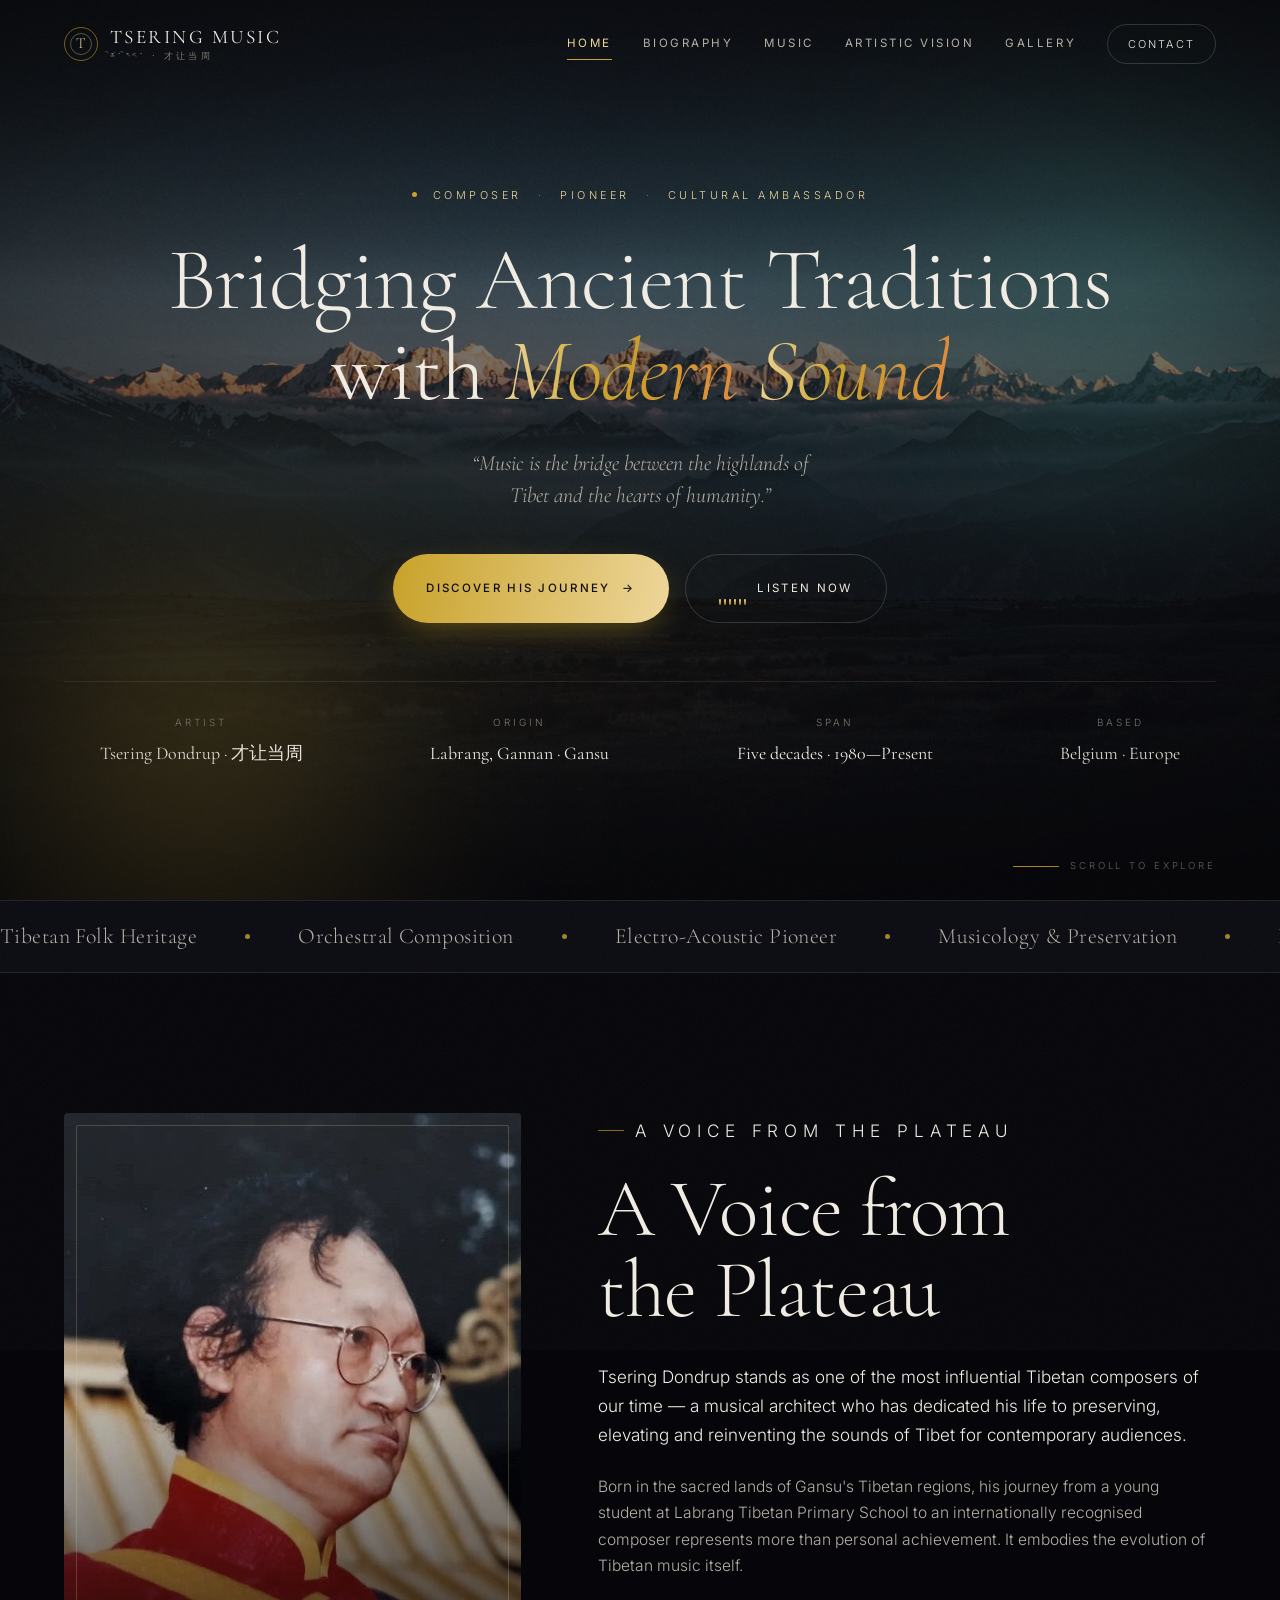
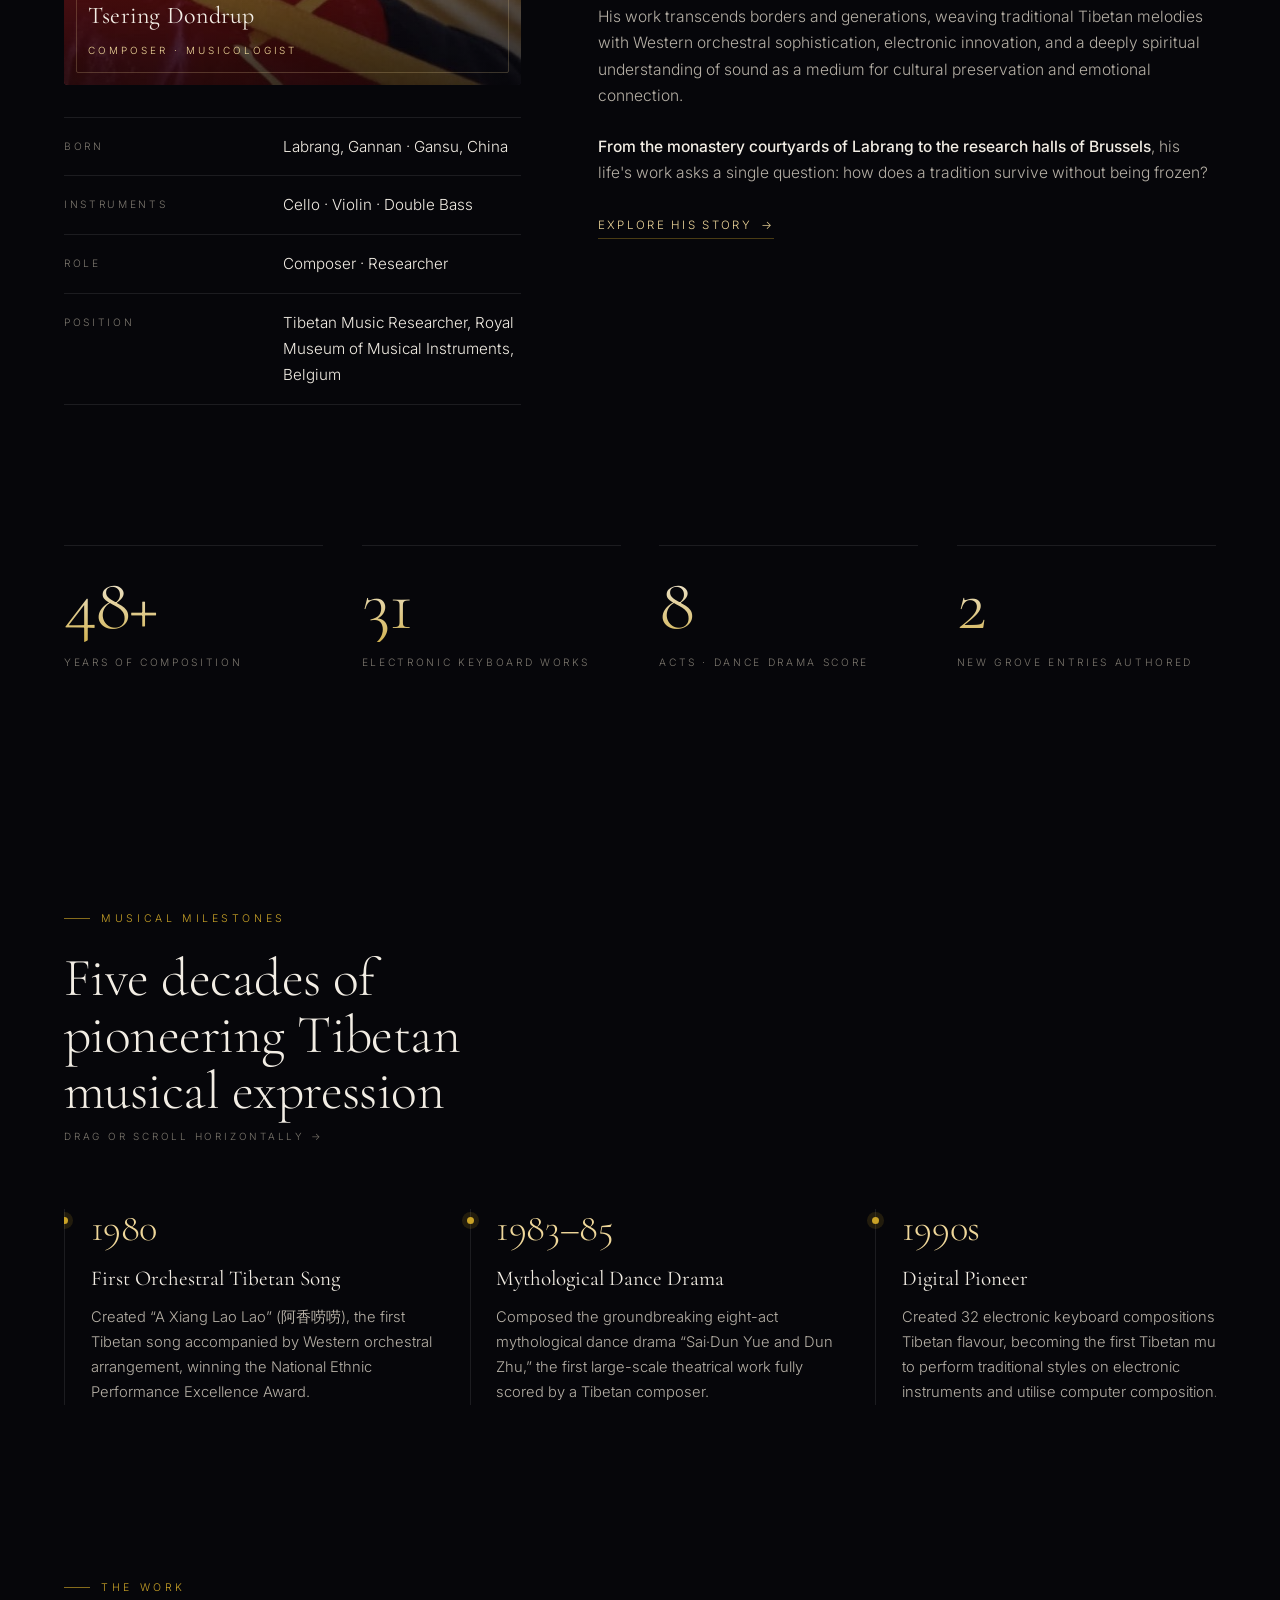
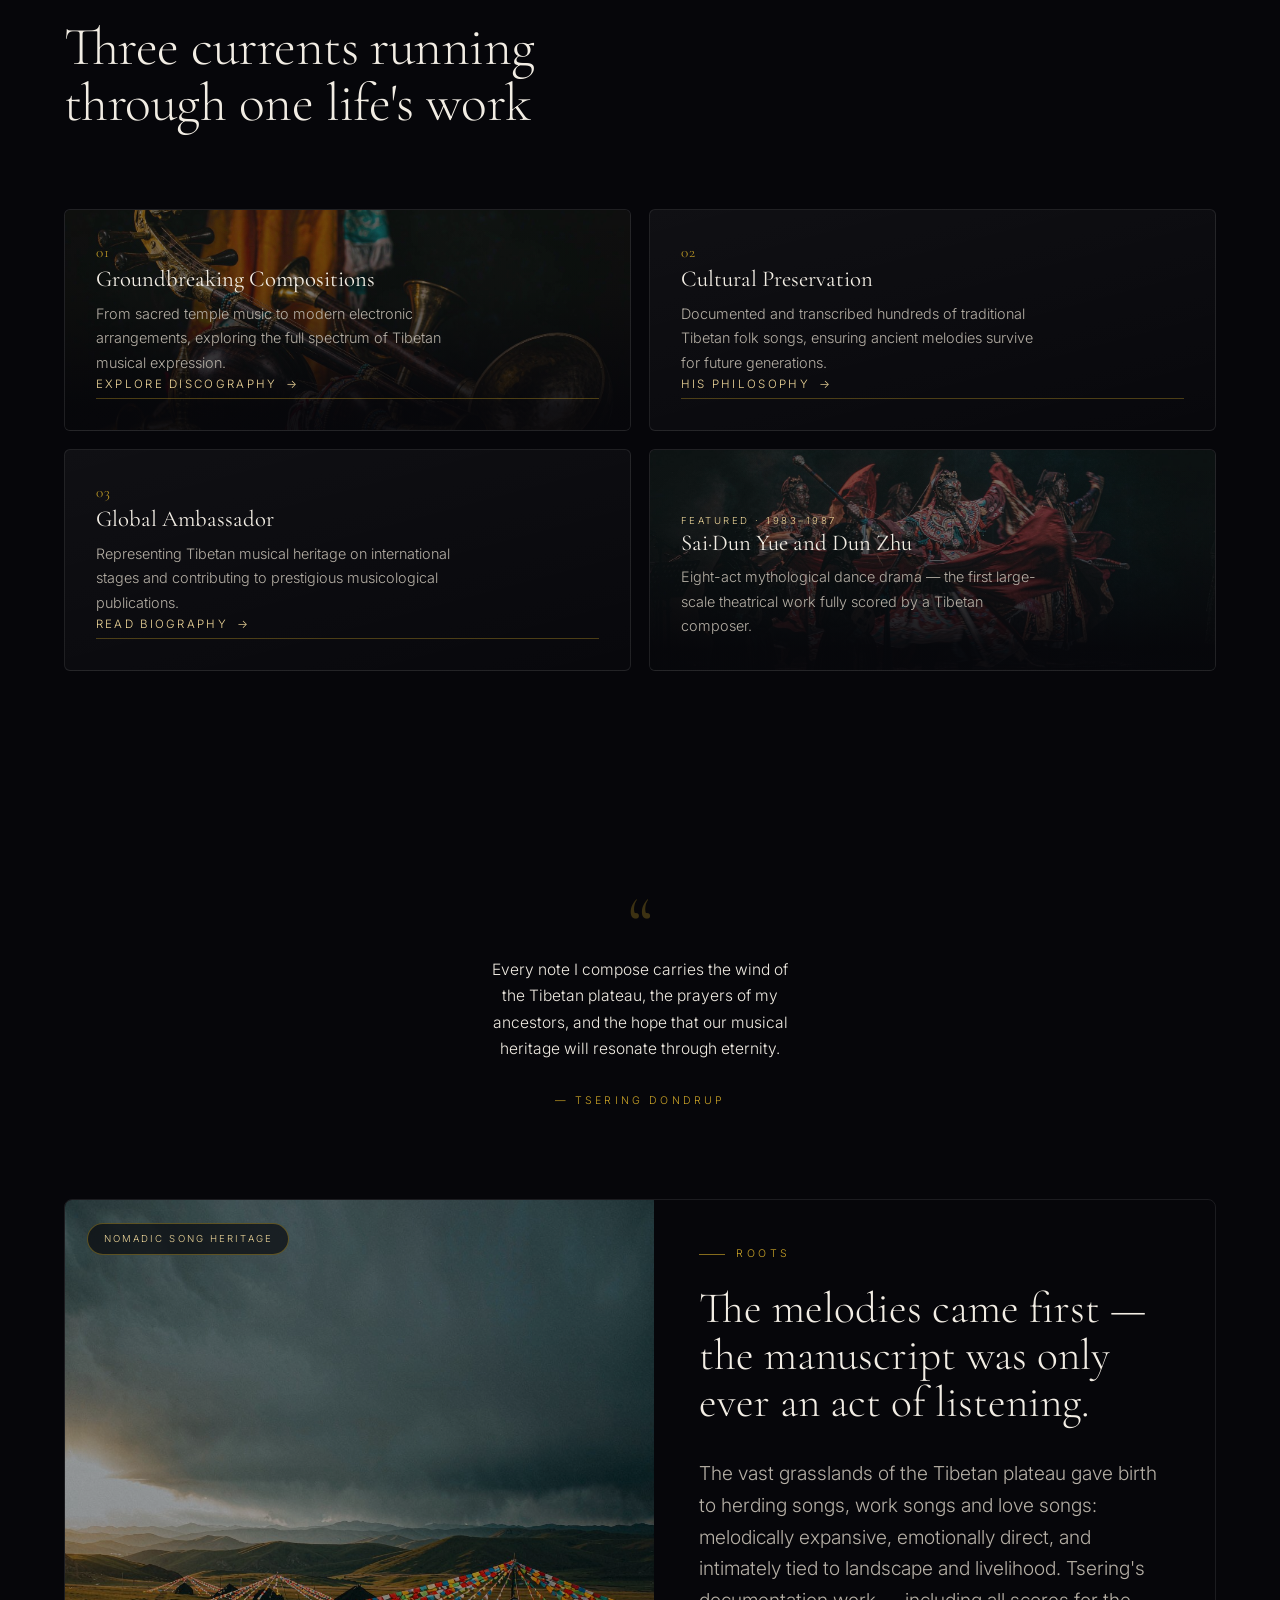
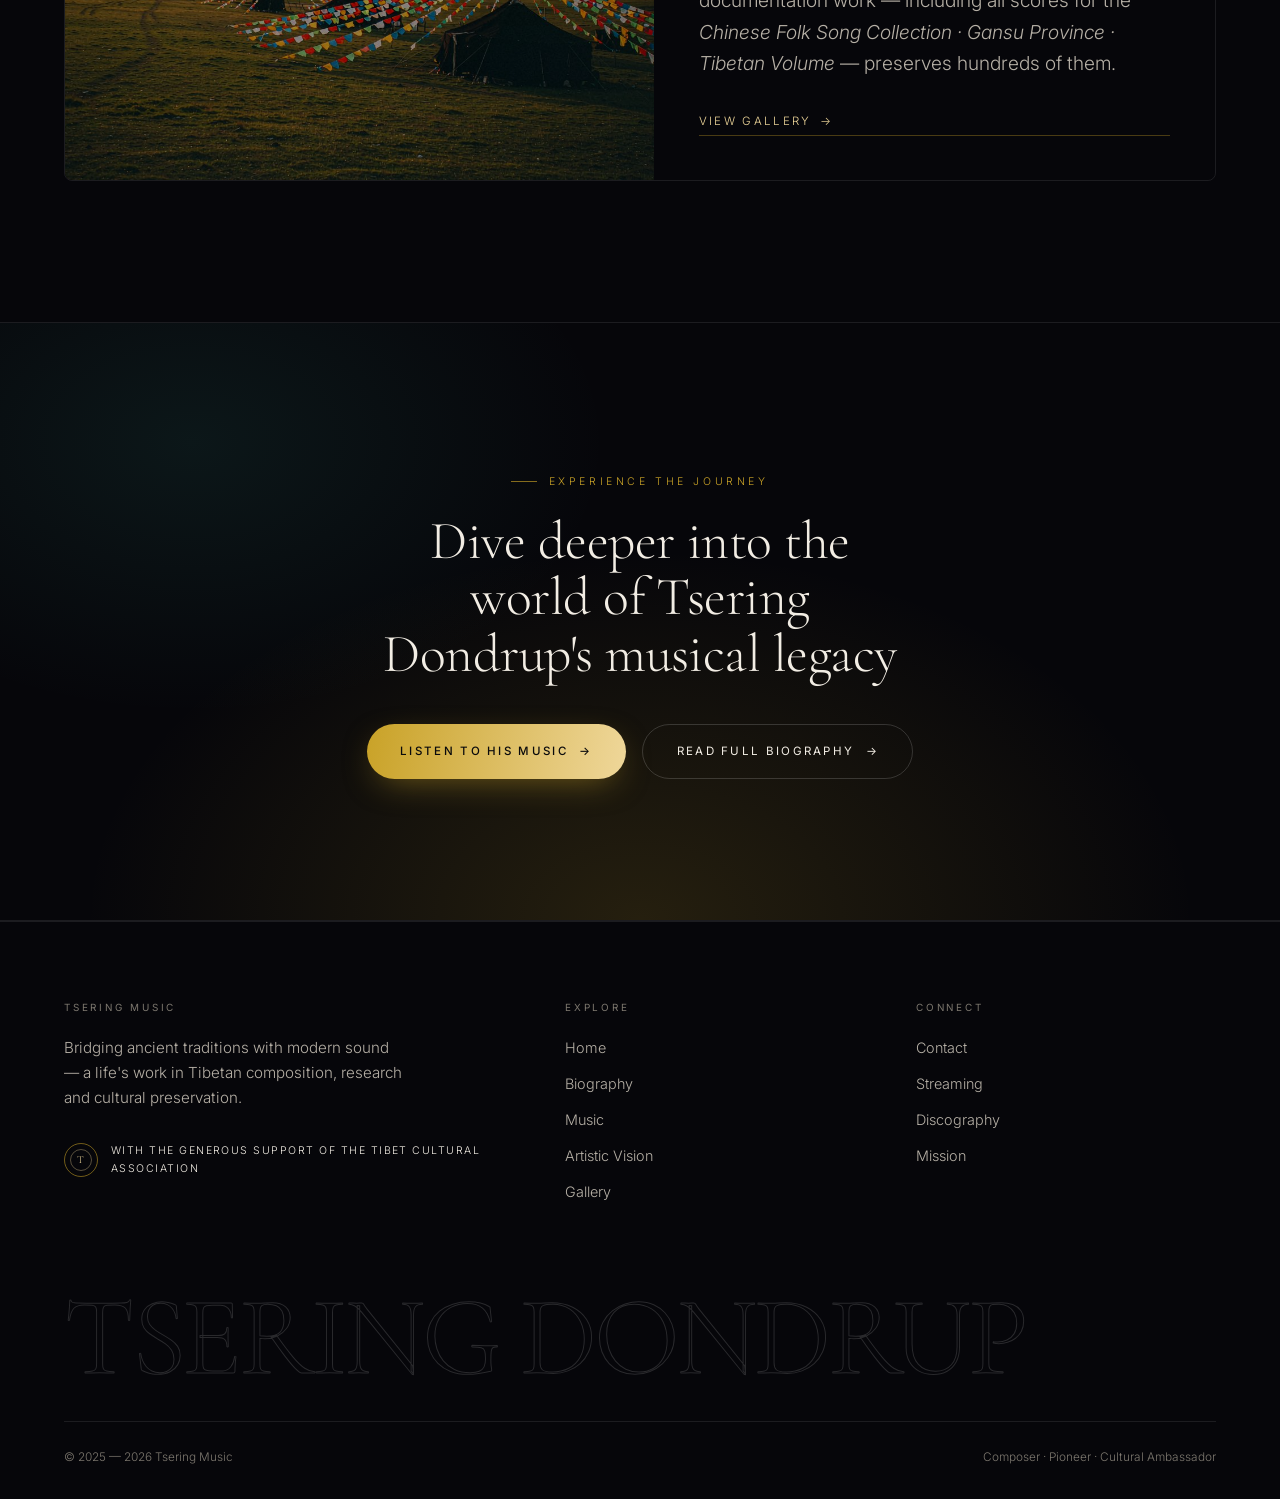
<file: index.html>
<!DOCTYPE html>
<html lang="en">
<head>
<script>document.documentElement.classList.add("js");</script>

<meta charset="UTF-8">
<meta name="viewport" content="width=device-width, initial-scale=1">
<title>Tsering Music — Tsering Dondrup · Tibetan Composer</title>
<meta name="description" content="Tsering Dondrup — composer, musicologist and cultural ambassador. Five decades of pioneering Tibetan musical expression, bridging ancient tradition with modern sound.">
<meta name="theme-color" content="#06060a">
<meta property="og:title" content="Tsering Music — Bridging Ancient Traditions with Modern Sound">
<meta property="og:description" content="The musical legacy of Tsering Dondrup: Tibetan composer, pioneer and cultural ambassador.">
<meta property="og:image" content="assets/img/plateau-dawn.jpg">
<link rel="preconnect" href="https://fonts.googleapis.com">
<link rel="preconnect" href="https://fonts.gstatic.com" crossorigin>
<link href="https://fonts.googleapis.com/css2?family=Cormorant+Garamond:ital,wght@0,300;0,400;0,500;1,300;1,400&family=Inter:wght@200;300;400;500&display=swap" rel="stylesheet">
<link rel="stylesheet" href="assets/css/style.css">
</head>
<body>

<a class="skip" href="#main">Skip to main content</a>

<!-- Preloader -->
<div class="loader">
  <div class="loader__inner">
    <div class="loader__mark">Tsering Dondrup</div>
    <div class="loader__rule"></div>
    <div class="loader__pct">000 — Loading</div>
  </div>
</div>

<div class="grain" aria-hidden="true"></div>
<div class="vignette" aria-hidden="true"></div>
<div class="progress"><div class="progress__bar"></div></div>

<!-- ================= NAV ================= -->
<header class="nav">
  <a class="brand" href="index.html" aria-label="Tsering Music — home">
    <span class="brand__glyph"><span>T</span></span>
    <span class="brand__name">Tsering Music<small>ཚེ་རིང་ · 才让当周</small></span>
  </a>

  <nav class="nav__links" aria-label="Primary">
    <a class="nav__link is-active" href="index.html">Home</a>
    <a class="nav__link" href="biography.html">Biography</a>
    <a class="nav__link" href="music.html">Music</a>
    <a class="nav__link" href="artistic-vision.html">Artistic Vision</a>
    <a class="nav__link" href="gallery.html">Gallery</a>
    <a class="nav__cta" href="contact.html"><span>Contact</span></a>
  </nav>

  <button class="burger" aria-label="Open menu" aria-expanded="false">
    <i></i><i></i><i></i>
  </button>
</header>

<div class="drawer" id="drawer">
  <a href="index.html">Home</a>
  <a href="biography.html">Biography</a>
  <a href="music.html">Music</a>
  <a href="artistic-vision.html">Artistic Vision</a>
  <a href="gallery.html">Gallery</a>
  <a href="contact.html">Contact</a>
  <p class="drawer__foot">Tibetan Music Researcher · Royal Museum of Musical Instruments, Belgium</p>
</div>

<main id="main">

<!-- ================= HERO ================= -->
<section class="hero">
  <div class="hero__bg" aria-hidden="true"></div>
  <div class="hero__scrim" aria-hidden="true"></div>
  <div class="hero__aura hero__aura--a" aria-hidden="true"></div>
  <div class="hero__aura hero__aura--b" aria-hidden="true"></div>

  <div class="wrap hero__inner">
    <p class="hero__kicker">
      <i></i> Composer <span class="muted">·</span> Pioneer <span class="muted">·</span> Cultural Ambassador
    </p>

    <h1 class="hero__title js-split">Bridging Ancient Traditions with <em>Modern Sound</em></h1>

    <p class="hero__sub">“Music is the bridge between the highlands of Tibet and the hearts of humanity.”</p>

    <div class="btn-row">
      <a class="btn btn--solid" href="#introduction">
        <span class="btn__label">Discover His Journey</span>
        <span class="btn__arrow" aria-hidden="true">→</span>
      </a>
      <a class="btn btn--ghost" href="music.html">
        <span class="eq" data-bars="6" aria-hidden="true"></span>
        <span class="btn__label">Listen Now</span>
      </a>
    </div>

    <dl class="hero__meta">
      <div>
        <dt>Artist</dt>
        <dd>Tsering Dondrup · 才让当周</dd>
      </div>
      <div>
        <dt>Origin</dt>
        <dd>Labrang, Gannan · Gansu</dd>
      </div>
      <div>
        <dt>Span</dt>
        <dd>Five decades · 1980—Present</dd>
      </div>
      <div>
        <dt>Based</dt>
        <dd>Belgium · Europe</dd>
      </div>
    </dl>
  </div>

  <div class="scroll-cue" aria-hidden="true">
    <span class="scroll-cue__line"></span> Scroll to explore
  </div>
</section>

<!-- ================= MARQUEE ================= -->
<div class="marquee" aria-hidden="true">
  <div class="marquee__track">
    <span class="marquee__item">Tibetan Folk Heritage</span>
    <span class="marquee__item">Orchestral Composition</span>
    <span class="marquee__item">Electro-Acoustic Pioneer</span>
    <span class="marquee__item">Musicology &amp; Preservation</span>
    <span class="marquee__item">Labrang Monastery Tradition</span>
    <span class="marquee__item">New Grove Dictionary</span>
    <span class="marquee__item">Dance Drama Scoring</span>
    <span class="marquee__item">Cultural Ambassador</span>
  </div>
  <div class="marquee__track">
    <span class="marquee__item">Tibetan Folk Heritage</span>
    <span class="marquee__item">Orchestral Composition</span>
    <span class="marquee__item">Electro-Acoustic Pioneer</span>
    <span class="marquee__item">Musicology &amp; Preservation</span>
    <span class="marquee__item">Labrang Monastery Tradition</span>
    <span class="marquee__item">New Grove Dictionary</span>
    <span class="marquee__item">Dance Drama Scoring</span>
    <span class="marquee__item">Cultural Ambassador</span>
  </div>
</div>

<!-- ================= INTRODUCTION ================= -->
<section class="section" id="introduction">
  <div class="wrap">
    <div class="split">
      <aside class="split__aside">
        <div class="portrait" data-reveal="scale">
          <img src="assets/img/tsering-hero.jpg" alt="Portrait of Tsering Dondrup, Tibetan composer" loading="lazy">
          <span class="portrait__frame"></span>
          <div class="portrait__cap">
            <strong>Tsering Dondrup</strong>
            <span>Composer · Musicologist</span>
          </div>
        </div>

        <dl class="facts">
          <div><dt>Born</dt><dd>Labrang, Gannan · Gansu, China</dd></div>
          <div><dt>Instruments</dt><dd>Cello · Violin · Double Bass</dd></div>
          <div><dt>Role</dt><dd>Composer · Researcher</dd></div>
          <div><dt>Position</dt><dd>Tibetan Music Researcher, Royal Museum of Musical Instruments, Belgium</dd></div>
        </dl>
      </aside>

      <div class="prose">
        <p class="eyebrow" data-reveal="fade">A Voice from the Plateau</p>
        <h2 class="h-display" data-reveal data-delay="60">A Voice from<br>the Plateau</h2>

        <div data-reveal data-delay="140">
          <p style="margin-top:2rem">Tsering Dondrup stands as one of the most influential Tibetan composers of our time — a musical architect who has dedicated his life to preserving, elevating and reinventing the sounds of Tibet for contemporary audiences.</p>
          <p>Born in the sacred lands of Gansu's Tibetan regions, his journey from a young student at Labrang Tibetan Primary School to an internationally recognised composer represents more than personal achievement. It embodies the evolution of Tibetan music itself.</p>
          <p>His work transcends borders and generations, weaving traditional Tibetan melodies with Western orchestral sophistication, electronic innovation, and a deeply spiritual understanding of sound as a medium for cultural preservation and emotional connection.</p>
          <p><strong>From the monastery courtyards of Labrang to the research halls of Brussels</strong>, his life's work asks a single question: how does a tradition survive without being frozen?</p>
          <a class="tlink" href="biography.html">Explore his story <span aria-hidden="true">→</span></a>
        </div>
      </div>
    </div>
  </div>
</section>

<!-- ================= STATS ================= -->
<section class="section section--tight" style="padding-top:0">
  <div class="wrap">
    <div class="stats">
      <div class="stat" data-reveal data-delay="0">
        <div class="stat__num"><span data-count="50">0</span>+</div>
        <div class="stat__label">Years of composition</div>
      </div>
      <div class="stat" data-reveal data-delay="80">
        <div class="stat__num"><span data-count="32">0</span></div>
        <div class="stat__label">Electronic keyboard works</div>
      </div>
      <div class="stat" data-reveal data-delay="160">
        <div class="stat__num"><span data-count="8">0</span></div>
        <div class="stat__label">Acts · dance drama score</div>
      </div>
      <div class="stat" data-reveal data-delay="240">
        <div class="stat__num"><span data-count="2">0</span></div>
        <div class="stat__label">New Grove entries authored</div>
      </div>
    </div>
  </div>
</section>

<!-- ================= MILESTONES ================= -->
<section class="section" id="milestones">
  <div class="wrap">
    <p class="eyebrow" data-reveal="fade">Musical Milestones</p>
    <h2 class="h2" data-reveal data-delay="60" style="max-width:18ch">Five decades of pioneering Tibetan musical expression</h2>
    <p class="tl-hint" data-reveal="fade">Drag or scroll horizontally →</p>

    <div class="timeline">
      <article class="tl-item" data-reveal data-delay="0">
        <span class="tl-item__year">1980</span>
        <h3 class="tl-item__title">First Orchestral Tibetan Song</h3>
        <p class="tl-item__text">Created “A Xiang Lao Lao” (阿香唠唠), the first Tibetan song accompanied by Western orchestral arrangement, winning the National Ethnic Performance Excellence Award.</p>
      </article>
      <article class="tl-item" data-reveal data-delay="60">
        <span class="tl-item__year">1983–85</span>
        <h3 class="tl-item__title">Mythological Dance Drama</h3>
        <p class="tl-item__text">Composed the groundbreaking eight-act mythological dance drama “Sai·Dun Yue and Dun Zhu,” the first large-scale theatrical work fully scored by a Tibetan composer.</p>
      </article>
      <article class="tl-item" data-reveal data-delay="120">
        <span class="tl-item__year">1990s</span>
        <h3 class="tl-item__title">Digital Pioneer</h3>
        <p class="tl-item__text">Created 32 electronic keyboard compositions with Tibetan flavour, becoming the first Tibetan musician to perform traditional styles on electronic instruments and utilise computer composition.</p>
      </article>
      <article class="tl-item" data-reveal data-delay="180">
        <span class="tl-item__year">1999</span>
        <h3 class="tl-item__title">International Recognition</h3>
        <p class="tl-item__text">Co-authored entries on Tibetan traditional music for the prestigious New Grove Dictionary of Music and Musicians, filling the gap of authentic Tibetan voices in international musicology.</p>
      </article>
      <article class="tl-item" data-reveal data-delay="240">
        <span class="tl-item__year">2005—</span>
        <h3 class="tl-item__title">Research &amp; Preservation</h3>
        <p class="tl-item__text">Appointed Tibetan Music Researcher at the Royal Museum of Musical Instruments in Belgium, continuing to bridge Eastern and Western musical understanding.</p>
      </article>
    </div>
  </div>
</section>

<!-- ================= BENTO / PILLARS ================= -->
<section class="section" id="work" style="padding-top:0">
  <div class="wrap">
    <p class="eyebrow" data-reveal="fade">The Work</p>
    <h2 class="h2" data-reveal data-delay="60" style="max-width:20ch">Three currents running through one life's work</h2>

    <div class="bento">
      <article class="card card--wide card--img" data-reveal data-delay="0">
        <img src="assets/img/instruments.jpg" alt="Traditional Tibetan musical instruments" loading="lazy">
        <div class="card__body">
          <span class="card__num">01</span>
          <h3 class="card__title">Groundbreaking Compositions</h3>
          <p class="card__text">From sacred temple music to modern electronic arrangements, exploring the full spectrum of Tibetan musical expression.</p>
          <a class="tlink" href="music.html">Explore discography <span aria-hidden="true">→</span></a>
        </div>
      </article>

      <article class="card card--wide" data-reveal data-delay="80">
        <span class="card__num">02</span>
        <h3 class="card__title">Cultural Preservation</h3>
        <p class="card__text">Documented and transcribed hundreds of traditional Tibetan folk songs, ensuring ancient melodies survive for future generations.</p>
        <a class="tlink" href="artistic-vision.html">His philosophy <span aria-hidden="true">→</span></a>
      </article>

      <article class="card card--third" data-reveal data-delay="140">
        <span class="card__num">03</span>
        <h3 class="card__title">Global Ambassador</h3>
        <p class="card__text">Representing Tibetan musical heritage on international stages and contributing to prestigious musicological publications.</p>
        <a class="tlink" href="biography.html">Read biography <span aria-hidden="true">→</span></a>
      </article>

      <article class="card card--third card--img" data-reveal data-delay="200">
        <img src="assets/img/dance-drama.jpg" alt="Tibetan dance drama performance on stage" loading="lazy">
        <div class="card__body">
          <span class="card__tag">Featured · 1983–1987</span>
          <h3 class="card__title">Sai·Dun Yue and Dun Zhu</h3>
          <p class="card__text">Eight-act mythological dance drama — the first large-scale theatrical work fully scored by a Tibetan composer.</p>
        </div>
      </article>
    </div>
  </div>
</section>

<!-- ================= QUOTE ================= -->
<section class="section section--tight">
  <div class="wrap">
    <blockquote class="quote quote-lg" data-reveal>
      <span class="quote__mark" aria-hidden="true">“</span>
      <p>Every note I compose carries the wind of the Tibetan plateau, the prayers of my ancestors, and the hope that our musical heritage will resonate through eternity.</p>
      <cite>— Tsering Dondrup</cite>
    </blockquote>
  </div>
</section>

<!-- ================= FEATURED IMAGE BAND ================= -->
<section class="section" style="padding-top:0">
  <div class="wrap">
    <div class="feature" data-reveal>
      <div class="feature__media">
        <img src="assets/img/prayer-flags.jpg" alt="Prayer flags over the Tibetan grasslands" loading="lazy">
        <span class="feature__badge">Nomadic Song Heritage</span>
      </div>
      <div class="feature__body">
        <p class="eyebrow">Roots</p>
        <h3 class="feature__title">The melodies came first — the manuscript was only ever an act of listening.</h3>
        <p class="lead mt-2">The vast grasslands of the Tibetan plateau gave birth to herding songs, work songs and love songs: melodically expansive, emotionally direct, and intimately tied to landscape and livelihood. Tsering's documentation work — including all scores for the <em>Chinese Folk Song Collection · Gansu Province · Tibetan Volume</em> — preserves hundreds of them.</p>
        <a class="tlink mt-2" href="gallery.html">View gallery <span aria-hidden="true">→</span></a>
      </div>
    </div>
  </div>
</section>

<!-- ================= CTA ================= -->
<section class="section cta">
  <div class="cta__bg" aria-hidden="true"></div>
  <div class="wrap">
    <p class="eyebrow" data-reveal="fade" style="justify-content:center">Experience the Journey</p>
    <h2 class="h2" data-reveal data-delay="60" style="max-width:20ch;margin-inline:auto">Dive deeper into the world of Tsering Dondrup's musical legacy</h2>
    <div class="btn-row" data-reveal data-delay="140">
      <a class="btn btn--solid" href="music.html">
        <span class="btn__label">Listen to His Music</span>
        <span class="btn__arrow" aria-hidden="true">→</span>
      </a>
      <a class="btn btn--ghost" href="biography.html">
        <span class="btn__label">Read Full Biography</span>
        <span class="btn__arrow" aria-hidden="true">→</span>
      </a>
    </div>
  </div>
</section>

</main>

<!-- ================= FOOTER ================= -->
<footer class="footer">
  <div class="wrap">
    <div class="footer__grid">
      <div>
        <h4>Tsering Music</h4>
        <p class="lead" style="font-size:0.95rem;max-width:38ch">Bridging ancient traditions with modern sound — a life's work in Tibetan composition, research and cultural preservation.</p>
        <div class="footer__support mt-2">
          <span class="brand__glyph"><span>T</span></span>
          <span>With the generous support of the Tibet Cultural Association</span>
        </div>
      </div>
      <div>
        <h4>Explore</h4>
        <ul>
          <li><a href="index.html">Home</a></li>
          <li><a href="biography.html">Biography</a></li>
          <li><a href="music.html">Music</a></li>
          <li><a href="artistic-vision.html">Artistic Vision</a></li>
          <li><a href="gallery.html">Gallery</a></li>
        </ul>
      </div>
      <div>
        <h4>Connect</h4>
        <ul>
          <li><a href="contact.html">Contact</a></li>
          <li><a href="music.html#listen">Streaming</a></li>
          <li><a href="music.html#discography">Discography</a></li>
          <li><a href="artistic-vision.html#mission">Mission</a></li>
        </ul>
      </div>
    </div>

    <div class="footer__big" aria-hidden="true">TSERING DONDRUP</div>

    <div class="footer__legal">
      <span>© 2025 — 2026 Tsering Music</span>
      <span>Composer · Pioneer · Cultural Ambassador</span>
    </div>
  </div>
</footer>

<script src="assets/js/main.js"></script>
</body>
</html>
</file>
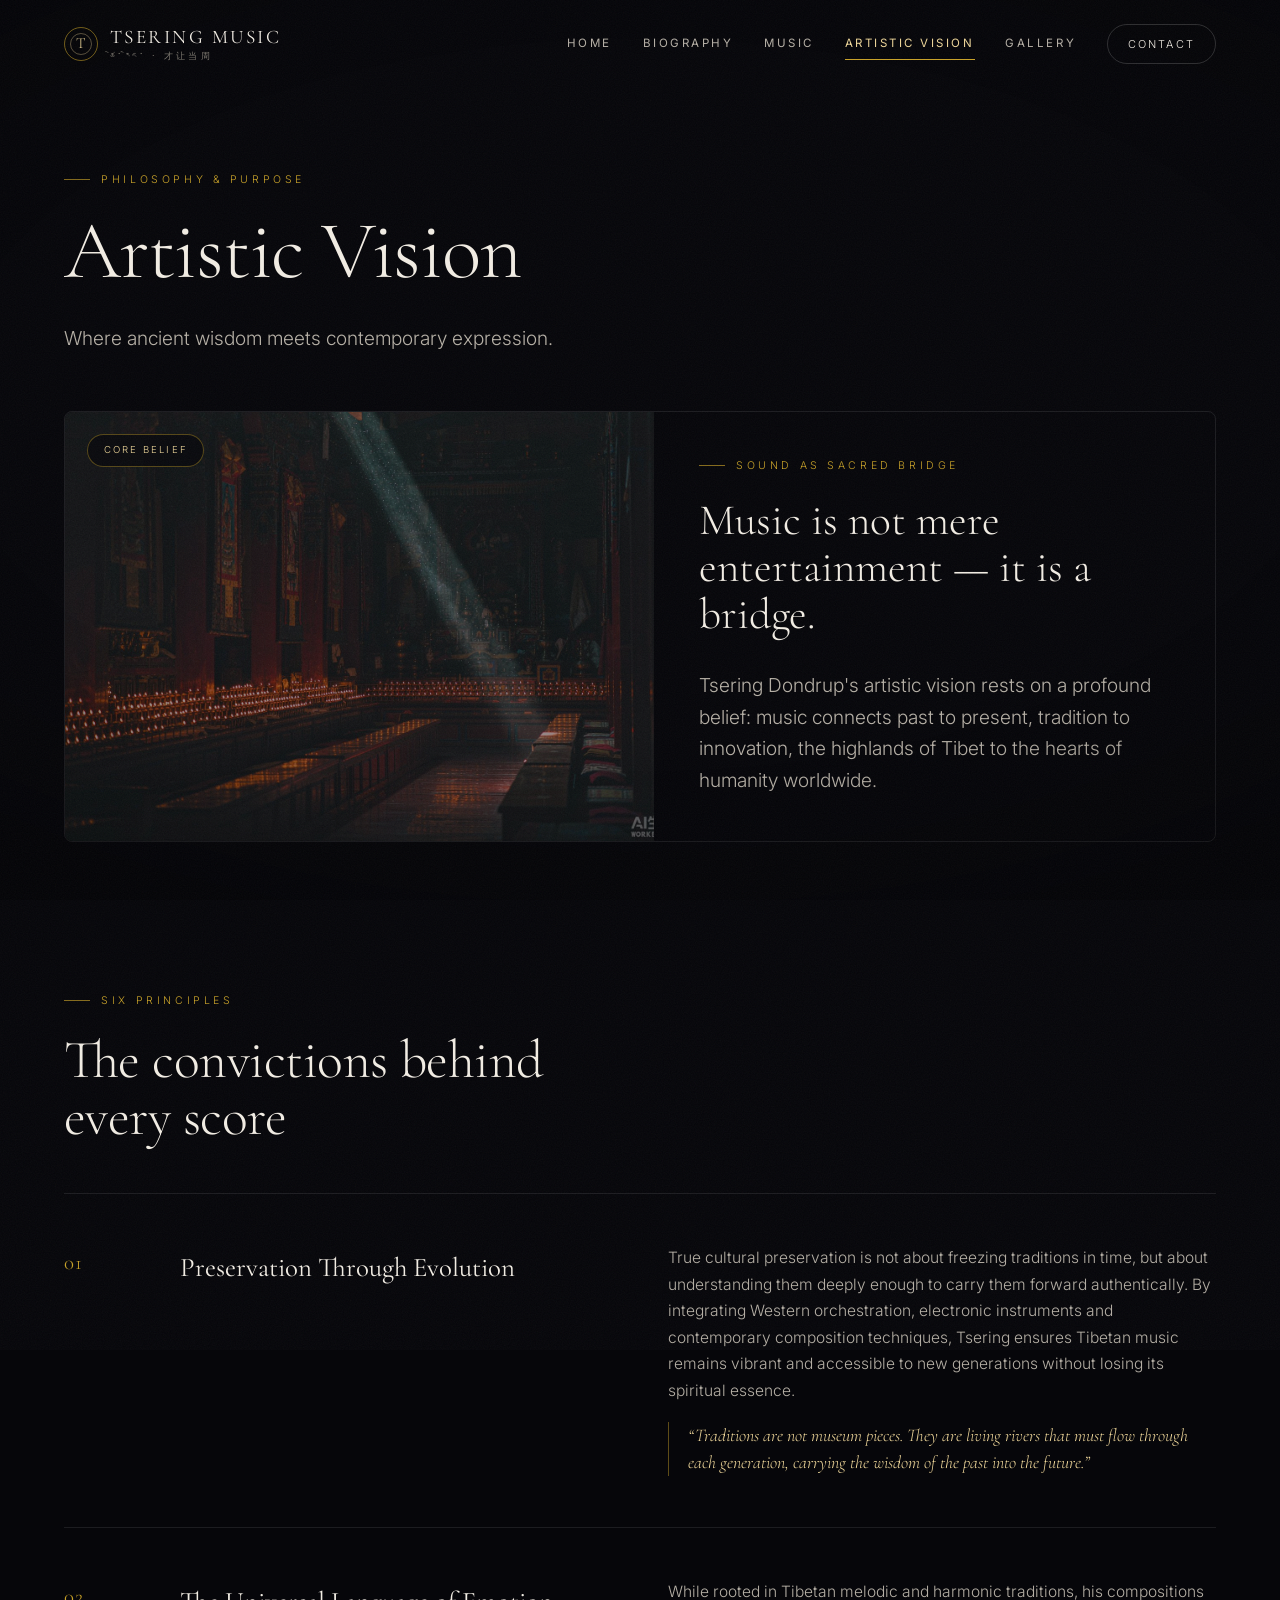
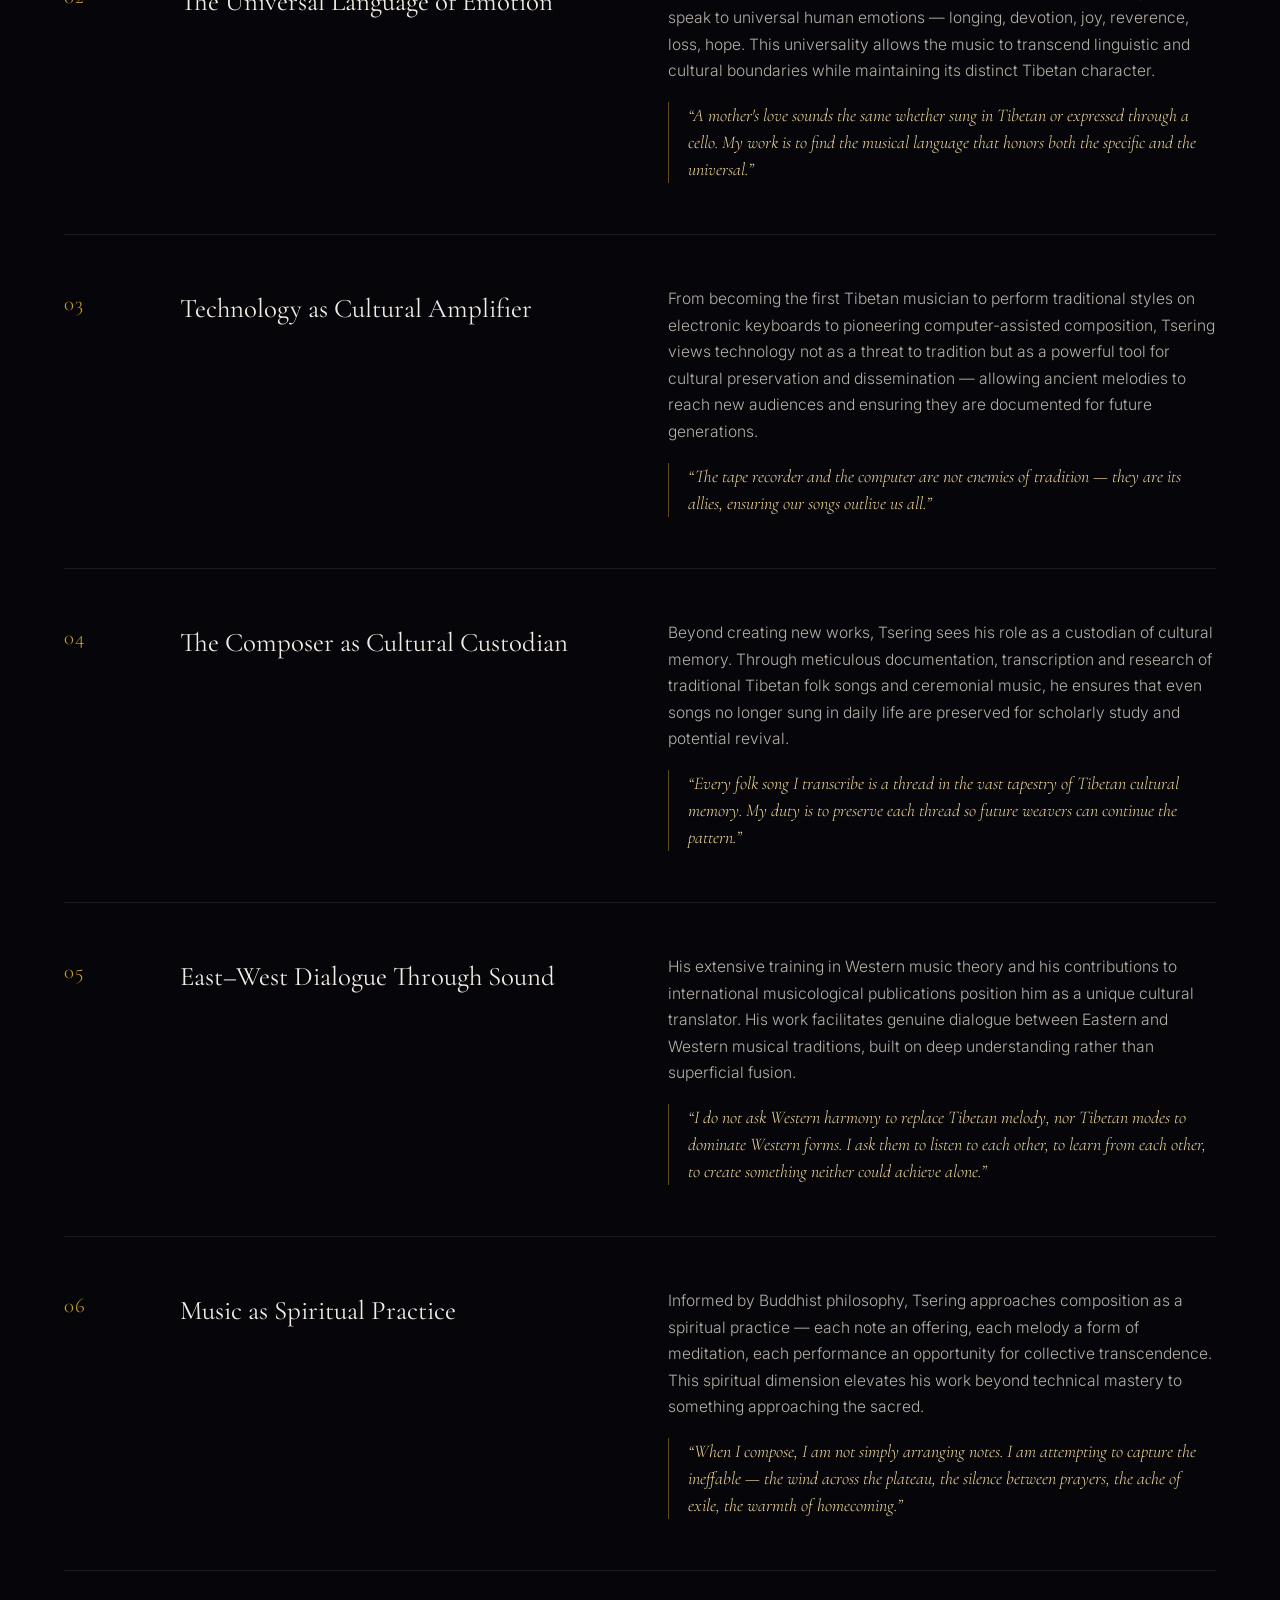
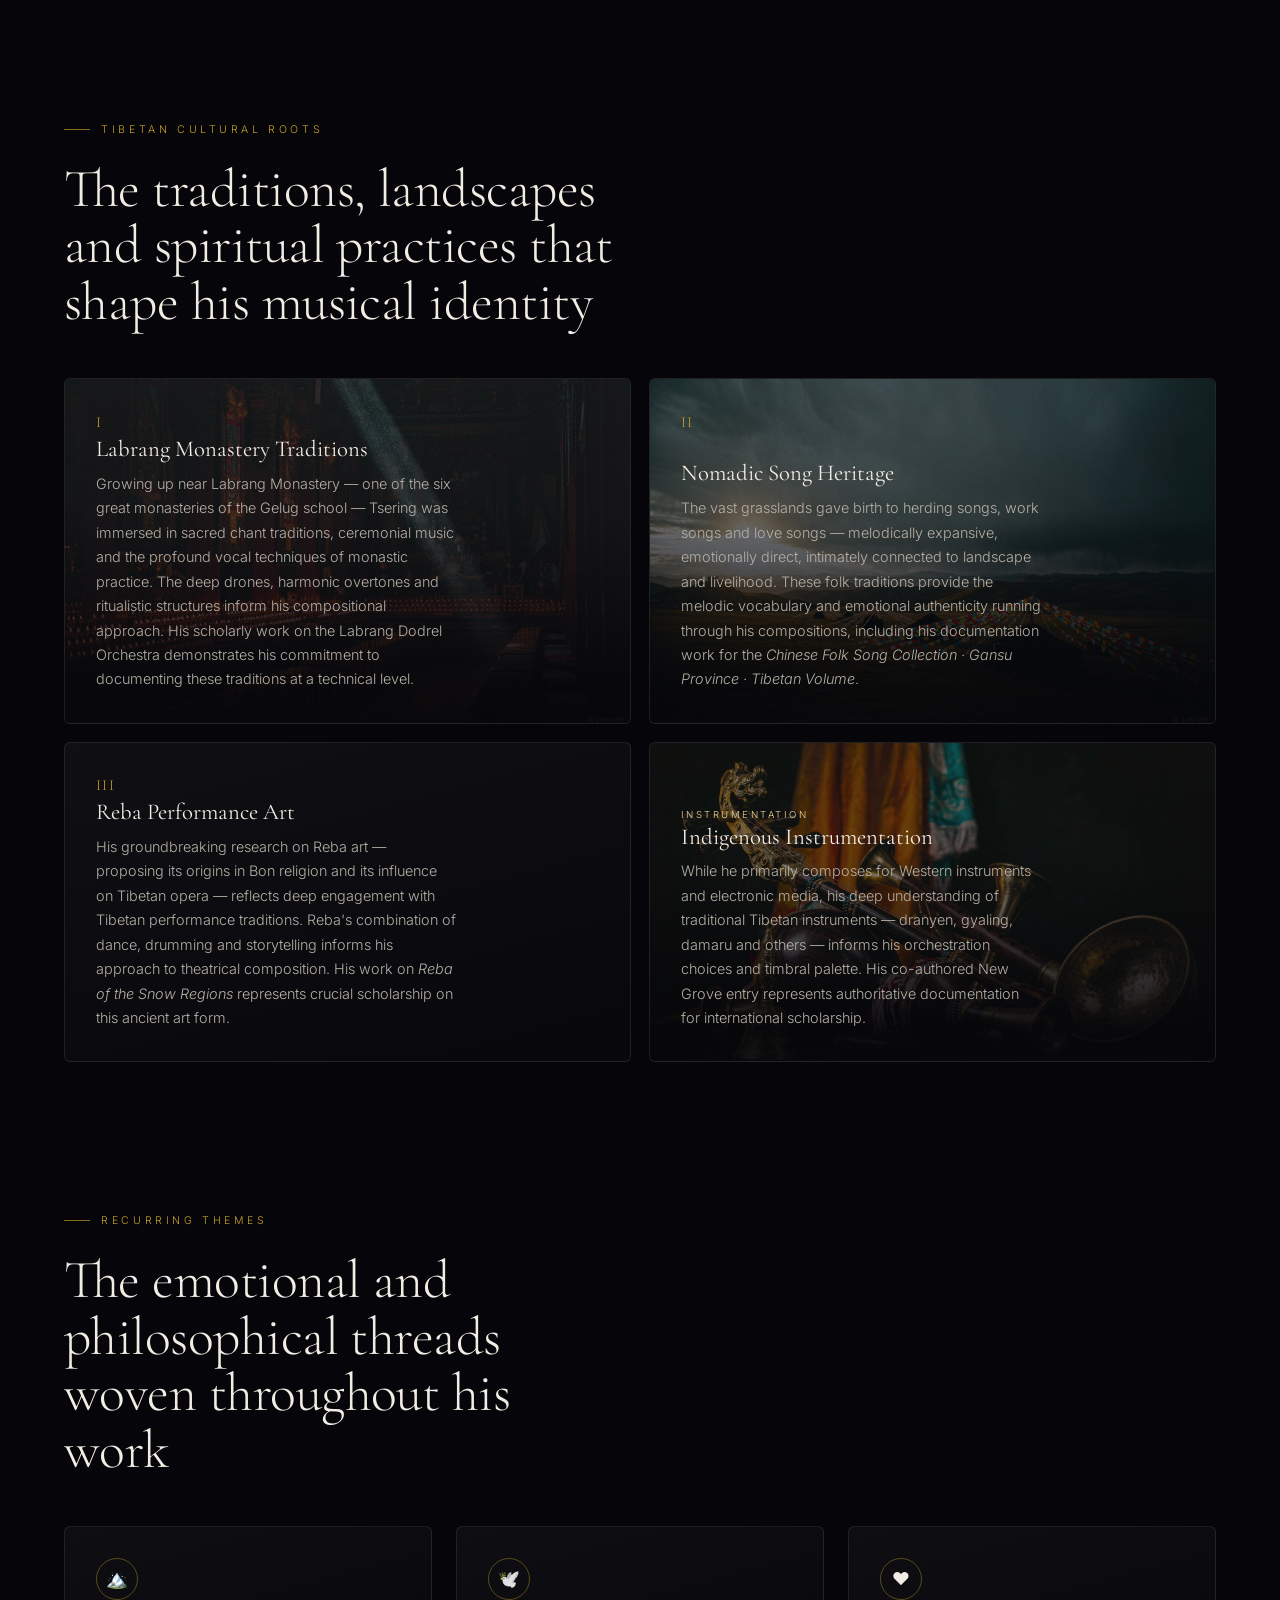
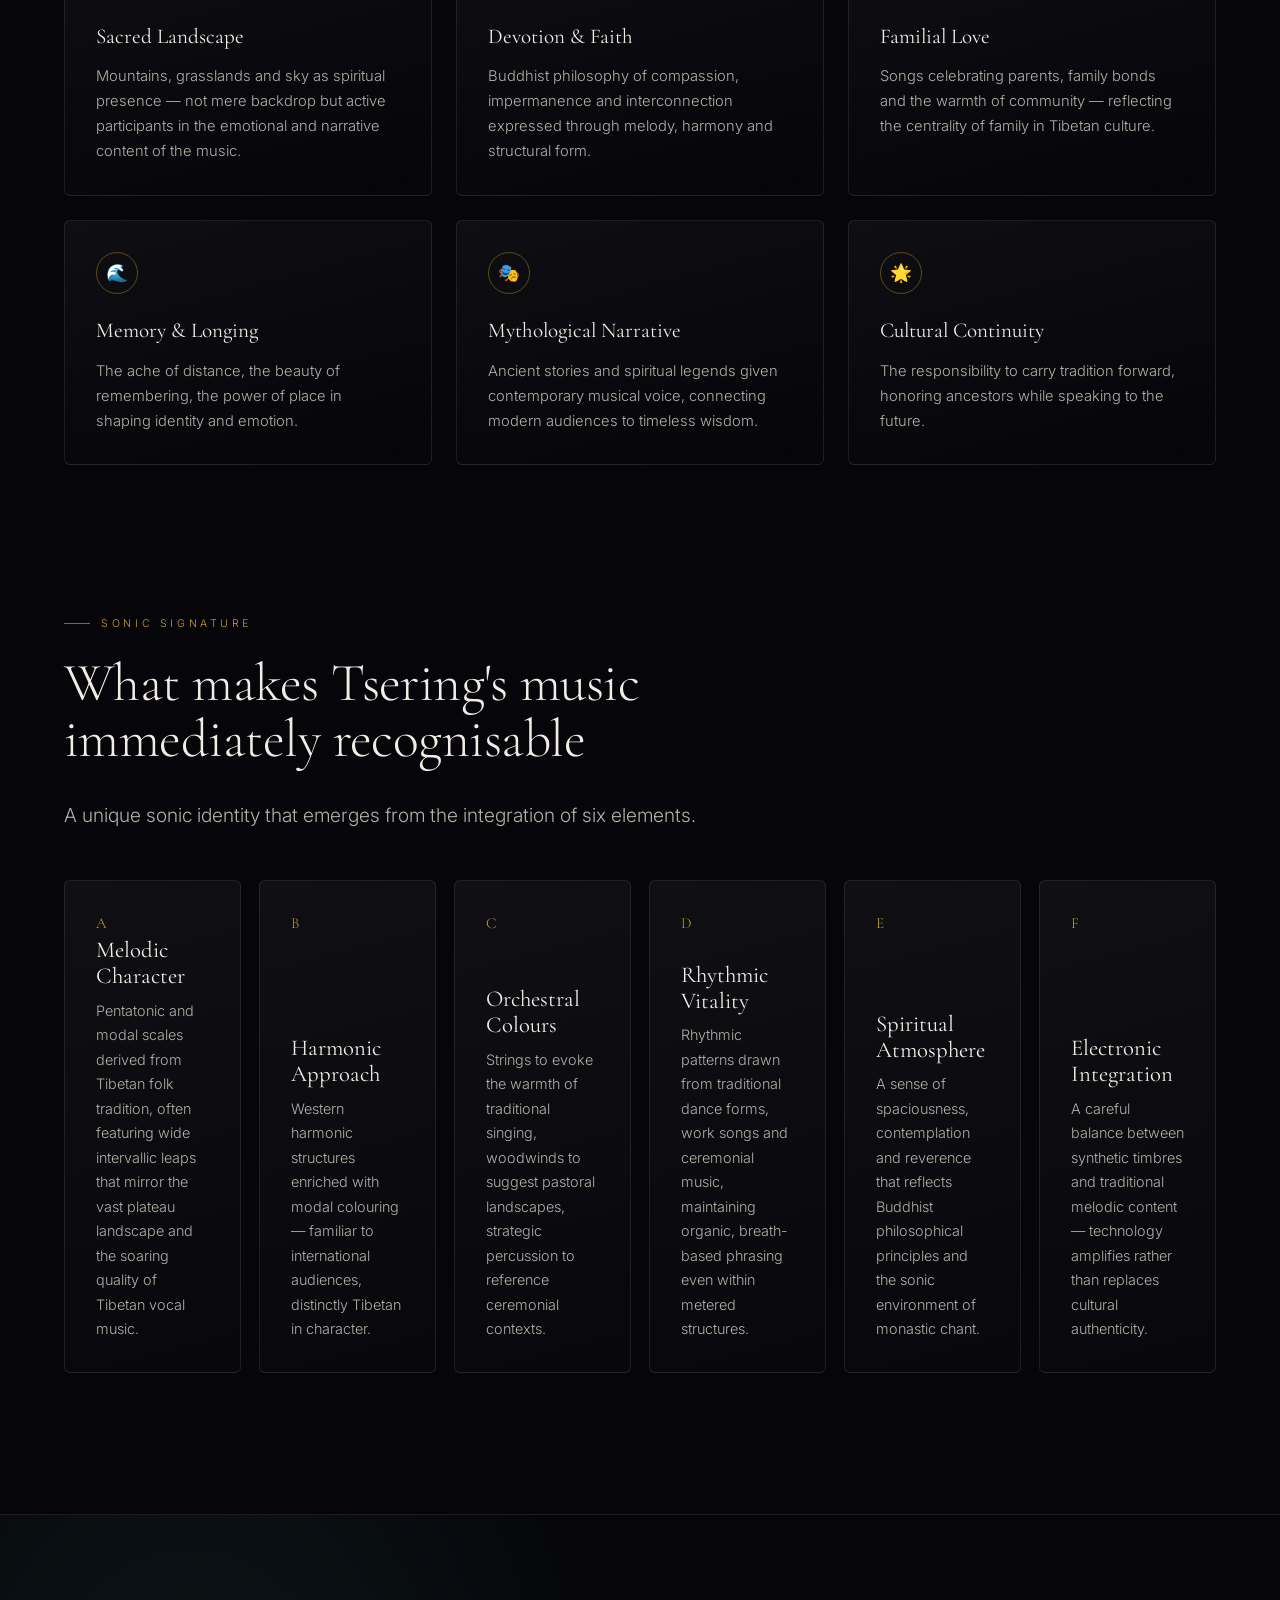
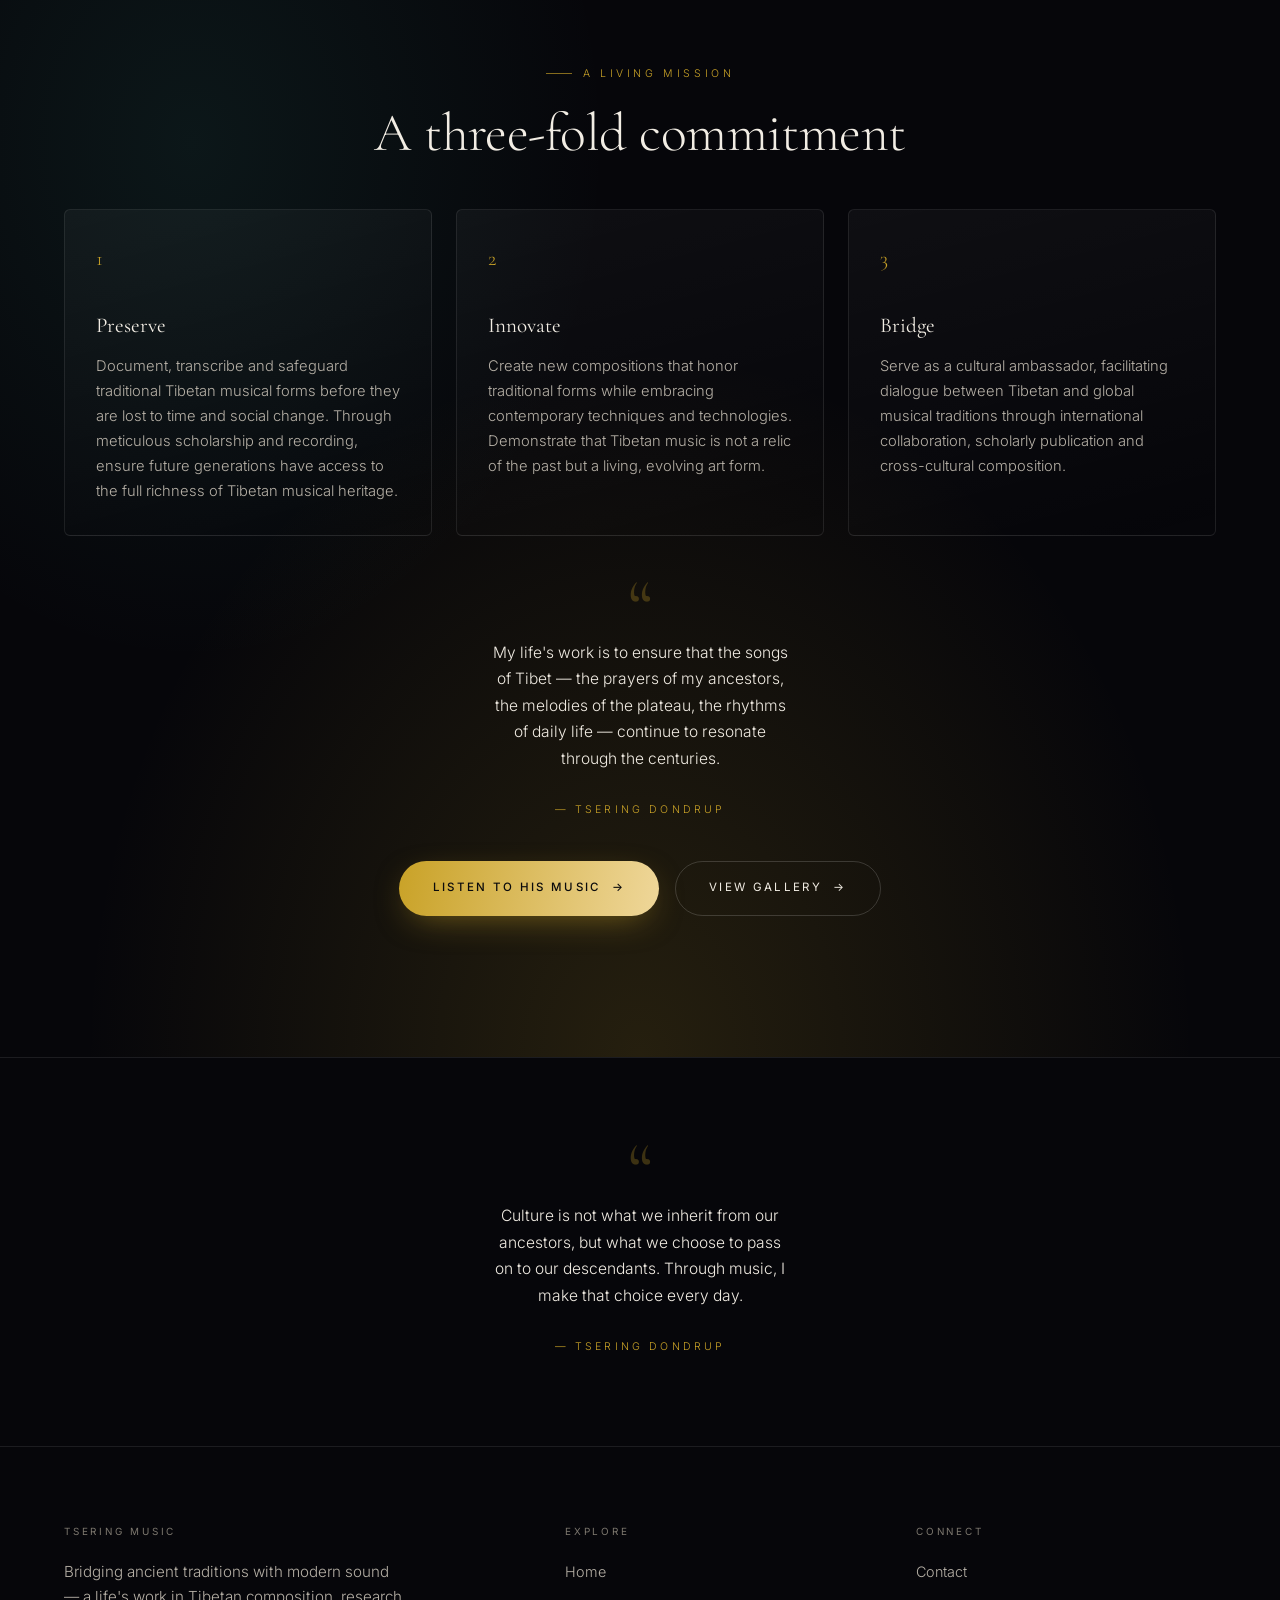
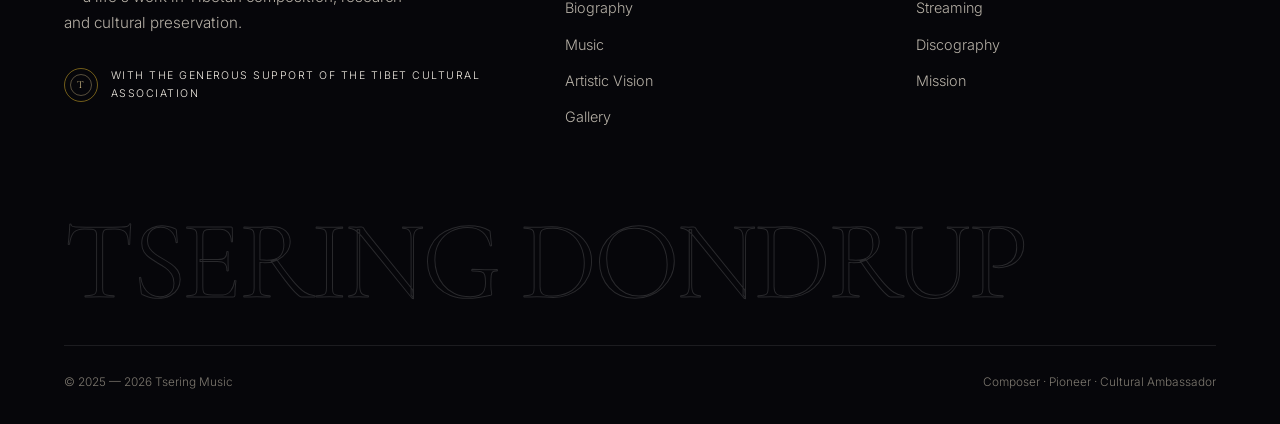
<file: artistic-vision.html>
<!DOCTYPE html>
<html lang="en">
<head>
<script>document.documentElement.classList.add("js");</script>

<meta charset="UTF-8">
<meta name="viewport" content="width=device-width, initial-scale=1">
<title>Artistic Vision — Philosophy &amp; Purpose | Tsering Music</title>
<meta name="description" content="Tsering Dondrup's artistic vision: preservation through evolution, technology as cultural amplifier, and music as a sacred bridge between Tibet and the world.">
<meta name="theme-color" content="#06060a">
<link rel="preconnect" href="https://fonts.googleapis.com">
<link rel="preconnect" href="https://fonts.gstatic.com" crossorigin>
<link href="https://fonts.googleapis.com/css2?family=Cormorant+Garamond:ital,wght@0,300;0,400;0,500;1,300;1,400&family=Inter:wght@200;300;400;500&display=swap" rel="stylesheet">
<link rel="stylesheet" href="assets/css/style.css">
</head>
<body>

<a class="skip" href="#main">Skip to main content</a>

<div class="loader">
  <div class="loader__inner">
    <div class="loader__mark">Artistic Vision</div>
    <div class="loader__rule"></div>
    <div class="loader__pct">000 — Loading</div>
  </div>
</div>

<div class="grain" aria-hidden="true"></div>
<div class="vignette" aria-hidden="true"></div>
<div class="progress"><div class="progress__bar"></div></div>

<header class="nav">
  <a class="brand" href="index.html" aria-label="Tsering Music — home">
    <span class="brand__glyph"><span>T</span></span>
    <span class="brand__name">Tsering Music<small>ཚེ་རིང་ · 才让当周</small></span>
  </a>
  <nav class="nav__links" aria-label="Primary">
    <a class="nav__link" href="index.html">Home</a>
    <a class="nav__link" href="biography.html">Biography</a>
    <a class="nav__link" href="music.html">Music</a>
    <a class="nav__link is-active" href="artistic-vision.html">Artistic Vision</a>
    <a class="nav__link" href="gallery.html">Gallery</a>
    <a class="nav__cta" href="contact.html"><span>Contact</span></a>
  </nav>
  <button class="burger" aria-label="Open menu" aria-expanded="false"><i></i><i></i><i></i></button>
</header>

<div class="drawer" id="drawer">
  <a href="index.html">Home</a>
  <a href="biography.html">Biography</a>
  <a href="music.html">Music</a>
  <a href="artistic-vision.html">Artistic Vision</a>
  <a href="gallery.html">Gallery</a>
  <a href="contact.html">Contact</a>
  <p class="drawer__foot">Tibetan Music Researcher · Royal Museum of Musical Instruments, Belgium</p>
</div>

<main id="main">

<!-- ===== HEADER ===== -->
<section class="section" style="padding-bottom:clamp(2rem,5vw,3.5rem);padding-top:clamp(9rem,18vh,13rem)">
  <div class="wrap">
    <p class="eyebrow" data-reveal="fade">Philosophy &amp; Purpose</p>
    <h1 class="h-display js-split" data-reveal data-delay="60">Artistic Vision</h1>
    <p class="lead mt-2" data-reveal data-delay="160">Where ancient wisdom meets contemporary expression.</p>
  </div>
</section>

<!-- ===== CORE BELIEF ===== -->
<section class="section" style="padding-top:0">
  <div class="wrap">
    <div class="feature" data-reveal>
      <div class="feature__media">
        <img src="assets/img/monastery-lamps.jpg" alt="Butter lamps inside a Tibetan monastery prayer hall" loading="lazy">
        <span class="feature__badge">Core Belief</span>
      </div>
      <div class="feature__body">
        <p class="eyebrow">Sound as Sacred Bridge</p>
        <h2 class="feature__title">Music is not mere entertainment — it is a bridge.</h2>
        <p class="lead mt-2">Tsering Dondrup's artistic vision rests on a profound belief: music connects past to present, tradition to innovation, the highlands of Tibet to the hearts of humanity worldwide.</p>
      </div>
    </div>
  </div>
</section>

<!-- ===== SIX PRINCIPLES ===== -->
<section class="section" id="principles" style="padding-top:0">
  <div class="wrap">
    <p class="eyebrow" data-reveal="fade">Six Principles</p>
    <h2 class="h2" data-reveal data-delay="60" style="max-width:20ch">The convictions behind every score</h2>

    <div class="principles mt-3">
      <article class="principle" data-reveal>
        <span class="principle__num">01</span>
        <h3 class="principle__title">Preservation Through Evolution</h3>
        <div class="principle__body">
          <p>True cultural preservation is not about freezing traditions in time, but about understanding them deeply enough to carry them forward authentically. By integrating Western orchestration, electronic instruments and contemporary composition techniques, Tsering ensures Tibetan music remains vibrant and accessible to new generations without losing its spiritual essence.</p>
          <blockquote>“Traditions are not museum pieces. They are living rivers that must flow through each generation, carrying the wisdom of the past into the future.”</blockquote>
        </div>
      </article>

      <article class="principle" data-reveal>
        <span class="principle__num">02</span>
        <h3 class="principle__title">The Universal Language of Emotion</h3>
        <div class="principle__body">
          <p>While rooted in Tibetan melodic and harmonic traditions, his compositions speak to universal human emotions — longing, devotion, joy, reverence, loss, hope. This universality allows the music to transcend linguistic and cultural boundaries while maintaining its distinct Tibetan character.</p>
          <blockquote>“A mother's love sounds the same whether sung in Tibetan or expressed through a cello. My work is to find the musical language that honors both the specific and the universal.”</blockquote>
        </div>
      </article>

      <article class="principle" data-reveal>
        <span class="principle__num">03</span>
        <h3 class="principle__title">Technology as Cultural Amplifier</h3>
        <div class="principle__body">
          <p>From becoming the first Tibetan musician to perform traditional styles on electronic keyboards to pioneering computer-assisted composition, Tsering views technology not as a threat to tradition but as a powerful tool for cultural preservation and dissemination — allowing ancient melodies to reach new audiences and ensuring they are documented for future generations.</p>
          <blockquote>“The tape recorder and the computer are not enemies of tradition — they are its allies, ensuring our songs outlive us all.”</blockquote>
        </div>
      </article>

      <article class="principle" data-reveal>
        <span class="principle__num">04</span>
        <h3 class="principle__title">The Composer as Cultural Custodian</h3>
        <div class="principle__body">
          <p>Beyond creating new works, Tsering sees his role as a custodian of cultural memory. Through meticulous documentation, transcription and research of traditional Tibetan folk songs and ceremonial music, he ensures that even songs no longer sung in daily life are preserved for scholarly study and potential revival.</p>
          <blockquote>“Every folk song I transcribe is a thread in the vast tapestry of Tibetan cultural memory. My duty is to preserve each thread so future weavers can continue the pattern.”</blockquote>
        </div>
      </article>

      <article class="principle" data-reveal>
        <span class="principle__num">05</span>
        <h3 class="principle__title">East–West Dialogue Through Sound</h3>
        <div class="principle__body">
          <p>His extensive training in Western music theory and his contributions to international musicological publications position him as a unique cultural translator. His work facilitates genuine dialogue between Eastern and Western musical traditions, built on deep understanding rather than superficial fusion.</p>
          <blockquote>“I do not ask Western harmony to replace Tibetan melody, nor Tibetan modes to dominate Western forms. I ask them to listen to each other, to learn from each other, to create something neither could achieve alone.”</blockquote>
        </div>
      </article>

      <article class="principle" data-reveal>
        <span class="principle__num">06</span>
        <h3 class="principle__title">Music as Spiritual Practice</h3>
        <div class="principle__body">
          <p>Informed by Buddhist philosophy, Tsering approaches composition as a spiritual practice — each note an offering, each melody a form of meditation, each performance an opportunity for collective transcendence. This spiritual dimension elevates his work beyond technical mastery to something approaching the sacred.</p>
          <blockquote>“When I compose, I am not simply arranging notes. I am attempting to capture the ineffable — the wind across the plateau, the silence between prayers, the ache of exile, the warmth of homecoming.”</blockquote>
        </div>
      </article>
    </div>
  </div>
</section>

<!-- ===== CULTURAL ROOTS ===== -->
<section class="section" id="roots" style="padding-top:0">
  <div class="wrap">
    <p class="eyebrow" data-reveal="fade">Tibetan Cultural Roots</p>
    <h2 class="h2" data-reveal data-delay="60" style="max-width:22ch">The traditions, landscapes and spiritual practices that shape his musical identity</h2>

    <div class="bento mt-3">
      <article class="card card--wide card--img" data-reveal>
        <img src="assets/img/monastery-lamps.jpg" alt="Labrang Monastery traditions" loading="lazy">
        <div class="card__body">
          <span class="card__num">I</span>
          <h3 class="card__title">Labrang Monastery Traditions</h3>
          <p class="card__text">Growing up near Labrang Monastery — one of the six great monasteries of the Gelug school — Tsering was immersed in sacred chant traditions, ceremonial music and the profound vocal techniques of monastic practice. The deep drones, harmonic overtones and ritualistic structures inform his compositional approach. His scholarly work on the Labrang Dodrel Orchestra demonstrates his commitment to documenting these traditions at a technical level.</p>
        </div>
      </article>

      <article class="card card--wide card--img" data-reveal data-delay="80">
        <img src="assets/img/prayer-flags.jpg" alt="Nomadic song heritage on the grasslands" loading="lazy">
        <div class="card__body">
          <span class="card__num">II</span>
          <h3 class="card__title">Nomadic Song Heritage</h3>
          <p class="card__text">The vast grasslands gave birth to herding songs, work songs and love songs — melodically expansive, emotionally direct, intimately connected to landscape and livelihood. These folk traditions provide the melodic vocabulary and emotional authenticity running through his compositions, including his documentation work for the <em>Chinese Folk Song Collection · Gansu Province · Tibetan Volume</em>.</p>
        </div>
      </article>

      <article class="card card--third" data-reveal data-delay="140">
        <span class="card__num">III</span>
        <h3 class="card__title">Reba Performance Art</h3>
        <p class="card__text">His groundbreaking research on Reba art — proposing its origins in Bon religion and its influence on Tibetan opera — reflects deep engagement with Tibetan performance traditions. Reba's combination of dance, drumming and storytelling informs his approach to theatrical composition. His work on <em>Reba of the Snow Regions</em> represents crucial scholarship on this ancient art form.</p>
      </article>

      <article class="card card--third card--img" data-reveal data-delay="200">
        <img src="assets/img/instruments.jpg" alt="Traditional Tibetan instrumentation" loading="lazy">
        <div class="card__body">
          <span class="card__tag">Instrumentation</span>
          <h3 class="card__title">Indigenous Instrumentation</h3>
          <p class="card__text">While he primarily composes for Western instruments and electronic media, his deep understanding of traditional Tibetan instruments — dranyen, gyaling, damaru and others — informs his orchestration choices and timbral palette. His co-authored New Grove entry represents authoritative documentation for international scholarship.</p>
        </div>
      </article>
    </div>
  </div>
</section>

<!-- ===== RECURRING THEMES ===== -->
<section class="section" style="padding-top:0">
  <div class="wrap">
    <p class="eyebrow" data-reveal="fade">Recurring Themes</p>
    <h2 class="h2" data-reveal data-delay="60" style="max-width:20ch">The emotional and philosophical threads woven throughout his work</h2>

    <div class="pillars mt-3">
      <article class="pillar" data-reveal data-delay="0"><span class="pillar__ico">🏔️</span><h3 class="pillar__title">Sacred Landscape</h3><p class="pillar__text">Mountains, grasslands and sky as spiritual presence — not mere backdrop but active participants in the emotional and narrative content of the music.</p></article>
      <article class="pillar" data-reveal data-delay="60"><span class="pillar__ico">🕊️</span><h3 class="pillar__title">Devotion &amp; Faith</h3><p class="pillar__text">Buddhist philosophy of compassion, impermanence and interconnection expressed through melody, harmony and structural form.</p></article>
      <article class="pillar" data-reveal data-delay="120"><span class="pillar__ico">❤️</span><h3 class="pillar__title">Familial Love</h3><p class="pillar__text">Songs celebrating parents, family bonds and the warmth of community — reflecting the centrality of family in Tibetan culture.</p></article>
      <article class="pillar" data-reveal data-delay="180"><span class="pillar__ico">🌊</span><h3 class="pillar__title">Memory &amp; Longing</h3><p class="pillar__text">The ache of distance, the beauty of remembering, the power of place in shaping identity and emotion.</p></article>
      <article class="pillar" data-reveal data-delay="240"><span class="pillar__ico">🎭</span><h3 class="pillar__title">Mythological Narrative</h3><p class="pillar__text">Ancient stories and spiritual legends given contemporary musical voice, connecting modern audiences to timeless wisdom.</p></article>
      <article class="pillar" data-reveal data-delay="300"><span class="pillar__ico">🌟</span><h3 class="pillar__title">Cultural Continuity</h3><p class="pillar__text">The responsibility to carry tradition forward, honoring ancestors while speaking to the future.</p></article>
    </div>
  </div>
</section>

<!-- ===== SONIC SIGNATURE ===== -->
<section class="section" style="padding-top:0">
  <div class="wrap">
    <p class="eyebrow" data-reveal="fade">Sonic Signature</p>
    <h2 class="h2" data-reveal data-delay="60" style="max-width:24ch">What makes Tsering's music immediately recognisable</h2>
    <p class="lead mt-2" data-reveal data-delay="120">A unique sonic identity that emerges from the integration of six elements.</p>

    <div class="bento mt-3">
      <article class="card" data-reveal data-delay="0"><span class="card__num">A</span><h3 class="card__title">Melodic Character</h3><p class="card__text">Pentatonic and modal scales derived from Tibetan folk tradition, often featuring wide intervallic leaps that mirror the vast plateau landscape and the soaring quality of Tibetan vocal music.</p></article>
      <article class="card" data-reveal data-delay="60"><span class="card__num">B</span><h3 class="card__title">Harmonic Approach</h3><p class="card__text">Western harmonic structures enriched with modal colouring — familiar to international audiences, distinctly Tibetan in character.</p></article>
      <article class="card" data-reveal data-delay="120"><span class="card__num">C</span><h3 class="card__title">Orchestral Colours</h3><p class="card__text">Strings to evoke the warmth of traditional singing, woodwinds to suggest pastoral landscapes, strategic percussion to reference ceremonial contexts.</p></article>
      <article class="card" data-reveal data-delay="180"><span class="card__num">D</span><h3 class="card__title">Rhythmic Vitality</h3><p class="card__text">Rhythmic patterns drawn from traditional dance forms, work songs and ceremonial music, maintaining organic, breath-based phrasing even within metered structures.</p></article>
      <article class="card" data-reveal data-delay="240"><span class="card__num">E</span><h3 class="card__title">Spiritual Atmosphere</h3><p class="card__text">A sense of spaciousness, contemplation and reverence that reflects Buddhist philosophical principles and the sonic environment of monastic chant.</p></article>
      <article class="card" data-reveal data-delay="300"><span class="card__num">F</span><h3 class="card__title">Electronic Integration</h3><p class="card__text">A careful balance between synthetic timbres and traditional melodic content — technology amplifies rather than replaces cultural authenticity.</p></article>
    </div>
  </div>
</section>

<!-- ===== MISSION ===== -->
<section class="section cta" id="mission">
  <div class="cta__bg" aria-hidden="true"></div>
  <div class="wrap">
    <p class="eyebrow" data-reveal="fade" style="justify-content:center">A Living Mission</p>
    <h2 class="h2" data-reveal data-delay="60" style="max-width:22ch;margin-inline:auto">A three-fold commitment</h2>

    <div class="pillars mt-3" style="text-align:left">
      <article class="pillar" data-reveal data-delay="0">
        <span class="principle__num">1</span>
        <h3 class="pillar__title mt-2">Preserve</h3>
        <p class="pillar__text">Document, transcribe and safeguard traditional Tibetan musical forms before they are lost to time and social change. Through meticulous scholarship and recording, ensure future generations have access to the full richness of Tibetan musical heritage.</p>
      </article>
      <article class="pillar" data-reveal data-delay="80">
        <span class="principle__num">2</span>
        <h3 class="pillar__title mt-2">Innovate</h3>
        <p class="pillar__text">Create new compositions that honor traditional forms while embracing contemporary techniques and technologies. Demonstrate that Tibetan music is not a relic of the past but a living, evolving art form.</p>
      </article>
      <article class="pillar" data-reveal data-delay="160">
        <span class="principle__num">3</span>
        <h3 class="pillar__title mt-2">Bridge</h3>
        <p class="pillar__text">Serve as a cultural ambassador, facilitating dialogue between Tibetan and global musical traditions through international collaboration, scholarly publication and cross-cultural composition.</p>
      </article>
    </div>

    <div class="mt-3" data-reveal data-delay="220">
      <blockquote class="quote quote-lg">
        <span class="quote__mark" aria-hidden="true">“</span>
        <p>My life's work is to ensure that the songs of Tibet — the prayers of my ancestors, the melodies of the plateau, the rhythms of daily life — continue to resonate through the centuries.</p>
        <cite>— Tsering Dondrup</cite>
      </blockquote>
    </div>

    <div class="btn-row" data-reveal data-delay="280">
      <a class="btn btn--solid" href="music.html"><span class="btn__label">Listen to His Music</span><span class="btn__arrow" aria-hidden="true">→</span></a>
      <a class="btn btn--ghost" href="gallery.html"><span class="btn__label">View Gallery</span><span class="btn__arrow" aria-hidden="true">→</span></a>
    </div>
  </div>
</section>

<!-- ===== FINAL QUOTE ===== -->
<section class="section section--tight">
  <div class="wrap">
    <blockquote class="quote quote-lg" data-reveal>
      <span class="quote__mark" aria-hidden="true">“</span>
      <p>Culture is not what we inherit from our ancestors, but what we choose to pass on to our descendants. Through music, I make that choice every day.</p>
      <cite>— Tsering Dondrup</cite>
    </blockquote>
  </div>
</section>

</main>

<footer class="footer">
  <div class="wrap">
    <div class="footer__grid">
      <div>
        <h4>Tsering Music</h4>
        <p class="lead" style="font-size:0.95rem;max-width:38ch">Bridging ancient traditions with modern sound — a life's work in Tibetan composition, research and cultural preservation.</p>
        <div class="footer__support mt-2">
          <span class="brand__glyph"><span>T</span></span>
          <span>With the generous support of the Tibet Cultural Association</span>
        </div>
      </div>
      <div>
        <h4>Explore</h4>
        <ul>
          <li><a href="index.html">Home</a></li>
          <li><a href="biography.html">Biography</a></li>
          <li><a href="music.html">Music</a></li>
          <li><a href="artistic-vision.html">Artistic Vision</a></li>
          <li><a href="gallery.html">Gallery</a></li>
        </ul>
      </div>
      <div>
        <h4>Connect</h4>
        <ul>
          <li><a href="contact.html">Contact</a></li>
          <li><a href="music.html#listen">Streaming</a></li>
          <li><a href="music.html#discography">Discography</a></li>
          <li><a href="artistic-vision.html#mission">Mission</a></li>
        </ul>
      </div>
    </div>
    <div class="footer__big" aria-hidden="true">TSERING DONDRUP</div>
    <div class="footer__legal">
      <span>© 2025 — 2026 Tsering Music</span>
      <span>Composer · Pioneer · Cultural Ambassador</span>
    </div>
  </div>
</footer>

<script src="assets/js/main.js"></script>
</body>
</html>
</file>
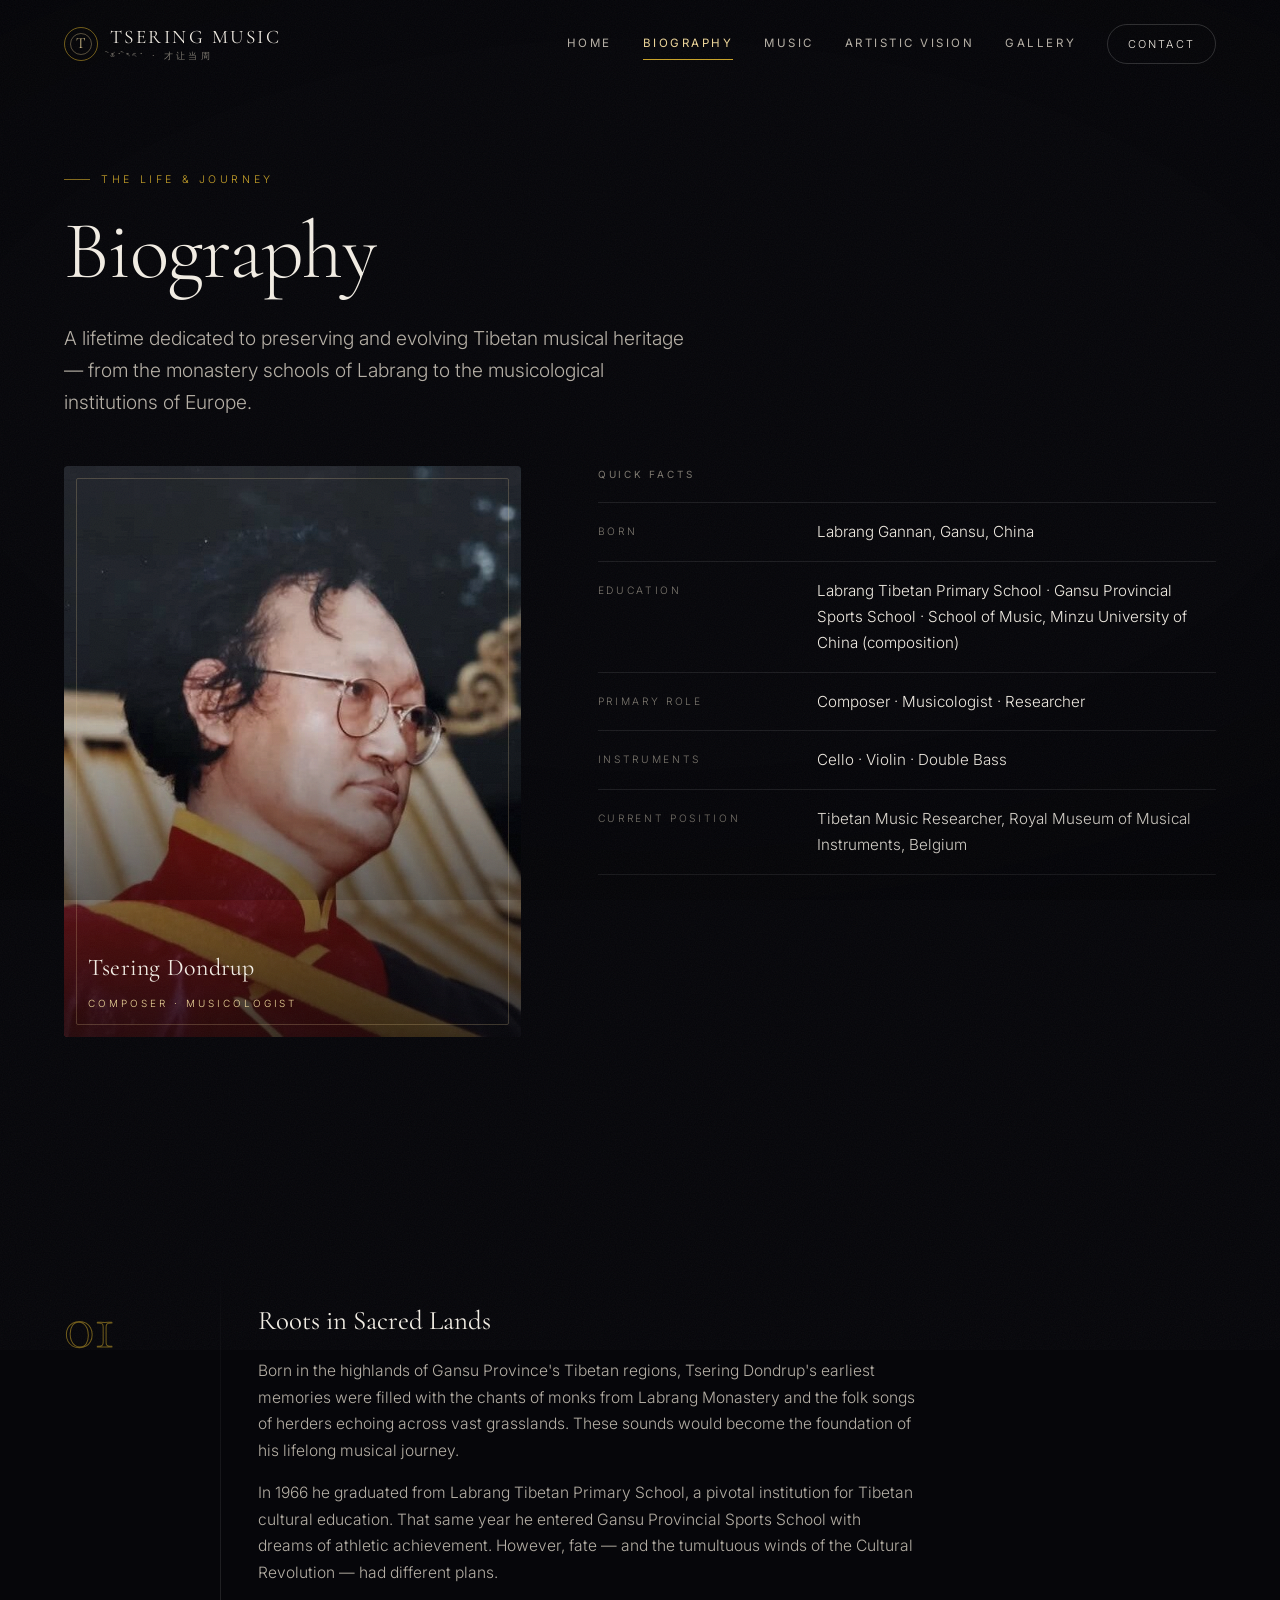
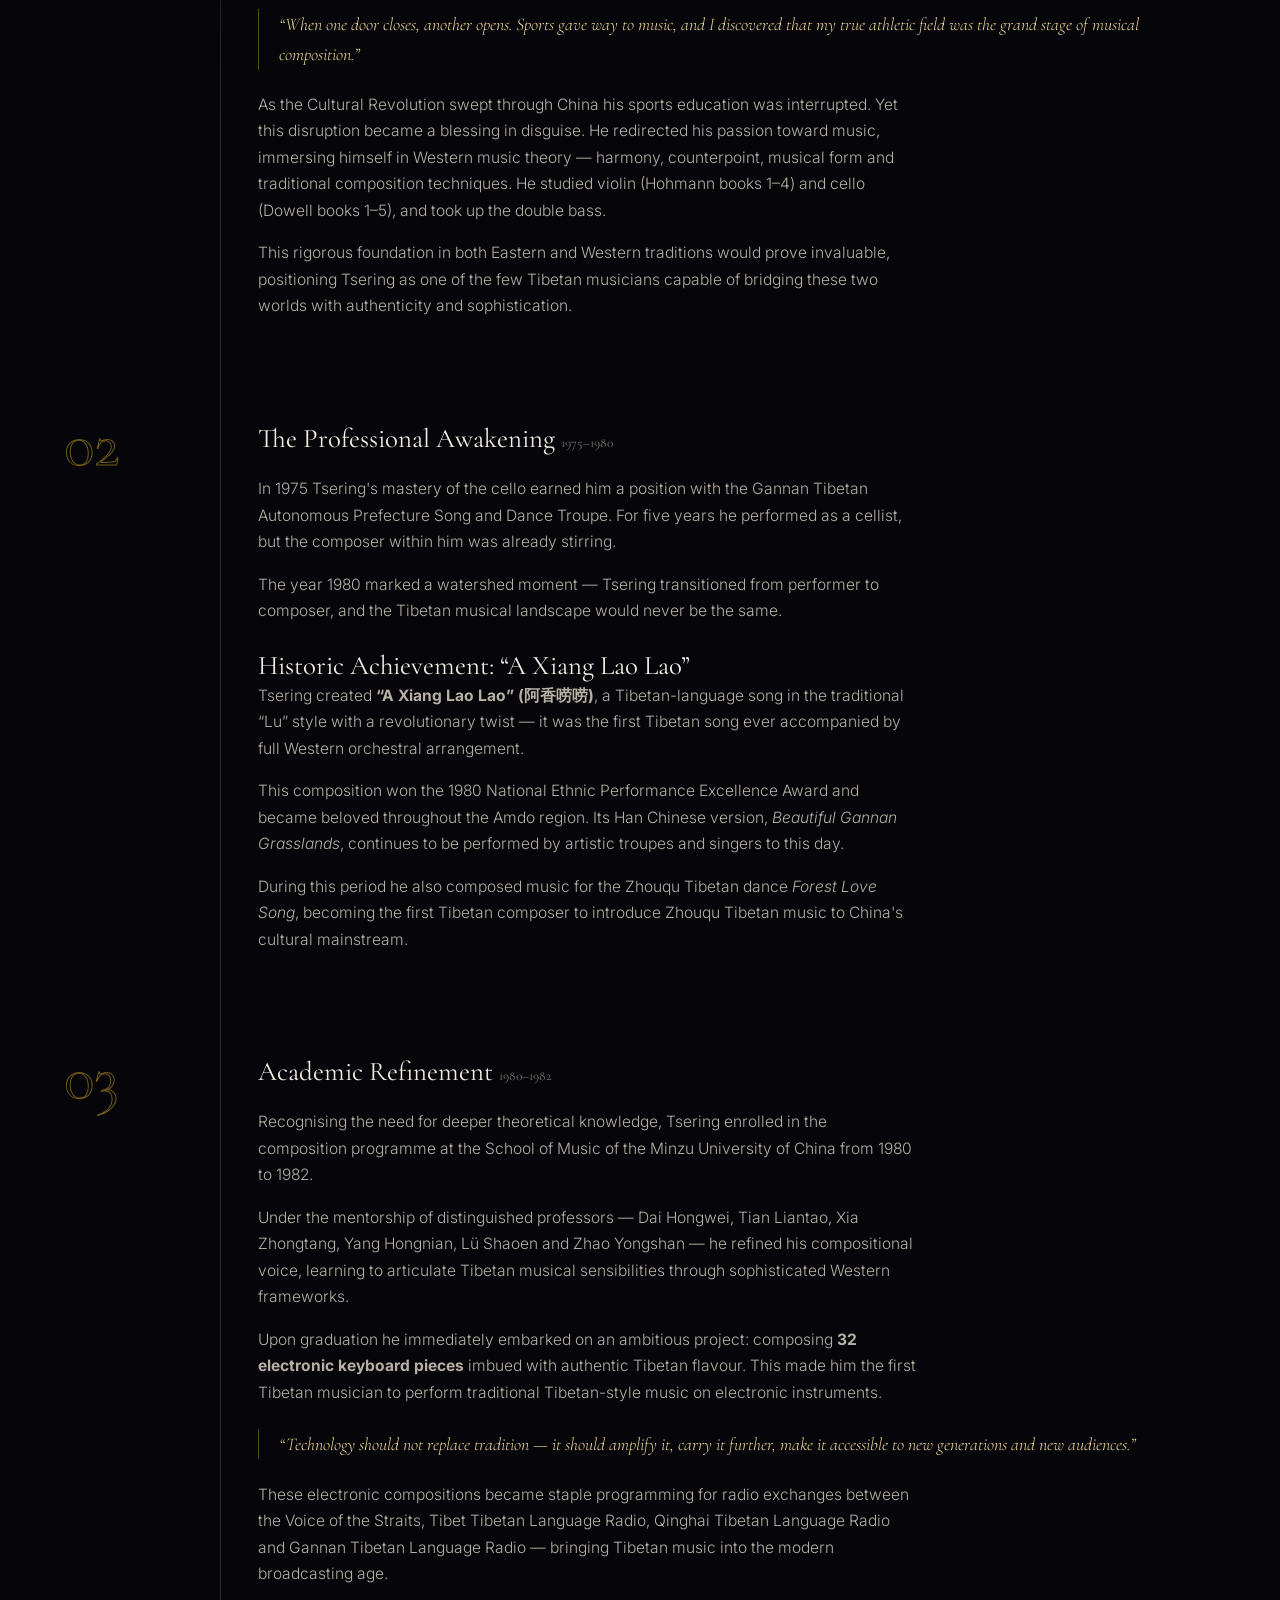
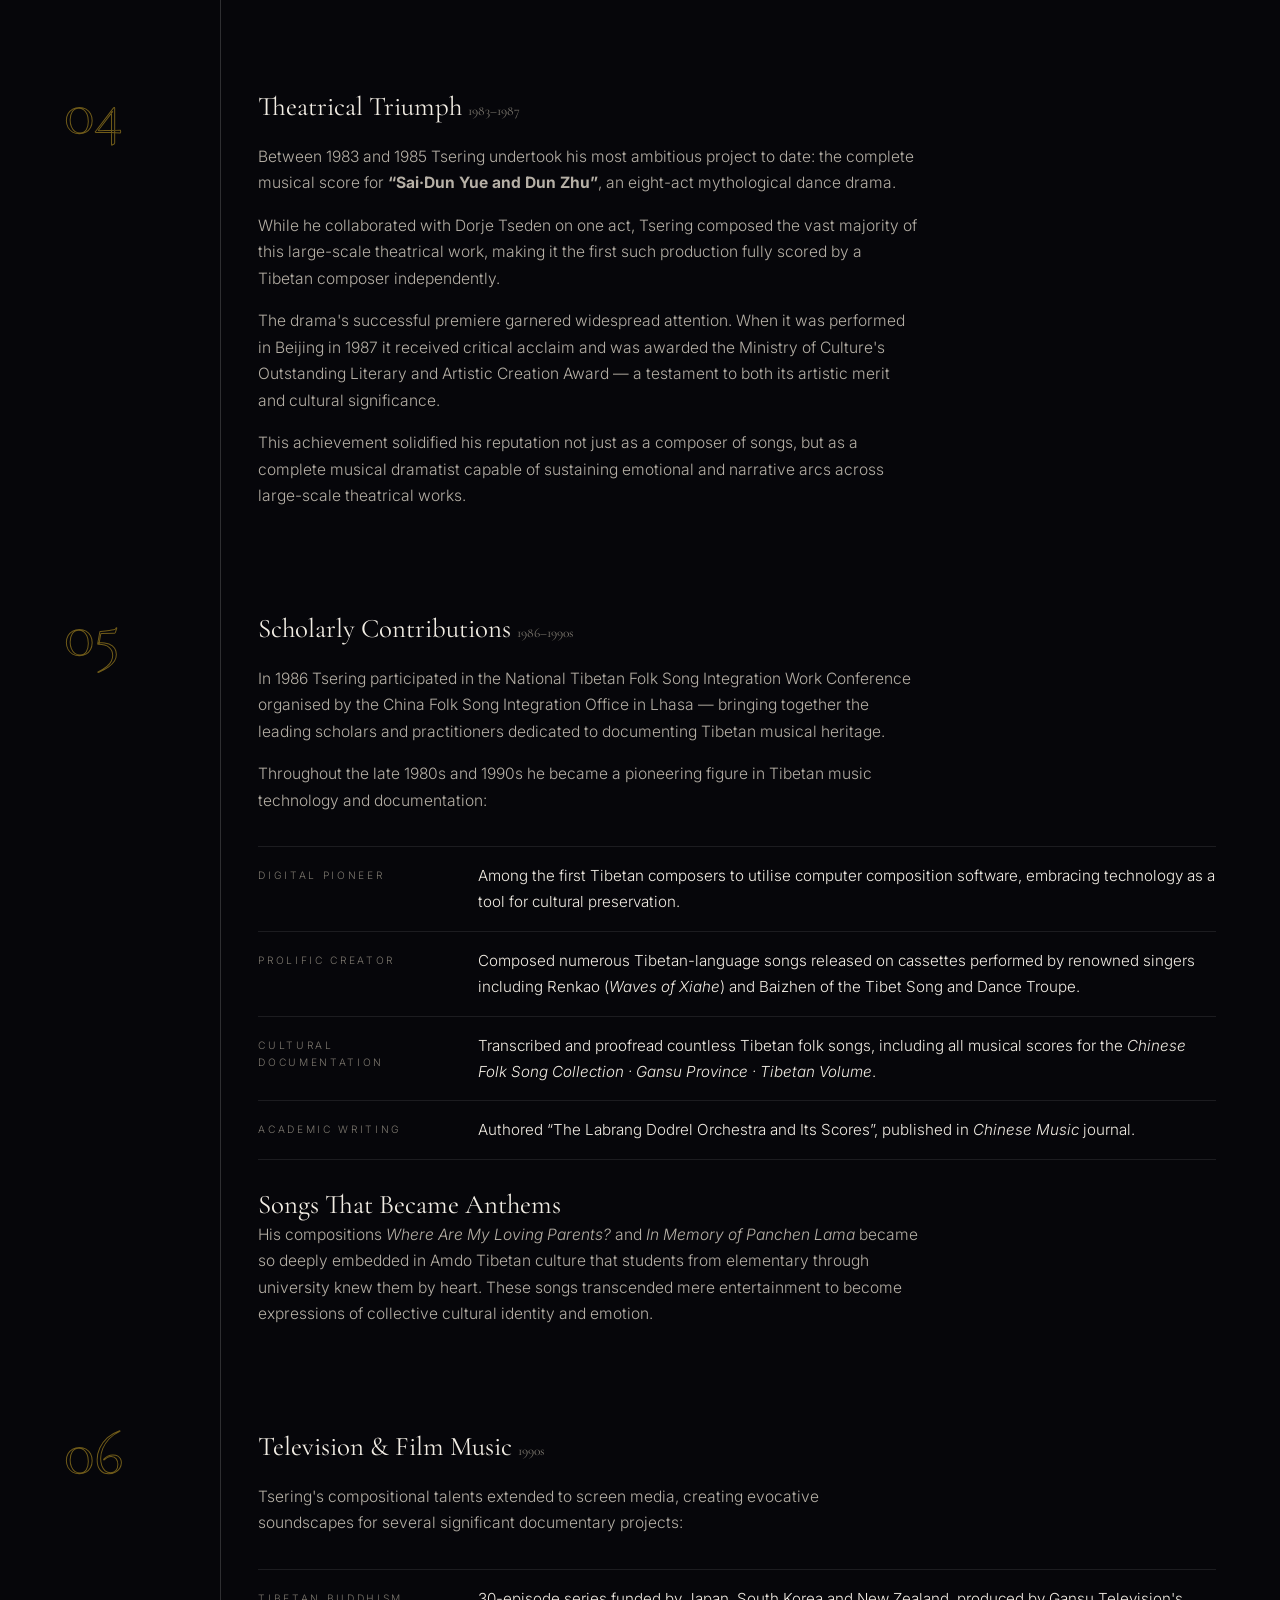
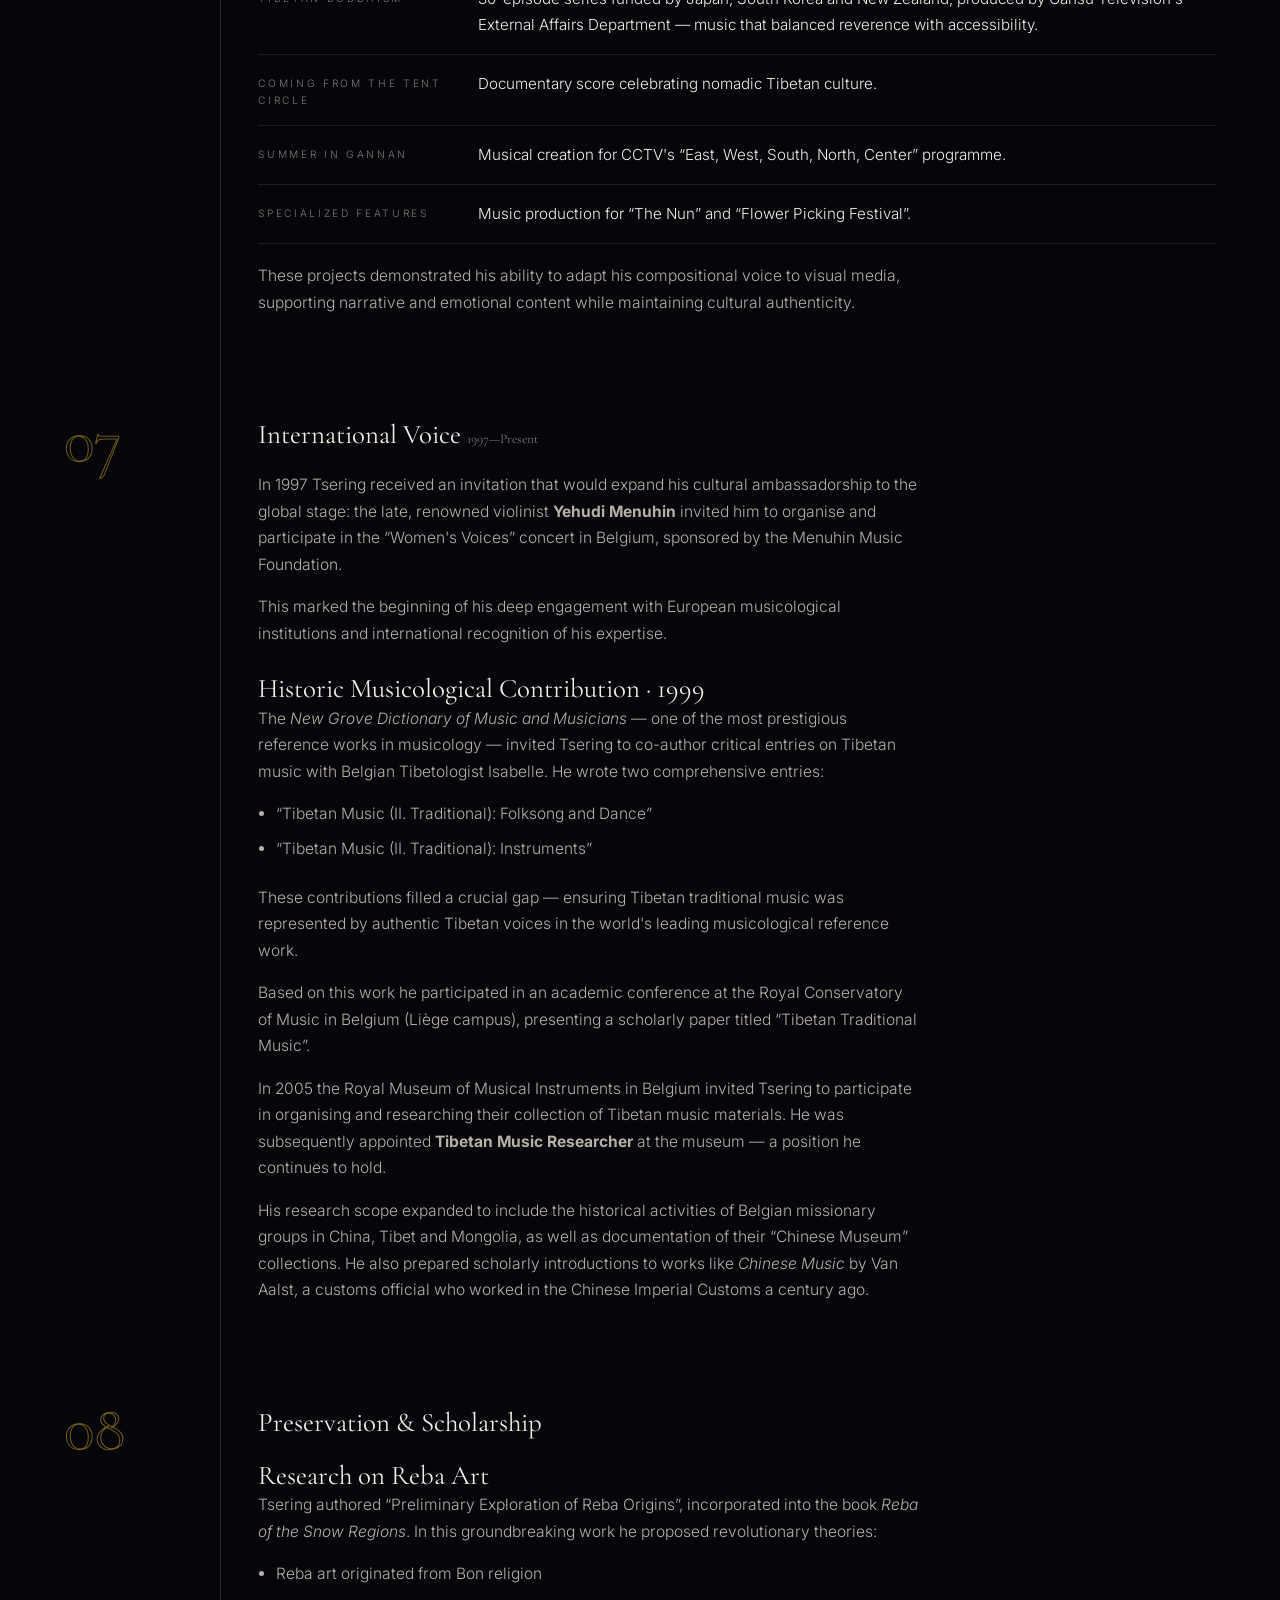
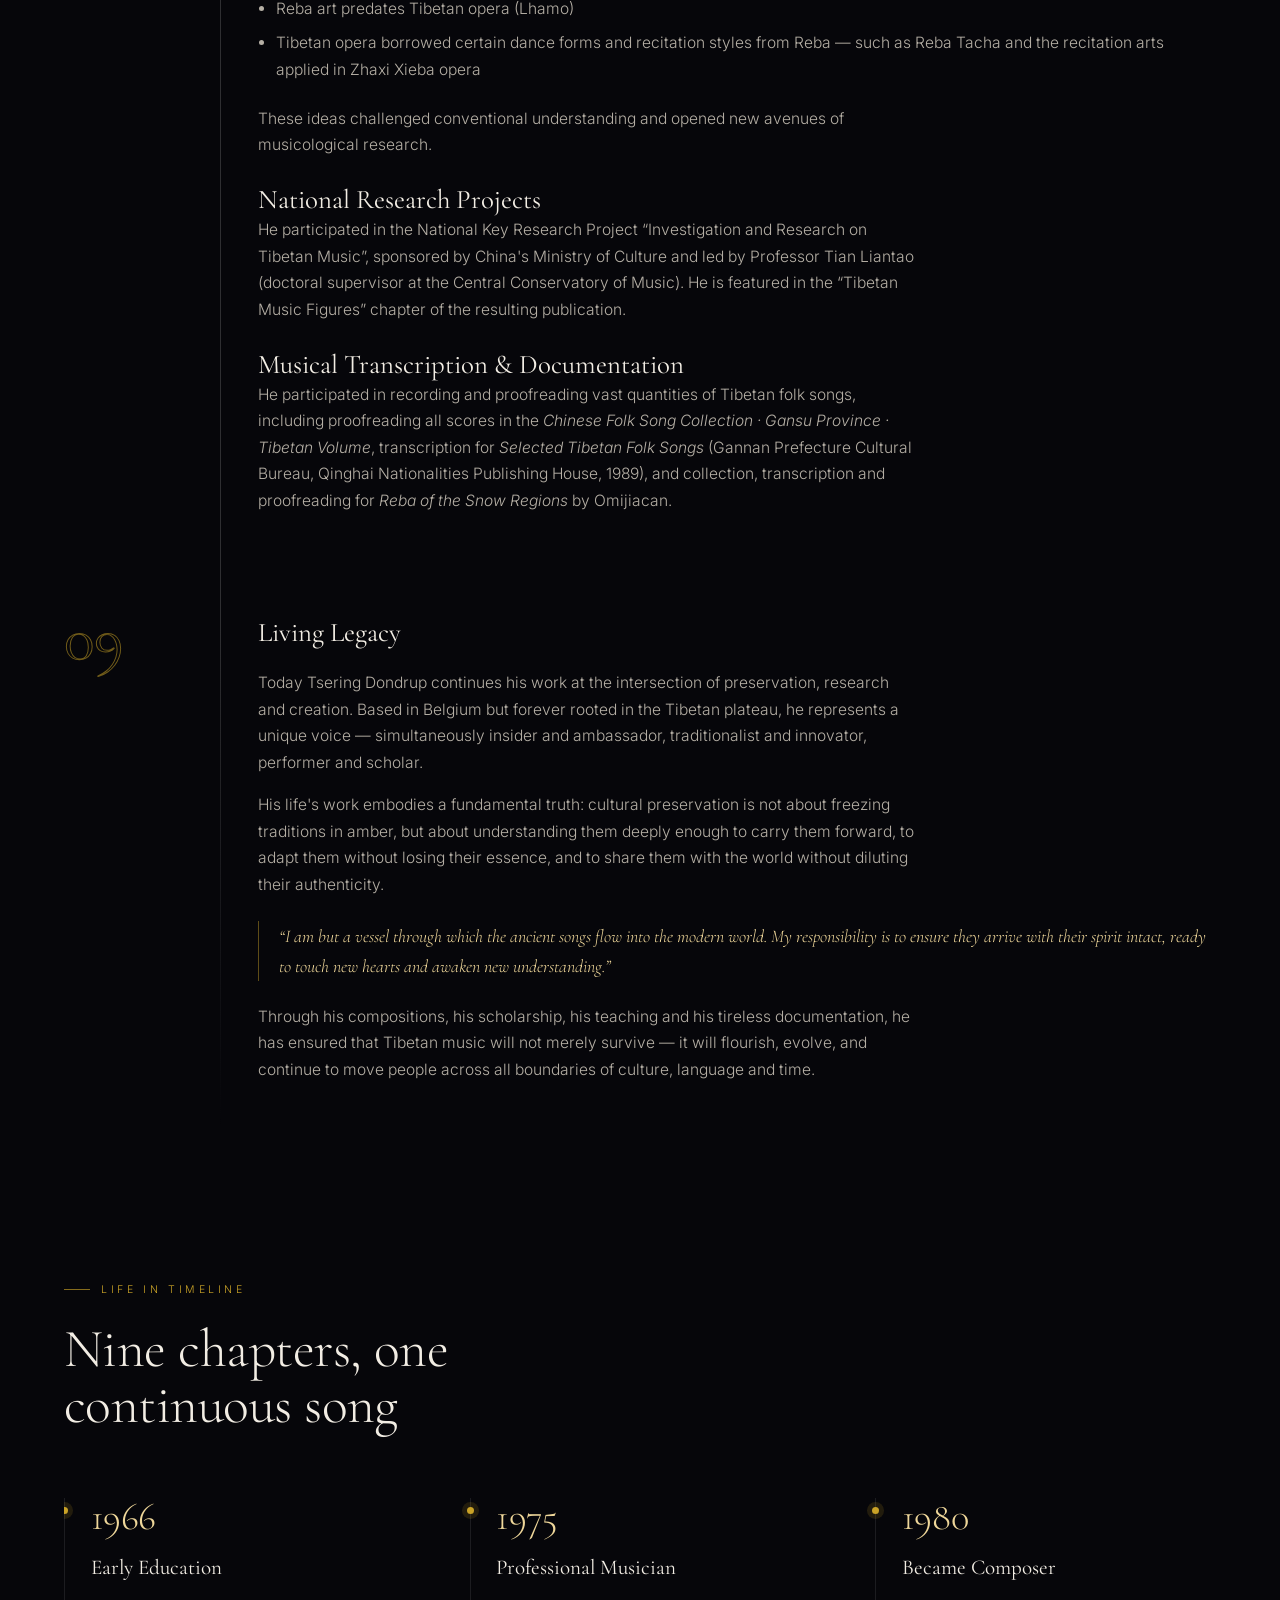
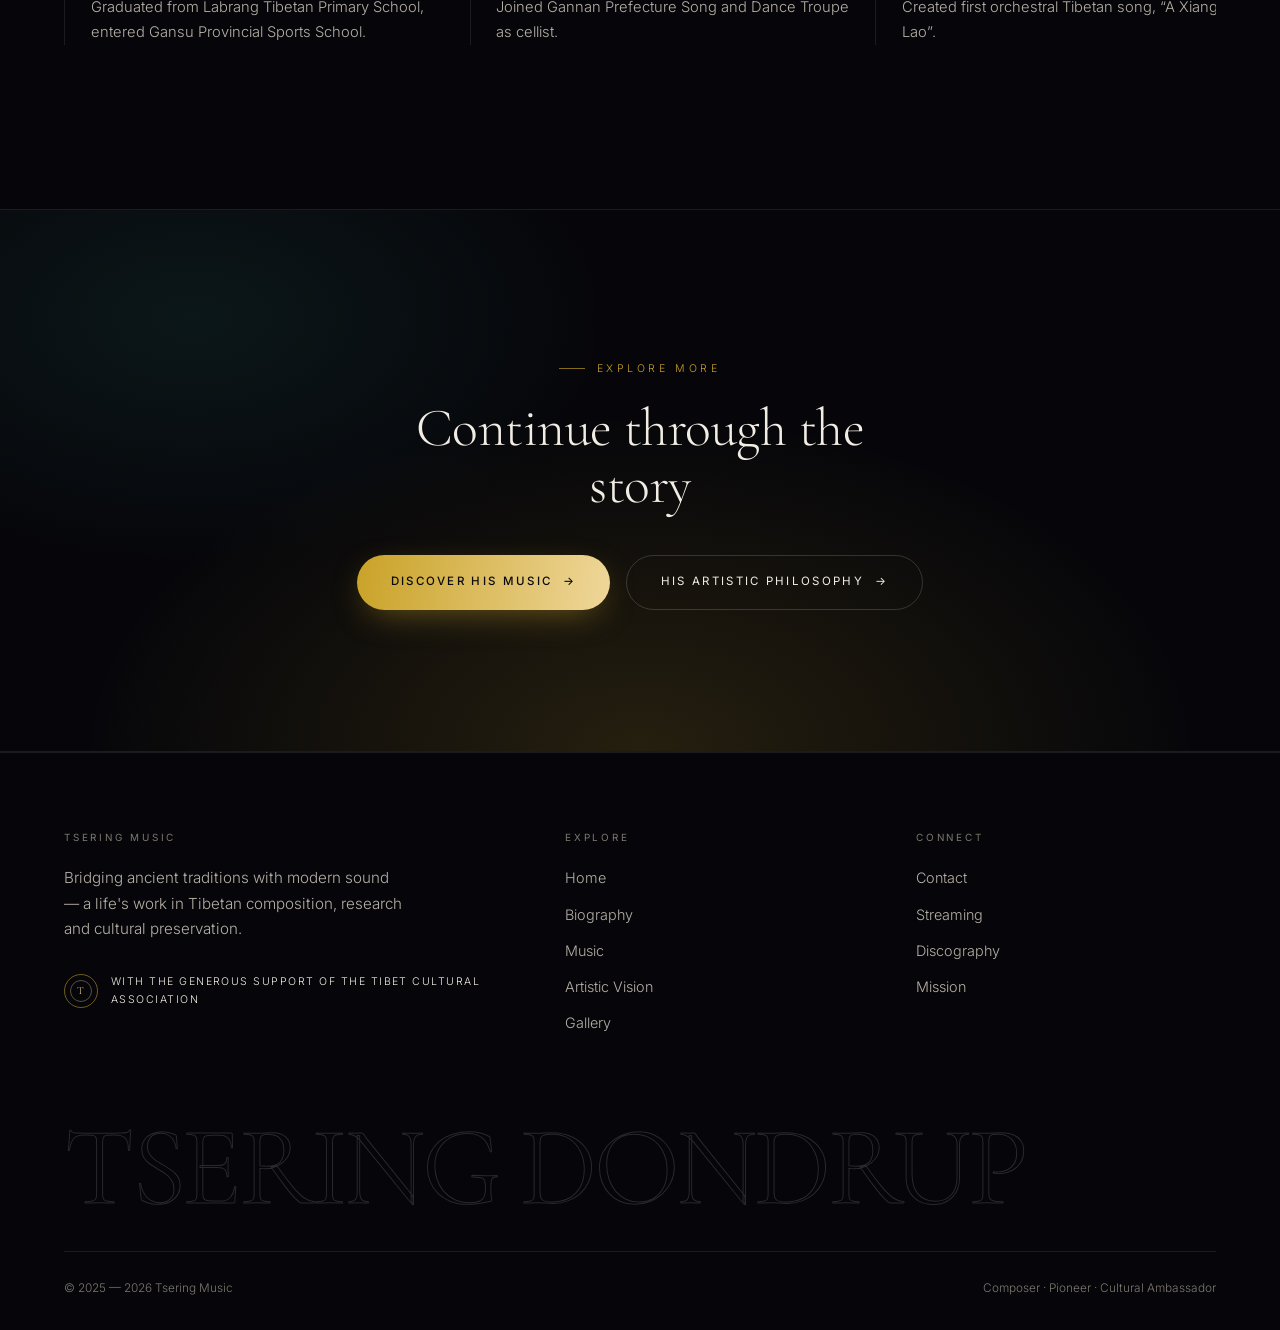
<file: biography.html>
<!DOCTYPE html>
<html lang="en">
<head>
<script>document.documentElement.classList.add("js");</script>

<meta charset="UTF-8">
<meta name="viewport" content="width=device-width, initial-scale=1">
<title>Biography — Tsering Music</title>
<meta name="description" content="The life and journey of Tsering Dondrup: from Labrang and the Gannan Song and Dance Troupe to the Royal Museum of Musical Instruments in Belgium.">
<meta name="theme-color" content="#06060a">
<link rel="preconnect" href="https://fonts.googleapis.com">
<link rel="preconnect" href="https://fonts.gstatic.com" crossorigin>
<link href="https://fonts.googleapis.com/css2?family=Cormorant+Garamond:ital,wght@0,300;0,400;0,500;1,300;1,400&family=Inter:wght@200;300;400;500&display=swap" rel="stylesheet">
<link rel="stylesheet" href="assets/css/style.css">
</head>
<body>

<a class="skip" href="#main">Skip to main content</a>

<div class="loader">
  <div class="loader__inner">
    <div class="loader__mark">Biography</div>
    <div class="loader__rule"></div>
    <div class="loader__pct">000 — Loading</div>
  </div>
</div>

<div class="grain" aria-hidden="true"></div>
<div class="vignette" aria-hidden="true"></div>
<div class="progress"><div class="progress__bar"></div></div>

<header class="nav">
  <a class="brand" href="index.html" aria-label="Tsering Music — home">
    <span class="brand__glyph"><span>T</span></span>
    <span class="brand__name">Tsering Music<small>ཚེ་རིང་ · 才让当周</small></span>
  </a>
  <nav class="nav__links" aria-label="Primary">
    <a class="nav__link" href="index.html">Home</a>
    <a class="nav__link is-active" href="biography.html">Biography</a>
    <a class="nav__link" href="music.html">Music</a>
    <a class="nav__link" href="artistic-vision.html">Artistic Vision</a>
    <a class="nav__link" href="gallery.html">Gallery</a>
    <a class="nav__cta" href="contact.html"><span>Contact</span></a>
  </nav>
  <button class="burger" aria-label="Open menu" aria-expanded="false"><i></i><i></i><i></i></button>
</header>

<div class="drawer" id="drawer">
  <a href="index.html">Home</a>
  <a href="biography.html">Biography</a>
  <a href="music.html">Music</a>
  <a href="artistic-vision.html">Artistic Vision</a>
  <a href="gallery.html">Gallery</a>
  <a href="contact.html">Contact</a>
  <p class="drawer__foot">Tibetan Music Researcher · Royal Museum of Musical Instruments, Belgium</p>
</div>

<main id="main">

<!-- ===== PAGE HEADER ===== -->
<section class="section" style="padding-bottom:0;padding-top:clamp(9rem,18vh,13rem)">
  <div class="wrap">
    <p class="eyebrow" data-reveal="fade">The Life &amp; Journey</p>
    <h1 class="h-display js-split" data-reveal data-delay="60">Biography</h1>
    <p class="lead mt-2" data-reveal data-delay="160" style="max-width:52ch">A lifetime dedicated to preserving and evolving Tibetan musical heritage — from the monastery schools of Labrang to the musicological institutions of Europe.</p>

    <div class="split mt-3" data-reveal data-delay="220">
      <div class="split__aside">
        <div class="portrait">
          <img src="assets/img/tsering-hero.jpg" alt="Portrait of Tsering Dondrup" loading="lazy">
          <span class="portrait__frame"></span>
          <div class="portrait__cap"><strong>Tsering Dondrup</strong><span>Composer · Musicologist</span></div>
        </div>
      </div>
      <div>
        <h4 style="font-size:0.62rem;letter-spacing:0.28em;text-transform:uppercase;color:var(--text-mute);font-weight:400;margin-bottom:1.2rem">Quick Facts</h4>
        <dl class="facts" style="margin-top:0">
          <div><dt>Born</dt><dd>Labrang Gannan, Gansu, China</dd></div>
          <div><dt>Education</dt><dd>Labrang Tibetan Primary School · Gansu Provincial Sports School · School of Music, Minzu University of China (composition)</dd></div>
          <div><dt>Primary Role</dt><dd>Composer · Musicologist · Researcher</dd></div>
          <div><dt>Instruments</dt><dd>Cello · Violin · Double Bass</dd></div>
          <div><dt>Current Position</dt><dd>Tibetan Music Researcher, Royal Museum of Musical Instruments, Belgium</dd></div>
        </dl>
      </div>
    </div>
  </div>
</section>

<!-- ===== TIMELINE ===== -->
<section class="section">
  <div class="wrap">
    <div class="vtl">

      <article class="vtl-item" data-reveal>
        <div class="vtl-item__num">01</div>
        <div class="vtl-item__body">
          <h2 class="vtl-item__title">Roots in Sacred Lands</h2>
          <p>Born in the highlands of Gansu Province's Tibetan regions, Tsering Dondrup's earliest memories were filled with the chants of monks from Labrang Monastery and the folk songs of herders echoing across vast grasslands. These sounds would become the foundation of his lifelong musical journey.</p>
          <p>In 1966 he graduated from Labrang Tibetan Primary School, a pivotal institution for Tibetan cultural education. That same year he entered Gansu Provincial Sports School with dreams of athletic achievement. However, fate — and the tumultuous winds of the Cultural Revolution — had different plans.</p>
          <blockquote style="font-family:var(--font-display);font-style:italic;font-size:1.12rem;color:var(--gold-lite);border-left:1px solid rgba(201,162,39,.45);padding-left:1.2rem;margin:1.4rem 0">“When one door closes, another opens. Sports gave way to music, and I discovered that my true athletic field was the grand stage of musical composition.”</blockquote>
          <p>As the Cultural Revolution swept through China his sports education was interrupted. Yet this disruption became a blessing in disguise. He redirected his passion toward music, immersing himself in Western music theory — harmony, counterpoint, musical form and traditional composition techniques. He studied violin (Hohmann books 1–4) and cello (Dowell books 1–5), and took up the double bass.</p>
          <p>This rigorous foundation in both Eastern and Western traditions would prove invaluable, positioning Tsering as one of the few Tibetan musicians capable of bridging these two worlds with authenticity and sophistication.</p>
        </div>
      </article>

      <article class="vtl-item" data-reveal>
        <div class="vtl-item__num">02</div>
        <div class="vtl-item__body">
          <h2 class="vtl-item__title">The Professional Awakening <span class="muted" style="font-size:0.5em">1975–1980</span></h2>
          <p>In 1975 Tsering's mastery of the cello earned him a position with the Gannan Tibetan Autonomous Prefecture Song and Dance Troupe. For five years he performed as a cellist, but the composer within him was already stirring.</p>
          <p>The year 1980 marked a watershed moment — Tsering transitioned from performer to composer, and the Tibetan musical landscape would never be the same.</p>
          <h3 class="h3" style="margin-top:1.6rem">Historic Achievement: “A Xiang Lao Lao”</h3>
          <p>Tsering created <strong>“A Xiang Lao Lao” (阿香唠唠)</strong>, a Tibetan-language song in the traditional “Lu” style with a revolutionary twist — it was the first Tibetan song ever accompanied by full Western orchestral arrangement.</p>
          <p>This composition won the 1980 National Ethnic Performance Excellence Award and became beloved throughout the Amdo region. Its Han Chinese version, <em>Beautiful Gannan Grasslands</em>, continues to be performed by artistic troupes and singers to this day.</p>
          <p>During this period he also composed music for the Zhouqu Tibetan dance <em>Forest Love Song</em>, becoming the first Tibetan composer to introduce Zhouqu Tibetan music to China's cultural mainstream.</p>
        </div>
      </article>

      <article class="vtl-item" data-reveal>
        <div class="vtl-item__num">03</div>
        <div class="vtl-item__body">
          <h2 class="vtl-item__title">Academic Refinement <span class="muted" style="font-size:0.5em">1980–1982</span></h2>
          <p>Recognising the need for deeper theoretical knowledge, Tsering enrolled in the composition programme at the School of Music of the Minzu University of China from 1980 to 1982.</p>
          <p>Under the mentorship of distinguished professors — Dai Hongwei, Tian Liantao, Xia Zhongtang, Yang Hongnian, Lü Shaoen and Zhao Yongshan — he refined his compositional voice, learning to articulate Tibetan musical sensibilities through sophisticated Western frameworks.</p>
          <p>Upon graduation he immediately embarked on an ambitious project: composing <strong>32 electronic keyboard pieces</strong> imbued with authentic Tibetan flavour. This made him the first Tibetan musician to perform traditional Tibetan-style music on electronic instruments.</p>
          <blockquote style="font-family:var(--font-display);font-style:italic;font-size:1.12rem;color:var(--gold-lite);border-left:1px solid rgba(201,162,39,.45);padding-left:1.2rem;margin:1.4rem 0">“Technology should not replace tradition — it should amplify it, carry it further, make it accessible to new generations and new audiences.”</blockquote>
          <p>These electronic compositions became staple programming for radio exchanges between the Voice of the Straits, Tibet Tibetan Language Radio, Qinghai Tibetan Language Radio and Gannan Tibetan Language Radio — bringing Tibetan music into the modern broadcasting age.</p>
        </div>
      </article>

      <article class="vtl-item" data-reveal>
        <div class="vtl-item__num">04</div>
        <div class="vtl-item__body">
          <h2 class="vtl-item__title">Theatrical Triumph <span class="muted" style="font-size:0.5em">1983–1987</span></h2>
          <p>Between 1983 and 1985 Tsering undertook his most ambitious project to date: the complete musical score for <strong>“Sai·Dun Yue and Dun Zhu”</strong>, an eight-act mythological dance drama.</p>
          <p>While he collaborated with Dorje Tseden on one act, Tsering composed the vast majority of this large-scale theatrical work, making it the first such production fully scored by a Tibetan composer independently.</p>
          <p>The drama's successful premiere garnered widespread attention. When it was performed in Beijing in 1987 it received critical acclaim and was awarded the Ministry of Culture's Outstanding Literary and Artistic Creation Award — a testament to both its artistic merit and cultural significance.</p>
          <p>This achievement solidified his reputation not just as a composer of songs, but as a complete musical dramatist capable of sustaining emotional and narrative arcs across large-scale theatrical works.</p>
        </div>
      </article>

      <article class="vtl-item" data-reveal>
        <div class="vtl-item__num">05</div>
        <div class="vtl-item__body">
          <h2 class="vtl-item__title">Scholarly Contributions <span class="muted" style="font-size:0.5em">1986–1990s</span></h2>
          <p>In 1986 Tsering participated in the National Tibetan Folk Song Integration Work Conference organised by the China Folk Song Integration Office in Lhasa — bringing together the leading scholars and practitioners dedicated to documenting Tibetan musical heritage.</p>
          <p>Throughout the late 1980s and 1990s he became a pioneering figure in Tibetan music technology and documentation:</p>
          <dl class="facts mt-2">
            <div><dt>Digital Pioneer</dt><dd>Among the first Tibetan composers to utilise computer composition software, embracing technology as a tool for cultural preservation.</dd></div>
            <div><dt>Prolific Creator</dt><dd>Composed numerous Tibetan-language songs released on cassettes performed by renowned singers including Renkao (<em>Waves of Xiahe</em>) and Baizhen of the Tibet Song and Dance Troupe.</dd></div>
            <div><dt>Cultural Documentation</dt><dd>Transcribed and proofread countless Tibetan folk songs, including all musical scores for the <em>Chinese Folk Song Collection · Gansu Province · Tibetan Volume</em>.</dd></div>
            <div><dt>Academic Writing</dt><dd>Authored “The Labrang Dodrel Orchestra and Its Scores”, published in <em>Chinese Music</em> journal.</dd></div>
          </dl>
          <h3 class="h3" style="margin-top:1.8rem">Songs That Became Anthems</h3>
          <p>His compositions <em>Where Are My Loving Parents?</em> and <em>In Memory of Panchen Lama</em> became so deeply embedded in Amdo Tibetan culture that students from elementary through university knew them by heart. These songs transcended mere entertainment to become expressions of collective cultural identity and emotion.</p>
        </div>
      </article>

      <article class="vtl-item" data-reveal>
        <div class="vtl-item__num">06</div>
        <div class="vtl-item__body">
          <h2 class="vtl-item__title">Television &amp; Film Music <span class="muted" style="font-size:0.5em">1990s</span></h2>
          <p>Tsering's compositional talents extended to screen media, creating evocative soundscapes for several significant documentary projects:</p>
          <dl class="facts mt-2">
            <div><dt>Tibetan Buddhism</dt><dd>30-episode series funded by Japan, South Korea and New Zealand, produced by Gansu Television's External Affairs Department — music that balanced reverence with accessibility.</dd></div>
            <div><dt>Coming from the Tent Circle</dt><dd>Documentary score celebrating nomadic Tibetan culture.</dd></div>
            <div><dt>Summer in Gannan</dt><dd>Musical creation for CCTV's “East, West, South, North, Center” programme.</dd></div>
            <div><dt>Specialized Features</dt><dd>Music production for “The Nun” and “Flower Picking Festival”.</dd></div>
          </dl>
          <p style="margin-top:1.2rem">These projects demonstrated his ability to adapt his compositional voice to visual media, supporting narrative and emotional content while maintaining cultural authenticity.</p>
        </div>
      </article>

      <article class="vtl-item" data-reveal>
        <div class="vtl-item__num">07</div>
        <div class="vtl-item__body">
          <h2 class="vtl-item__title">International Voice <span class="muted" style="font-size:0.5em">1997—Present</span></h2>
          <p>In 1997 Tsering received an invitation that would expand his cultural ambassadorship to the global stage: the late, renowned violinist <strong>Yehudi Menuhin</strong> invited him to organise and participate in the “Women's Voices” concert in Belgium, sponsored by the Menuhin Music Foundation.</p>
          <p>This marked the beginning of his deep engagement with European musicological institutions and international recognition of his expertise.</p>
          <h3 class="h3" style="margin-top:1.6rem">Historic Musicological Contribution · 1999</h3>
          <p>The <em>New Grove Dictionary of Music and Musicians</em> — one of the most prestigious reference works in musicology — invited Tsering to co-author critical entries on Tibetan music with Belgian Tibetologist Isabelle. He wrote two comprehensive entries:</p>
          <ul style="margin:1rem 0 1.4rem 1.1rem;color:var(--text-dim);display:grid;gap:.5rem">
            <li>“Tibetan Music (II. Traditional): Folksong and Dance”</li>
            <li>“Tibetan Music (II. Traditional): Instruments”</li>
          </ul>
          <p>These contributions filled a crucial gap — ensuring Tibetan traditional music was represented by authentic Tibetan voices in the world's leading musicological reference work.</p>
          <p>Based on this work he participated in an academic conference at the Royal Conservatory of Music in Belgium (Liège campus), presenting a scholarly paper titled “Tibetan Traditional Music”.</p>
          <p>In 2005 the Royal Museum of Musical Instruments in Belgium invited Tsering to participate in organising and researching their collection of Tibetan music materials. He was subsequently appointed <strong>Tibetan Music Researcher</strong> at the museum — a position he continues to hold.</p>
          <p>His research scope expanded to include the historical activities of Belgian missionary groups in China, Tibet and Mongolia, as well as documentation of their “Chinese Museum” collections. He also prepared scholarly introductions to works like <em>Chinese Music</em> by Van Aalst, a customs official who worked in the Chinese Imperial Customs a century ago.</p>
        </div>
      </article>

      <article class="vtl-item" data-reveal>
        <div class="vtl-item__num">08</div>
        <div class="vtl-item__body">
          <h2 class="vtl-item__title">Preservation &amp; Scholarship</h2>
          <h3 class="h3">Research on Reba Art</h3>
          <p>Tsering authored “Preliminary Exploration of Reba Origins”, incorporated into the book <em>Reba of the Snow Regions</em>. In this groundbreaking work he proposed revolutionary theories:</p>
          <ul style="margin:1rem 0 1.4rem 1.1rem;color:var(--text-dim);display:grid;gap:.5rem">
            <li>Reba art originated from Bon religion</li>
            <li>Reba art predates Tibetan opera (Lhamo)</li>
            <li>Tibetan opera borrowed certain dance forms and recitation styles from Reba — such as Reba Tacha and the recitation arts applied in Zhaxi Xieba opera</li>
          </ul>
          <p>These ideas challenged conventional understanding and opened new avenues of musicological research.</p>
          <h3 class="h3" style="margin-top:1.6rem">National Research Projects</h3>
          <p>He participated in the National Key Research Project “Investigation and Research on Tibetan Music”, sponsored by China's Ministry of Culture and led by Professor Tian Liantao (doctoral supervisor at the Central Conservatory of Music). He is featured in the “Tibetan Music Figures” chapter of the resulting publication.</p>
          <h3 class="h3" style="margin-top:1.6rem">Musical Transcription &amp; Documentation</h3>
          <p>He participated in recording and proofreading vast quantities of Tibetan folk songs, including proofreading all scores in the <em>Chinese Folk Song Collection · Gansu Province · Tibetan Volume</em>, transcription for <em>Selected Tibetan Folk Songs</em> (Gannan Prefecture Cultural Bureau, Qinghai Nationalities Publishing House, 1989), and collection, transcription and proofreading for <em>Reba of the Snow Regions</em> by Omijiacan.</p>
        </div>
      </article>

      <article class="vtl-item" data-reveal>
        <div class="vtl-item__num">09</div>
        <div class="vtl-item__body">
          <h2 class="vtl-item__title">Living Legacy</h2>
          <p>Today Tsering Dondrup continues his work at the intersection of preservation, research and creation. Based in Belgium but forever rooted in the Tibetan plateau, he represents a unique voice — simultaneously insider and ambassador, traditionalist and innovator, performer and scholar.</p>
          <p>His life's work embodies a fundamental truth: cultural preservation is not about freezing traditions in amber, but about understanding them deeply enough to carry them forward, to adapt them without losing their essence, and to share them with the world without diluting their authenticity.</p>
          <blockquote style="font-family:var(--font-display);font-style:italic;font-size:1.12rem;color:var(--gold-lite);border-left:1px solid rgba(201,162,39,.45);padding-left:1.2rem;margin:1.4rem 0">“I am but a vessel through which the ancient songs flow into the modern world. My responsibility is to ensure they arrive with their spirit intact, ready to touch new hearts and awaken new understanding.”</blockquote>
          <p>Through his compositions, his scholarship, his teaching and his tireless documentation, he has ensured that Tibetan music will not merely survive — it will flourish, evolve, and continue to move people across all boundaries of culture, language and time.</p>
        </div>
      </article>

    </div>
  </div>
</section>

<!-- ===== LIFE IN TIMELINE ===== -->
<section class="section" style="padding-top:0">
  <div class="wrap">
    <p class="eyebrow" data-reveal="fade">Life in Timeline</p>
    <h2 class="h2" data-reveal data-delay="60" style="max-width:16ch">Nine chapters, one continuous song</h2>
    <div class="timeline">
      <article class="tl-item" data-reveal><span class="tl-item__year">1966</span><h3 class="tl-item__title">Early Education</h3><p class="tl-item__text">Graduated from Labrang Tibetan Primary School, entered Gansu Provincial Sports School.</p></article>
      <article class="tl-item" data-reveal data-delay="50"><span class="tl-item__year">1975</span><h3 class="tl-item__title">Professional Musician</h3><p class="tl-item__text">Joined Gannan Prefecture Song and Dance Troupe as cellist.</p></article>
      <article class="tl-item" data-reveal data-delay="100"><span class="tl-item__year">1980</span><h3 class="tl-item__title">Became Composer</h3><p class="tl-item__text">Created first orchestral Tibetan song, “A Xiang Lao Lao”.</p></article>
      <article class="tl-item" data-reveal data-delay="150"><span class="tl-item__year">1980</span><h3 class="tl-item__title">Academic Training</h3><p class="tl-item__text">Studied composition at the Central University for Nationalities.</p></article>
      <article class="tl-item" data-reveal data-delay="200"><span class="tl-item__year">1987</span><h3 class="tl-item__title">National Recognition</h3><p class="tl-item__text">Dance drama performed in Beijing, won Ministry of Culture Award.</p></article>
      <article class="tl-item" data-reveal data-delay="250"><span class="tl-item__year">1997</span><h3 class="tl-item__title">International Stage</h3><p class="tl-item__text">Invited by Yehudi Menuhin to Belgium performance.</p></article>
      <article class="tl-item" data-reveal data-delay="300"><span class="tl-item__year">1999</span><h3 class="tl-item__title">Musicological Authority</h3><p class="tl-item__text">Co-authored New Grove Dictionary entries on Tibetan music.</p></article>
      <article class="tl-item" data-reveal data-delay="350"><span class="tl-item__year">2005</span><h3 class="tl-item__title">Research Position</h3><p class="tl-item__text">Appointed Researcher at the Royal Museum of Musical Instruments.</p></article>
    </div>
  </div>
</section>

<!-- ===== CTA ===== -->
<section class="section cta">
  <div class="cta__bg" aria-hidden="true"></div>
  <div class="wrap">
    <p class="eyebrow" data-reveal="fade" style="justify-content:center">Explore More</p>
    <h2 class="h2" data-reveal data-delay="60" style="max-width:18ch;margin-inline:auto">Continue through the story</h2>
    <div class="btn-row" data-reveal data-delay="140">
      <a class="btn btn--solid" href="music.html"><span class="btn__label">Discover His Music</span><span class="btn__arrow" aria-hidden="true">→</span></a>
      <a class="btn btn--ghost" href="artistic-vision.html"><span class="btn__label">His Artistic Philosophy</span><span class="btn__arrow" aria-hidden="true">→</span></a>
    </div>
  </div>
</section>

</main>

<footer class="footer">
  <div class="wrap">
    <div class="footer__grid">
      <div>
        <h4>Tsering Music</h4>
        <p class="lead" style="font-size:0.95rem;max-width:38ch">Bridging ancient traditions with modern sound — a life's work in Tibetan composition, research and cultural preservation.</p>
        <div class="footer__support mt-2">
          <span class="brand__glyph"><span>T</span></span>
          <span>With the generous support of the Tibet Cultural Association</span>
        </div>
      </div>
      <div>
        <h4>Explore</h4>
        <ul>
          <li><a href="index.html">Home</a></li>
          <li><a href="biography.html">Biography</a></li>
          <li><a href="music.html">Music</a></li>
          <li><a href="artistic-vision.html">Artistic Vision</a></li>
          <li><a href="gallery.html">Gallery</a></li>
        </ul>
      </div>
      <div>
        <h4>Connect</h4>
        <ul>
          <li><a href="contact.html">Contact</a></li>
          <li><a href="music.html#listen">Streaming</a></li>
          <li><a href="music.html#discography">Discography</a></li>
          <li><a href="artistic-vision.html#mission">Mission</a></li>
        </ul>
      </div>
    </div>
    <div class="footer__big" aria-hidden="true">TSERING DONDRUP</div>
    <div class="footer__legal">
      <span>© 2025 — 2026 Tsering Music</span>
      <span>Composer · Pioneer · Cultural Ambassador</span>
    </div>
  </div>
</footer>

<script src="assets/js/main.js"></script>
</body>
</html>
</file>
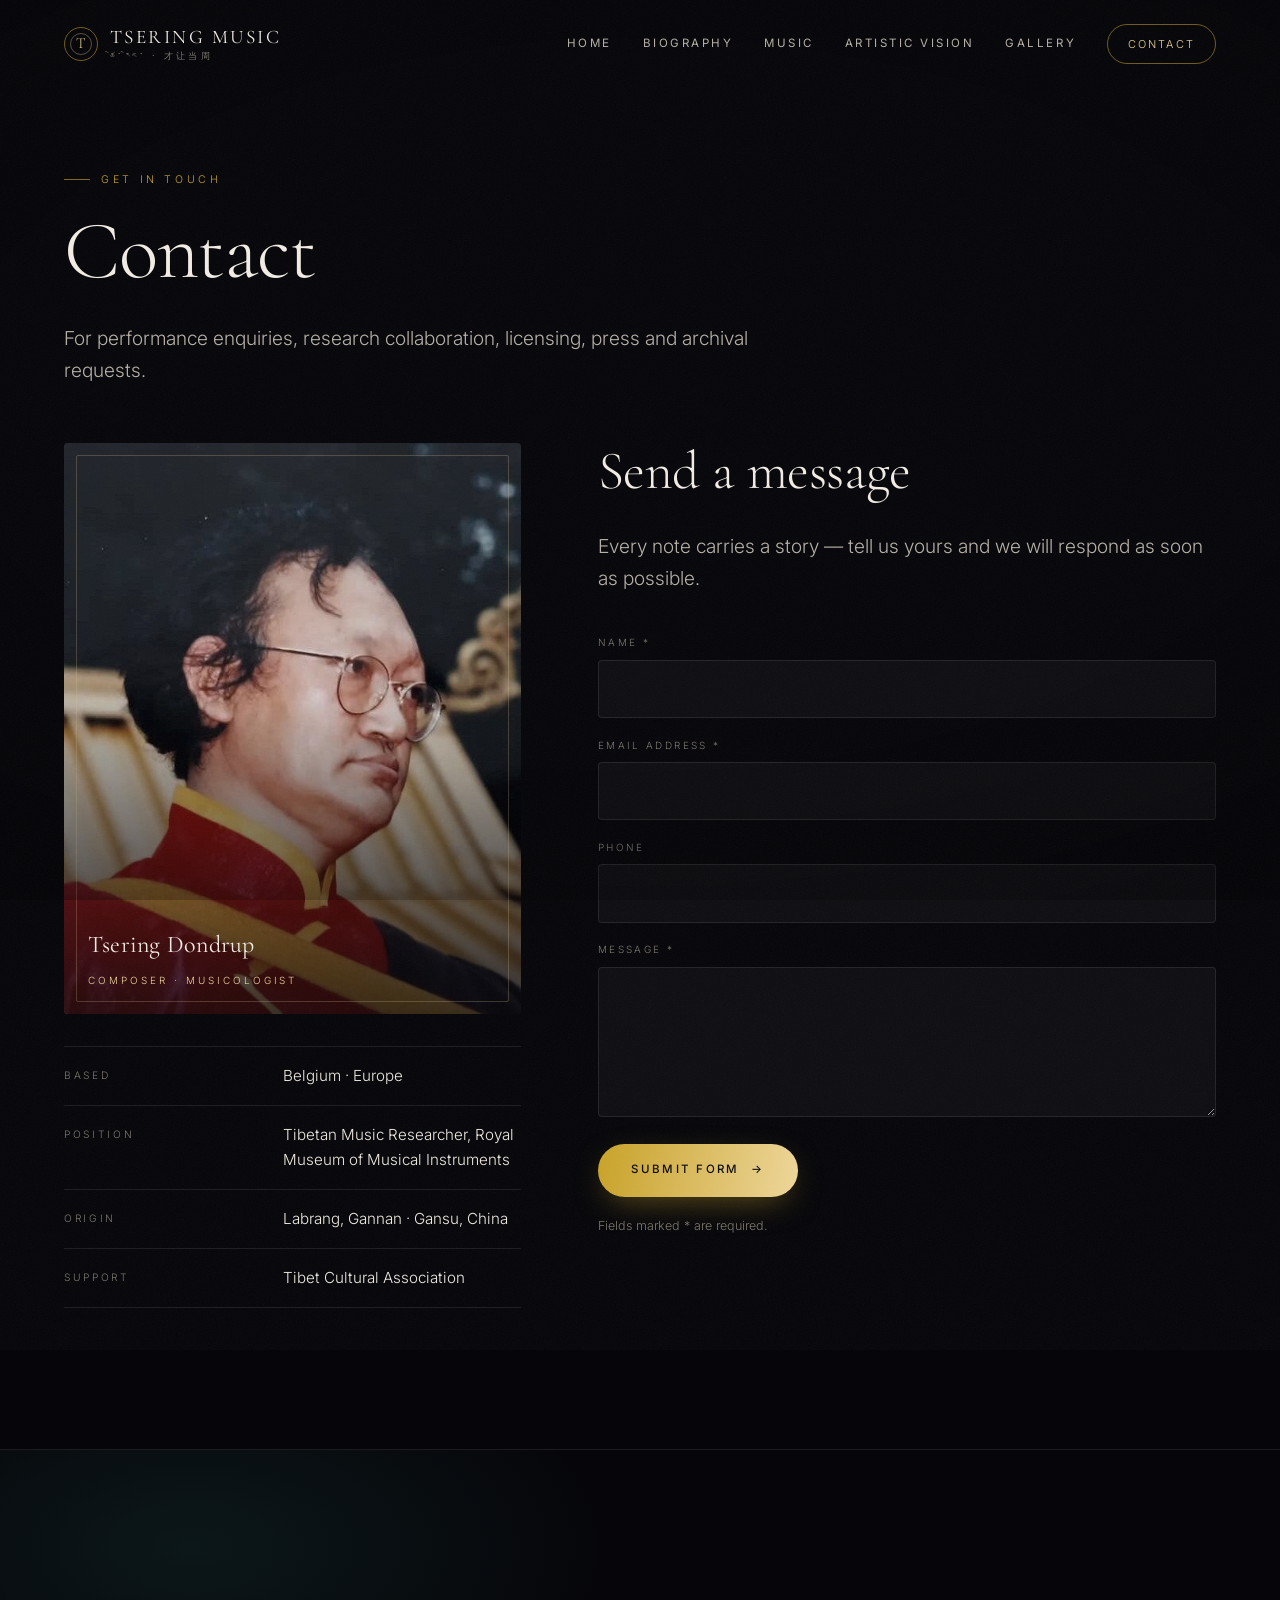
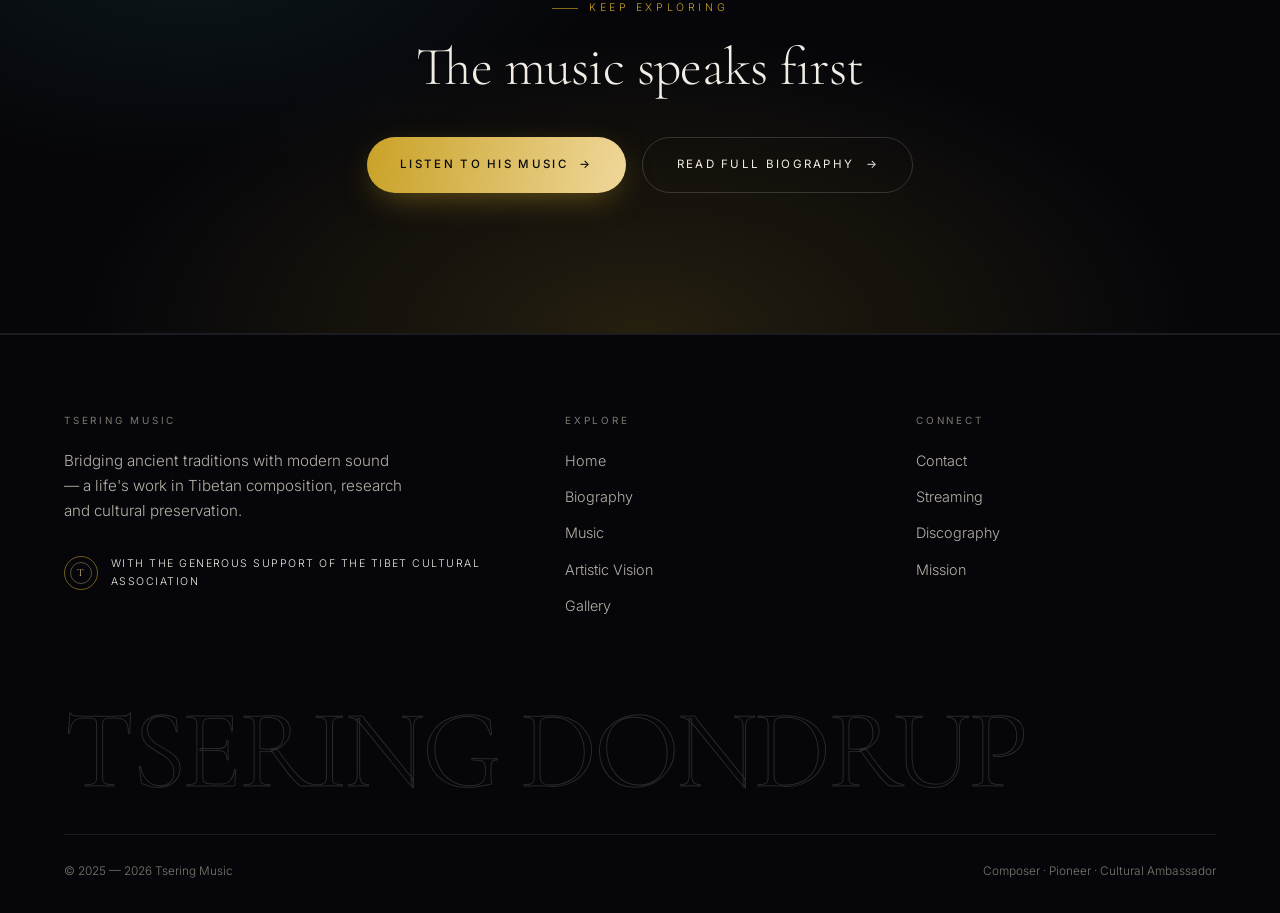
<file: contact.html>
<!DOCTYPE html>
<html lang="en">
<head>
<script>document.documentElement.classList.add("js");</script>

<meta charset="UTF-8">
<meta name="viewport" content="width=device-width, initial-scale=1">
<title>Contact — Tsering Music</title>
<meta name="description" content="Get in touch with Tsering Dondrup — enquiries for performance, research collaboration, licensing and press.">
<meta name="theme-color" content="#06060a">
<link rel="preconnect" href="https://fonts.googleapis.com">
<link rel="preconnect" href="https://fonts.gstatic.com" crossorigin>
<link href="https://fonts.googleapis.com/css2?family=Cormorant+Garamond:ital,wght@0,300;0,400;0,500;1,300;1,400&family=Inter:wght@200;300;400;500&display=swap" rel="stylesheet">
<link rel="stylesheet" href="assets/css/style.css">
</head>
<body>

<a class="skip" href="#main">Skip to main content</a>

<div class="loader">
  <div class="loader__inner">
    <div class="loader__mark">Contact</div>
    <div class="loader__rule"></div>
    <div class="loader__pct">000 — Loading</div>
  </div>
</div>

<div class="grain" aria-hidden="true"></div>
<div class="vignette" aria-hidden="true"></div>
<div class="progress"><div class="progress__bar"></div></div>

<header class="nav">
  <a class="brand" href="index.html" aria-label="Tsering Music — home">
    <span class="brand__glyph"><span>T</span></span>
    <span class="brand__name">Tsering Music<small>ཚེ་རིང་ · 才让当周</small></span>
  </a>
  <nav class="nav__links" aria-label="Primary">
    <a class="nav__link" href="index.html">Home</a>
    <a class="nav__link" href="biography.html">Biography</a>
    <a class="nav__link" href="music.html">Music</a>
    <a class="nav__link" href="artistic-vision.html">Artistic Vision</a>
    <a class="nav__link" href="gallery.html">Gallery</a>
    <a class="nav__cta is-active" href="contact.html"><span>Contact</span></a>
  </nav>
  <button class="burger" aria-label="Open menu" aria-expanded="false"><i></i><i></i><i></i></button>
</header>

<div class="drawer" id="drawer">
  <a href="index.html">Home</a>
  <a href="biography.html">Biography</a>
  <a href="music.html">Music</a>
  <a href="artistic-vision.html">Artistic Vision</a>
  <a href="gallery.html">Gallery</a>
  <a href="contact.html">Contact</a>
  <p class="drawer__foot">Tibetan Music Researcher · Royal Museum of Musical Instruments, Belgium</p>
</div>

<main id="main">

<section class="section" style="padding-bottom:clamp(2rem,5vw,3.5rem);padding-top:clamp(9rem,18vh,13rem)">
  <div class="wrap">
    <p class="eyebrow" data-reveal="fade">Get in Touch</p>
    <h1 class="h-display js-split" data-reveal data-delay="60">Contact</h1>
    <p class="lead mt-2" data-reveal data-delay="160">For performance enquiries, research collaboration, licensing, press and archival requests.</p>
  </div>
</section>

<section class="section" style="padding-top:0">
  <div class="wrap">
    <div class="split">
      <aside class="split__aside">
        <div class="portrait" data-reveal="scale">
          <img src="assets/img/tsering-hero.jpg" alt="Portrait of Tsering Dondrup" loading="lazy">
          <span class="portrait__frame"></span>
          <div class="portrait__cap"><strong>Tsering Dondrup</strong><span>Composer · Musicologist</span></div>
        </div>
        <dl class="facts">
          <div><dt>Based</dt><dd>Belgium · Europe</dd></div>
          <div><dt>Position</dt><dd>Tibetan Music Researcher, Royal Museum of Musical Instruments</dd></div>
          <div><dt>Origin</dt><dd>Labrang, Gannan · Gansu, China</dd></div>
          <div><dt>Support</dt><dd>Tibet Cultural Association</dd></div>
        </dl>
      </aside>

      <div>
        <h2 class="h2" data-reveal data-delay="60" style="max-width:16ch">Send a message</h2>
        <p class="lead mt-2" data-reveal data-delay="120">Every note carries a story — tell us yours and we will respond as soon as possible.</p>

        <form class="form js-form" data-reveal data-delay="180" novalidate>
          <div class="field">
            <label for="name">Name *</label>
            <input id="name" name="name" type="text" autocomplete="name" required>
          </div>
          <div class="field">
            <label for="email">Email address *</label>
            <input id="email" name="email" type="email" autocomplete="email" required>
          </div>
          <div class="field">
            <label for="phone">Phone</label>
            <input id="phone" name="phone" type="tel" autocomplete="tel">
          </div>
          <div class="field">
            <label for="message">Message *</label>
            <textarea id="message" name="message" required></textarea>
          </div>
          <div>
            <button class="btn btn--solid" type="submit">
              <span class="btn__label">Submit form</span>
              <span class="btn__arrow" aria-hidden="true">→</span>
            </button>
          </div>
          <p class="form__note">Fields marked * are required.</p>
          <p class="form__ok">Thank you — your message has been received. We will be in touch soon.</p>
        </form>
      </div>
    </div>
  </div>
</section>

<section class="section cta">
  <div class="cta__bg" aria-hidden="true"></div>
  <div class="wrap">
    <p class="eyebrow" data-reveal="fade" style="justify-content:center">Keep Exploring</p>
    <h2 class="h2" data-reveal data-delay="60" style="max-width:20ch;margin-inline:auto">The music speaks first</h2>
    <div class="btn-row" data-reveal data-delay="140">
      <a class="btn btn--solid" href="music.html"><span class="btn__label">Listen to His Music</span><span class="btn__arrow" aria-hidden="true">→</span></a>
      <a class="btn btn--ghost" href="biography.html"><span class="btn__label">Read Full Biography</span><span class="btn__arrow" aria-hidden="true">→</span></a>
    </div>
  </div>
</section>

</main>

<footer class="footer">
  <div class="wrap">
    <div class="footer__grid">
      <div>
        <h4>Tsering Music</h4>
        <p class="lead" style="font-size:0.95rem;max-width:38ch">Bridging ancient traditions with modern sound — a life's work in Tibetan composition, research and cultural preservation.</p>
        <div class="footer__support mt-2">
          <span class="brand__glyph"><span>T</span></span>
          <span>With the generous support of the Tibet Cultural Association</span>
        </div>
      </div>
      <div>
        <h4>Explore</h4>
        <ul>
          <li><a href="index.html">Home</a></li>
          <li><a href="biography.html">Biography</a></li>
          <li><a href="music.html">Music</a></li>
          <li><a href="artistic-vision.html">Artistic Vision</a></li>
          <li><a href="gallery.html">Gallery</a></li>
        </ul>
      </div>
      <div>
        <h4>Connect</h4>
        <ul>
          <li><a href="contact.html">Contact</a></li>
          <li><a href="music.html#listen">Streaming</a></li>
          <li><a href="music.html#discography">Discography</a></li>
          <li><a href="artistic-vision.html#mission">Mission</a></li>
        </ul>
      </div>
    </div>
    <div class="footer__big" aria-hidden="true">TSERING DONDRUP</div>
    <div class="footer__legal">
      <span>© 2025 — 2026 Tsering Music</span>
      <span>Composer · Pioneer · Cultural Ambassador</span>
    </div>
  </div>
</footer>

<script src="assets/js/main.js"></script>
</body>
</html>
</file>
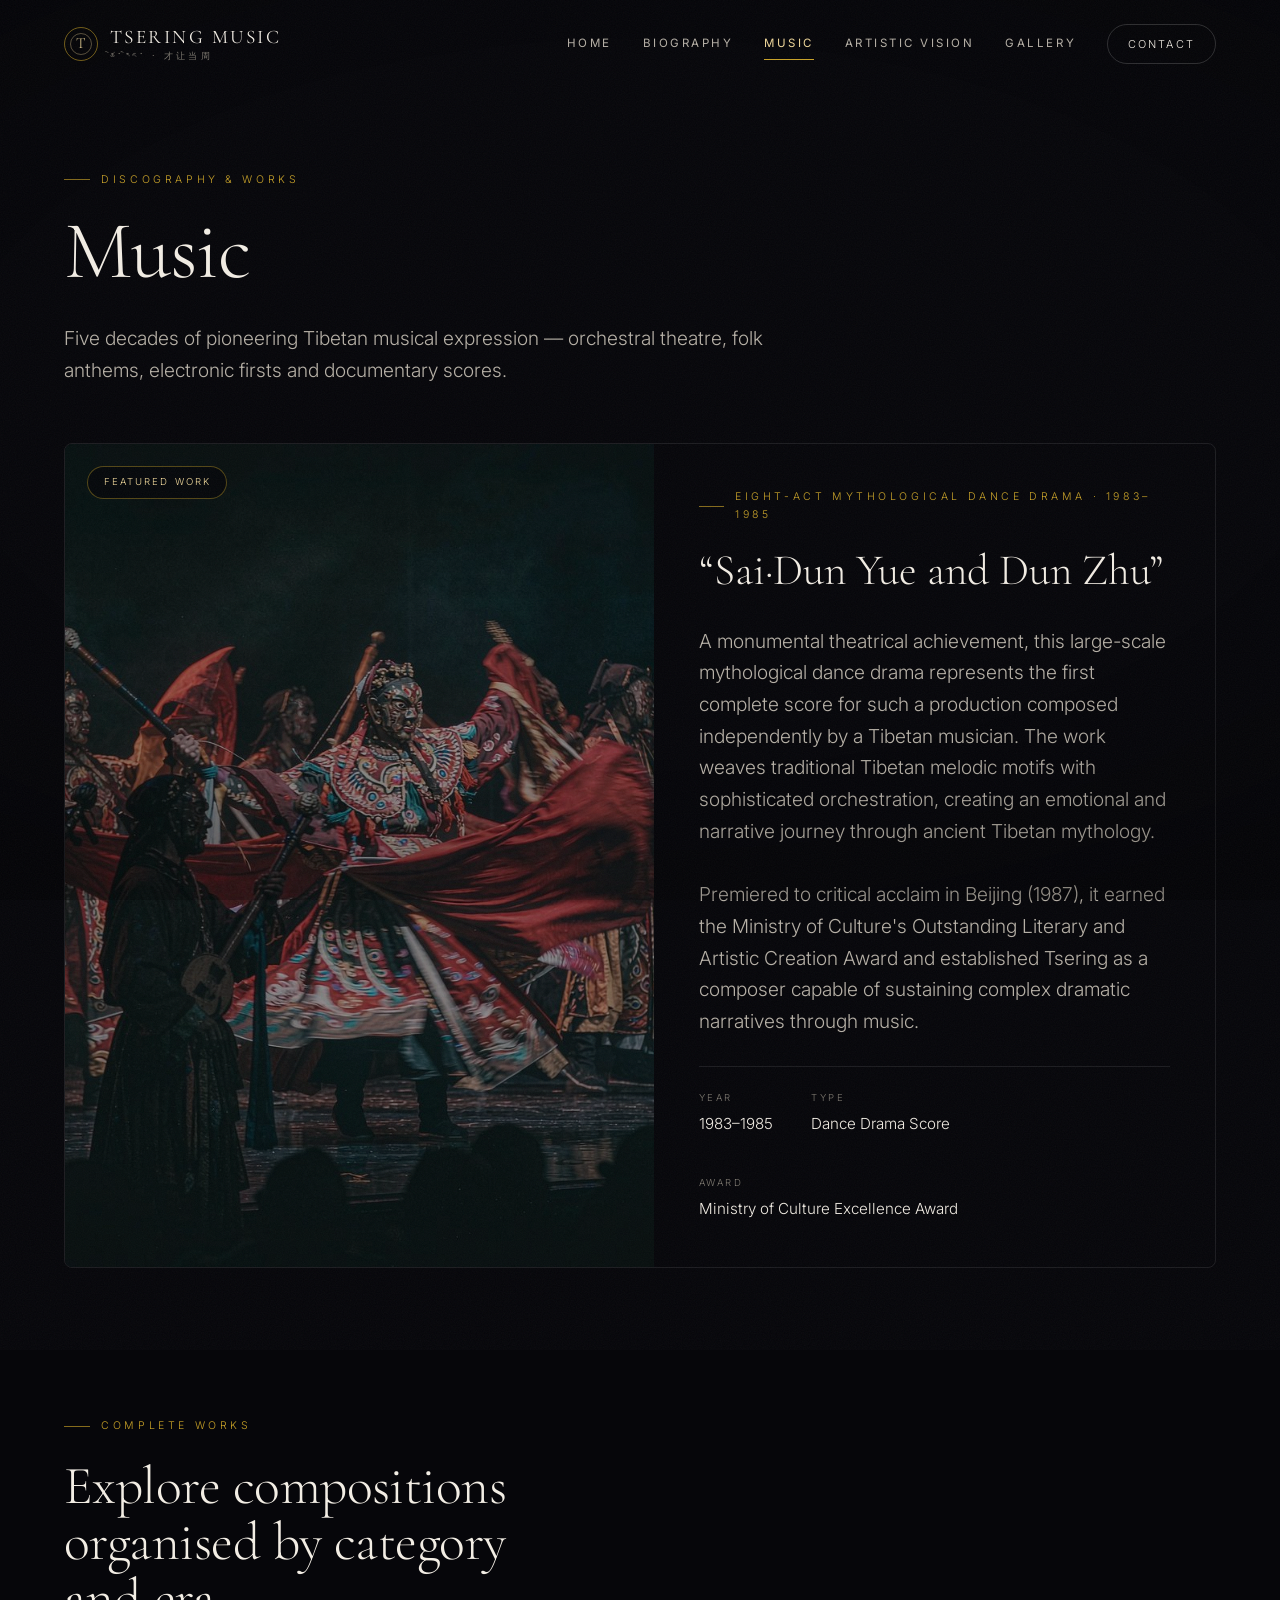
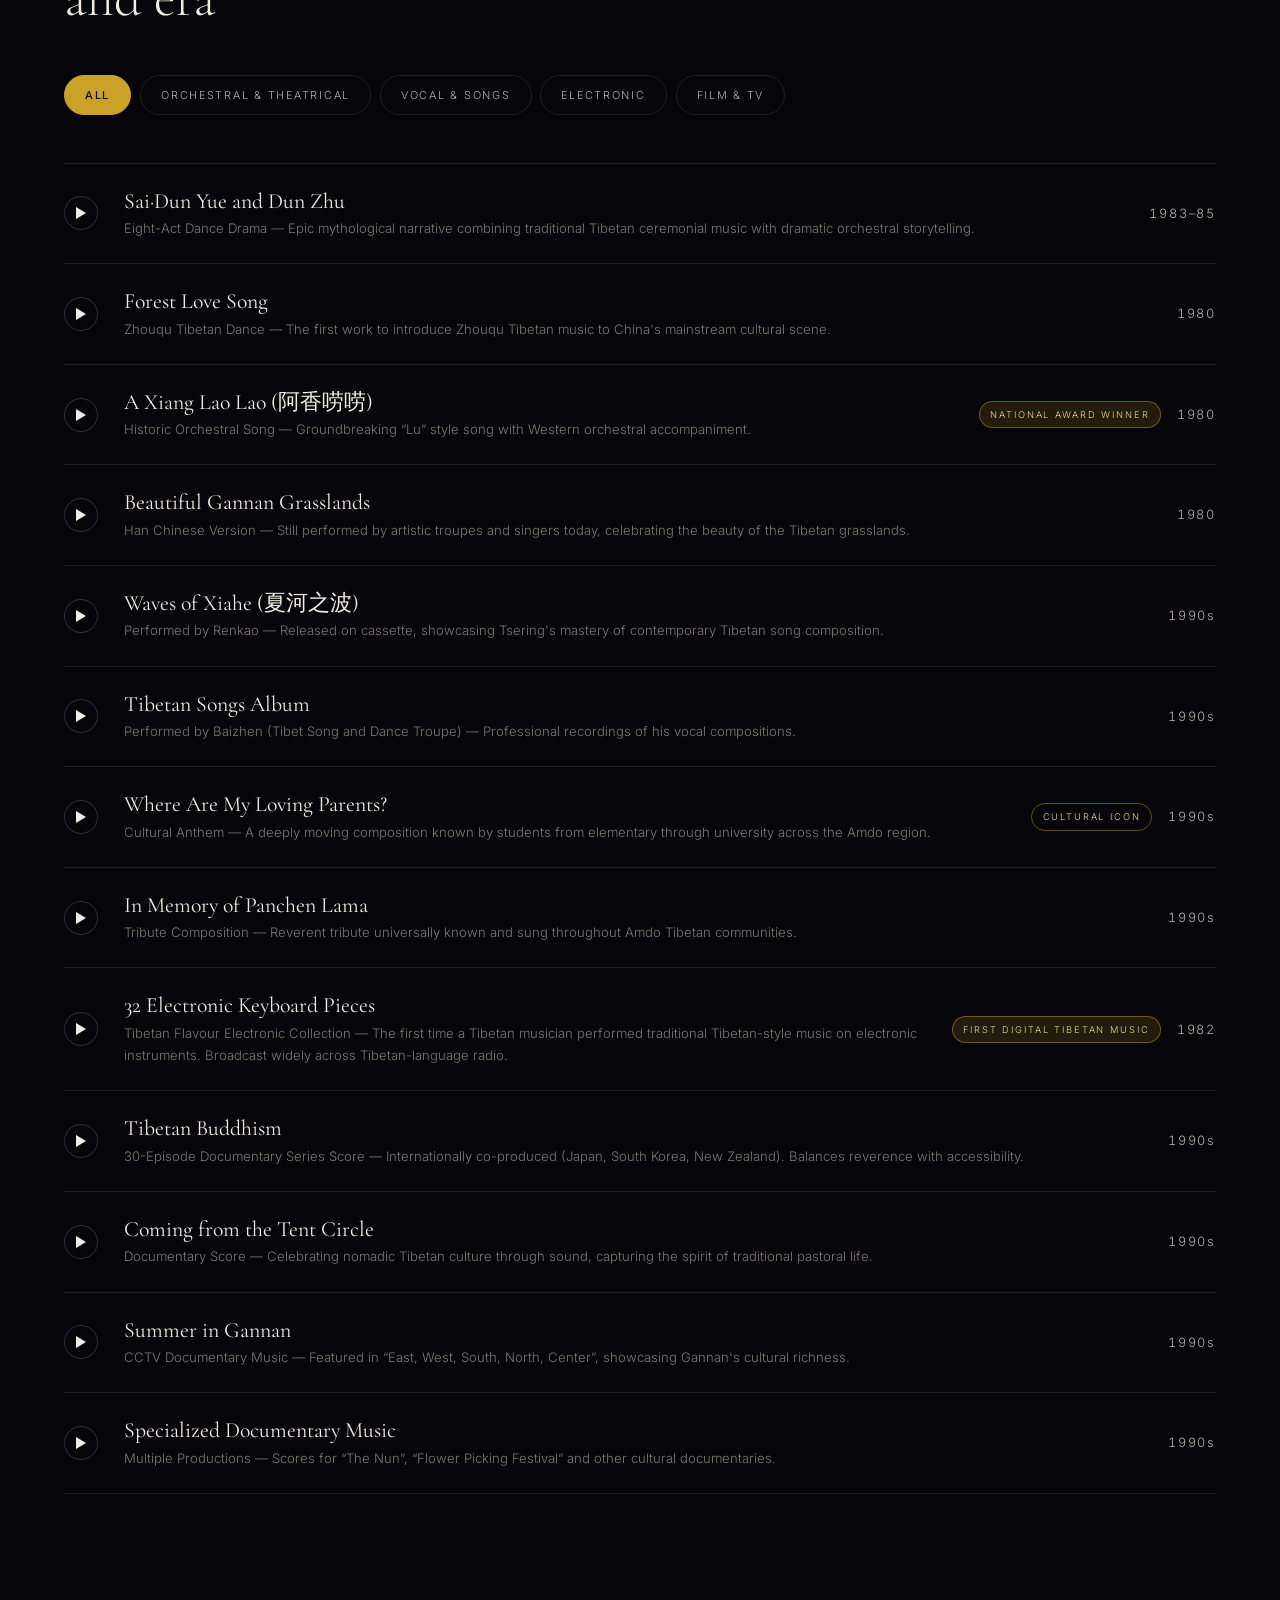
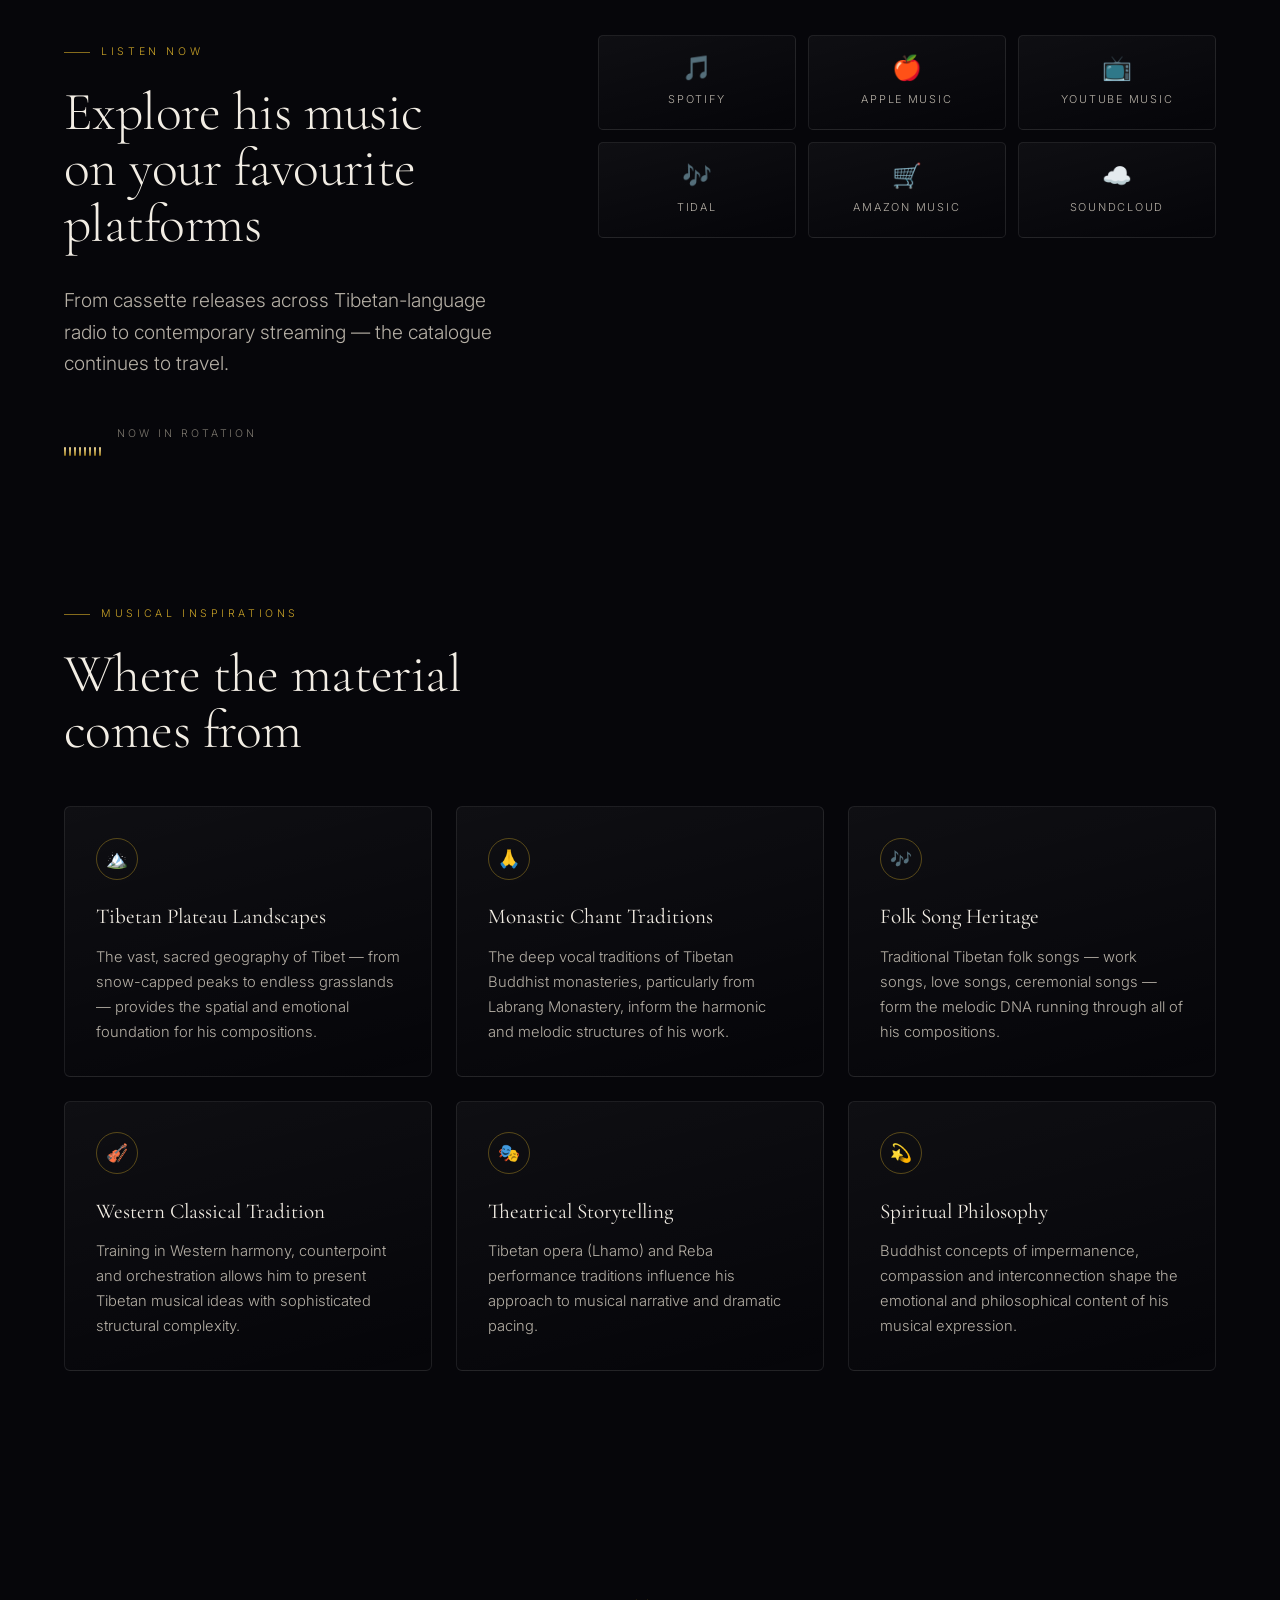
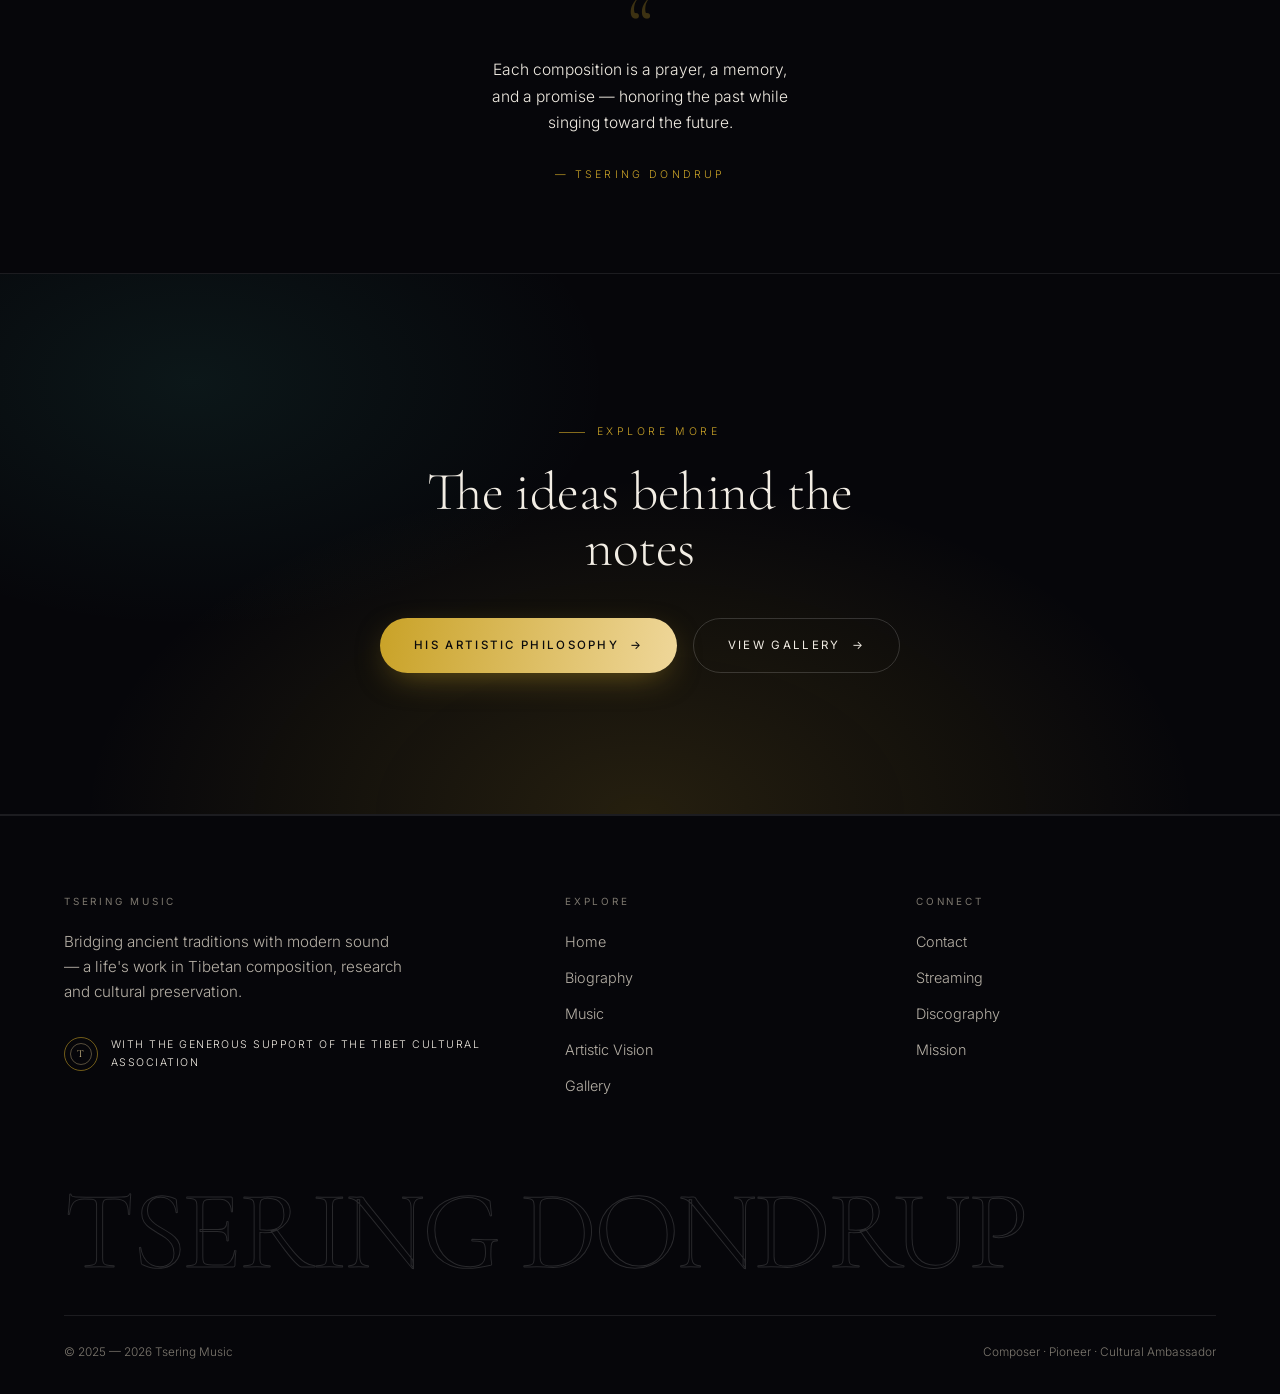
<file: music.html>
<!DOCTYPE html>
<html lang="en">
<head>
<script>document.documentElement.classList.add("js");</script>

<meta charset="UTF-8">
<meta name="viewport" content="width=device-width, initial-scale=1">
<title>Music — Discography &amp; Works | Tsering Music</title>
<meta name="description" content="Discography of Tsering Dondrup: orchestral and theatrical works, vocal compositions, electronic pieces and documentary scores spanning five decades.">
<meta name="theme-color" content="#06060a">
<link rel="preconnect" href="https://fonts.googleapis.com">
<link rel="preconnect" href="https://fonts.gstatic.com" crossorigin>
<link href="https://fonts.googleapis.com/css2?family=Cormorant+Garamond:ital,wght@0,300;0,400;0,500;1,300;1,400&family=Inter:wght@200;300;400;500&display=swap" rel="stylesheet">
<link rel="stylesheet" href="assets/css/style.css">
</head>
<body>

<a class="skip" href="#main">Skip to main content</a>

<div class="loader">
  <div class="loader__inner">
    <div class="loader__mark">Music</div>
    <div class="loader__rule"></div>
    <div class="loader__pct">000 — Loading</div>
  </div>
</div>

<div class="grain" aria-hidden="true"></div>
<div class="vignette" aria-hidden="true"></div>
<div class="progress"><div class="progress__bar"></div></div>

<header class="nav">
  <a class="brand" href="index.html" aria-label="Tsering Music — home">
    <span class="brand__glyph"><span>T</span></span>
    <span class="brand__name">Tsering Music<small>ཚེ་རིང་ · 才让当周</small></span>
  </a>
  <nav class="nav__links" aria-label="Primary">
    <a class="nav__link" href="index.html">Home</a>
    <a class="nav__link" href="biography.html">Biography</a>
    <a class="nav__link is-active" href="music.html">Music</a>
    <a class="nav__link" href="artistic-vision.html">Artistic Vision</a>
    <a class="nav__link" href="gallery.html">Gallery</a>
    <a class="nav__cta" href="contact.html"><span>Contact</span></a>
  </nav>
  <button class="burger" aria-label="Open menu" aria-expanded="false"><i></i><i></i><i></i></button>
</header>

<div class="drawer" id="drawer">
  <a href="index.html">Home</a>
  <a href="biography.html">Biography</a>
  <a href="music.html">Music</a>
  <a href="artistic-vision.html">Artistic Vision</a>
  <a href="gallery.html">Gallery</a>
  <a href="contact.html">Contact</a>
  <p class="drawer__foot">Tibetan Music Researcher · Royal Museum of Musical Instruments, Belgium</p>
</div>

<main id="main">

<!-- ===== HEADER ===== -->
<section class="section" style="padding-bottom:clamp(2rem,5vw,3.5rem);padding-top:clamp(9rem,18vh,13rem)">
  <div class="wrap">
    <p class="eyebrow" data-reveal="fade">Discography &amp; Works</p>
    <h1 class="h-display js-split" data-reveal data-delay="60">Music</h1>
    <p class="lead mt-2" data-reveal data-delay="160">Five decades of pioneering Tibetan musical expression — orchestral theatre, folk anthems, electronic firsts and documentary scores.</p>
  </div>
</section>

<!-- ===== FEATURED WORK ===== -->
<section class="section" style="padding-top:0" id="featured">
  <div class="wrap">
    <div class="feature" data-reveal>
      <div class="feature__media">
        <img src="assets/img/dance-drama.jpg" alt="Scene from the dance drama Sai·Dun Yue and Dun Zhu" loading="lazy">
        <span class="feature__badge">Featured Work</span>
      </div>
      <div class="feature__body">
        <p class="eyebrow">Eight-Act Mythological Dance Drama · 1983–1985</p>
        <h2 class="feature__title">“Sai·Dun Yue and Dun Zhu”</h2>
        <p class="lead mt-2">A monumental theatrical achievement, this large-scale mythological dance drama represents the first complete score for such a production composed independently by a Tibetan musician. The work weaves traditional Tibetan melodic motifs with sophisticated orchestration, creating an emotional and narrative journey through ancient Tibetan mythology.</p>
        <p class="lead mt-2">Premiered to critical acclaim in Beijing (1987), it earned the Ministry of Culture's Outstanding Literary and Artistic Creation Award and established Tsering as a composer capable of sustaining complex dramatic narratives through music.</p>
        <dl class="feature__meta">
          <div><dt>Year</dt><dd>1983–1985</dd></div>
          <div><dt>Type</dt><dd>Dance Drama Score</dd></div>
          <div><dt>Award</dt><dd>Ministry of Culture Excellence Award</dd></div>
        </dl>
      </div>
    </div>
  </div>
</section>

<!-- ===== DISCOGRAPHY ===== -->
<section class="section" id="discography" style="padding-top:0">
  <div class="wrap">
    <p class="eyebrow" data-reveal="fade">Complete Works</p>
    <h2 class="h2" data-reveal data-delay="60" style="max-width:20ch">Explore compositions organised by category and era</h2>

    <div class="filters" data-reveal data-delay="120">
      <button class="filter is-active" data-filter="all">All</button>
      <button class="filter" data-filter="orchestral">Orchestral &amp; Theatrical</button>
      <button class="filter" data-filter="vocal">Vocal &amp; Songs</button>
      <button class="filter" data-filter="electronic">Electronic</button>
      <button class="filter" data-filter="screen">Film &amp; TV</button>
    </div>

    <div class="tracks" data-reveal data-delay="160">
      <!-- Orchestral -->
      <article class="track" data-cat="orchestral">
        <span class="track__play" aria-hidden="true"><svg viewBox="0 0 10 12"><path d="M0 0l10 6-10 6z"/></svg></span>
        <div>
          <h3 class="track__title">Sai·Dun Yue and Dun Zhu</h3>
          <p class="track__sub">Eight-Act Dance Drama — Epic mythological narrative combining traditional Tibetan ceremonial music with dramatic orchestral storytelling.</p>
        </div>
        <div class="track__right"><span class="track__year">1983–85</span></div>
      </article>

      <article class="track" data-cat="orchestral">
        <span class="track__play" aria-hidden="true"><svg viewBox="0 0 10 12"><path d="M0 0l10 6-10 6z"/></svg></span>
        <div>
          <h3 class="track__title">Forest Love Song</h3>
          <p class="track__sub">Zhouqu Tibetan Dance — The first work to introduce Zhouqu Tibetan music to China's mainstream cultural scene.</p>
        </div>
        <div class="track__right"><span class="track__year">1980</span></div>
      </article>

      <!-- Vocal -->
      <article class="track" data-cat="vocal">
        <span class="track__play" aria-hidden="true"><svg viewBox="0 0 10 12"><path d="M0 0l10 6-10 6z"/></svg></span>
        <div>
          <h3 class="track__title">A Xiang Lao Lao (阿香唠唠)</h3>
          <p class="track__sub">Historic Orchestral Song — Groundbreaking “Lu” style song with Western orchestral accompaniment.</p>
        </div>
        <div class="track__right"><span class="badge badge--solid">National Award Winner</span><span class="track__year">1980</span></div>
      </article>

      <article class="track" data-cat="vocal">
        <span class="track__play" aria-hidden="true"><svg viewBox="0 0 10 12"><path d="M0 0l10 6-10 6z"/></svg></span>
        <div>
          <h3 class="track__title">Beautiful Gannan Grasslands</h3>
          <p class="track__sub">Han Chinese Version — Still performed by artistic troupes and singers today, celebrating the beauty of the Tibetan grasslands.</p>
        </div>
        <div class="track__right"><span class="track__year">1980</span></div>
      </article>

      <article class="track" data-cat="vocal">
        <span class="track__play" aria-hidden="true"><svg viewBox="0 0 10 12"><path d="M0 0l10 6-10 6z"/></svg></span>
        <div>
          <h3 class="track__title">Waves of Xiahe (夏河之波)</h3>
          <p class="track__sub">Performed by Renkao — Released on cassette, showcasing Tsering's mastery of contemporary Tibetan song composition.</p>
        </div>
        <div class="track__right"><span class="track__year">1990s</span></div>
      </article>

      <article class="track" data-cat="vocal">
        <span class="track__play" aria-hidden="true"><svg viewBox="0 0 10 12"><path d="M0 0l10 6-10 6z"/></svg></span>
        <div>
          <h3 class="track__title">Tibetan Songs Album</h3>
          <p class="track__sub">Performed by Baizhen (Tibet Song and Dance Troupe) — Professional recordings of his vocal compositions.</p>
        </div>
        <div class="track__right"><span class="track__year">1990s</span></div>
      </article>

      <article class="track" data-cat="vocal">
        <span class="track__play" aria-hidden="true"><svg viewBox="0 0 10 12"><path d="M0 0l10 6-10 6z"/></svg></span>
        <div>
          <h3 class="track__title">Where Are My Loving Parents?</h3>
          <p class="track__sub">Cultural Anthem — A deeply moving composition known by students from elementary through university across the Amdo region.</p>
        </div>
        <div class="track__right"><span class="badge">Cultural Icon</span><span class="track__year">1990s</span></div>
      </article>

      <article class="track" data-cat="vocal">
        <span class="track__play" aria-hidden="true"><svg viewBox="0 0 10 12"><path d="M0 0l10 6-10 6z"/></svg></span>
        <div>
          <h3 class="track__title">In Memory of Panchen Lama</h3>
          <p class="track__sub">Tribute Composition — Reverent tribute universally known and sung throughout Amdo Tibetan communities.</p>
        </div>
        <div class="track__right"><span class="track__year">1990s</span></div>
      </article>

      <!-- Electronic -->
      <article class="track" data-cat="electronic">
        <span class="track__play" aria-hidden="true"><svg viewBox="0 0 10 12"><path d="M0 0l10 6-10 6z"/></svg></span>
        <div>
          <h3 class="track__title">32 Electronic Keyboard Pieces</h3>
          <p class="track__sub">Tibetan Flavour Electronic Collection — The first time a Tibetan musician performed traditional Tibetan-style music on electronic instruments. Broadcast widely across Tibetan-language radio.</p>
        </div>
        <div class="track__right"><span class="badge badge--solid">First Digital Tibetan Music</span><span class="track__year">1982</span></div>
      </article>

      <!-- Screen -->
      <article class="track" data-cat="screen">
        <span class="track__play" aria-hidden="true"><svg viewBox="0 0 10 12"><path d="M0 0l10 6-10 6z"/></svg></span>
        <div>
          <h3 class="track__title">Tibetan Buddhism</h3>
          <p class="track__sub">30-Episode Documentary Series Score — Internationally co-produced (Japan, South Korea, New Zealand). Balances reverence with accessibility.</p>
        </div>
        <div class="track__right"><span class="track__year">1990s</span></div>
      </article>

      <article class="track" data-cat="screen">
        <span class="track__play" aria-hidden="true"><svg viewBox="0 0 10 12"><path d="M0 0l10 6-10 6z"/></svg></span>
        <div>
          <h3 class="track__title">Coming from the Tent Circle</h3>
          <p class="track__sub">Documentary Score — Celebrating nomadic Tibetan culture through sound, capturing the spirit of traditional pastoral life.</p>
        </div>
        <div class="track__right"><span class="track__year">1990s</span></div>
      </article>

      <article class="track" data-cat="screen">
        <span class="track__play" aria-hidden="true"><svg viewBox="0 0 10 12"><path d="M0 0l10 6-10 6z"/></svg></span>
        <div>
          <h3 class="track__title">Summer in Gannan</h3>
          <p class="track__sub">CCTV Documentary Music — Featured in “East, West, South, North, Center”, showcasing Gannan's cultural richness.</p>
        </div>
        <div class="track__right"><span class="track__year">1990s</span></div>
      </article>

      <article class="track" data-cat="screen">
        <span class="track__play" aria-hidden="true"><svg viewBox="0 0 10 12"><path d="M0 0l10 6-10 6z"/></svg></span>
        <div>
          <h3 class="track__title">Specialized Documentary Music</h3>
          <p class="track__sub">Multiple Productions — Scores for “The Nun”, “Flower Picking Festival” and other cultural documentaries.</p>
        </div>
        <div class="track__right"><span class="track__year">1990s</span></div>
      </article>
    </div>
  </div>
</section>

<!-- ===== LISTEN ===== -->
<section class="section" id="listen" style="padding-top:0">
  <div class="wrap">
    <div class="split">
      <div class="split__aside">
        <p class="eyebrow" data-reveal="fade">Listen Now</p>
        <h2 class="h2" data-reveal data-delay="60" style="max-width:14ch">Explore his music on your favourite platforms</h2>
        <p class="lead mt-2" data-reveal data-delay="120">From cassette releases across Tibetan-language radio to contemporary streaming — the catalogue continues to travel.</p>
        <div class="mt-2" data-reveal data-delay="180" style="display:flex;align-items:center;gap:1rem">
          <span class="eq" data-bars="8" style="height:44px"></span>
          <span style="font-size:0.66rem;letter-spacing:0.28em;text-transform:uppercase;color:var(--text-mute)">Now in rotation</span>
        </div>
      </div>
      <div>
        <div class="platforms" data-reveal data-delay="120">
          <a class="platform" href="contact.html"><span class="platform__ico">🎵</span><span class="platform__name">Spotify</span></a>
          <a class="platform" href="contact.html"><span class="platform__ico">🍎</span><span class="platform__name">Apple Music</span></a>
          <a class="platform" href="contact.html"><span class="platform__ico">📺</span><span class="platform__name">YouTube Music</span></a>
          <a class="platform" href="contact.html"><span class="platform__ico">🎶</span><span class="platform__name">Tidal</span></a>
          <a class="platform" href="contact.html"><span class="platform__ico">🛒</span><span class="platform__name">Amazon Music</span></a>
          <a class="platform" href="contact.html"><span class="platform__ico">☁️</span><span class="platform__name">SoundCloud</span></a>
        </div>
      </div>
    </div>
  </div>
</section>

<!-- ===== INSPIRATIONS ===== -->
<section class="section" style="padding-top:0">
  <div class="wrap">
    <p class="eyebrow" data-reveal="fade">Musical Inspirations</p>
    <h2 class="h2" data-reveal data-delay="60" style="max-width:18ch">Where the material comes from</h2>

    <div class="pillars mt-3">
      <article class="pillar" data-reveal data-delay="0">
        <span class="pillar__ico">🏔️</span>
        <h3 class="pillar__title">Tibetan Plateau Landscapes</h3>
        <p class="pillar__text">The vast, sacred geography of Tibet — from snow-capped peaks to endless grasslands — provides the spatial and emotional foundation for his compositions.</p>
      </article>
      <article class="pillar" data-reveal data-delay="60">
        <span class="pillar__ico">🙏</span>
        <h3 class="pillar__title">Monastic Chant Traditions</h3>
        <p class="pillar__text">The deep vocal traditions of Tibetan Buddhist monasteries, particularly from Labrang Monastery, inform the harmonic and melodic structures of his work.</p>
      </article>
      <article class="pillar" data-reveal data-delay="120">
        <span class="pillar__ico">🎶</span>
        <h3 class="pillar__title">Folk Song Heritage</h3>
        <p class="pillar__text">Traditional Tibetan folk songs — work songs, love songs, ceremonial songs — form the melodic DNA running through all of his compositions.</p>
      </article>
      <article class="pillar" data-reveal data-delay="180">
        <span class="pillar__ico">🎻</span>
        <h3 class="pillar__title">Western Classical Tradition</h3>
        <p class="pillar__text">Training in Western harmony, counterpoint and orchestration allows him to present Tibetan musical ideas with sophisticated structural complexity.</p>
      </article>
      <article class="pillar" data-reveal data-delay="240">
        <span class="pillar__ico">🎭</span>
        <h3 class="pillar__title">Theatrical Storytelling</h3>
        <p class="pillar__text">Tibetan opera (Lhamo) and Reba performance traditions influence his approach to musical narrative and dramatic pacing.</p>
      </article>
      <article class="pillar" data-reveal data-delay="300">
        <span class="pillar__ico">💫</span>
        <h3 class="pillar__title">Spiritual Philosophy</h3>
        <p class="pillar__text">Buddhist concepts of impermanence, compassion and interconnection shape the emotional and philosophical content of his musical expression.</p>
      </article>
    </div>
  </div>
</section>

<!-- ===== QUOTE ===== -->
<section class="section section--tight">
  <div class="wrap">
    <blockquote class="quote quote-lg" data-reveal>
      <span class="quote__mark" aria-hidden="true">“</span>
      <p>Each composition is a prayer, a memory, and a promise — honoring the past while singing toward the future.</p>
      <cite>— Tsering Dondrup</cite>
    </blockquote>
  </div>
</section>

<!-- ===== CTA ===== -->
<section class="section cta">
  <div class="cta__bg" aria-hidden="true"></div>
  <div class="wrap">
    <p class="eyebrow" data-reveal="fade" style="justify-content:center">Explore More</p>
    <h2 class="h2" data-reveal data-delay="60" style="max-width:18ch;margin-inline:auto">The ideas behind the notes</h2>
    <div class="btn-row" data-reveal data-delay="140">
      <a class="btn btn--solid" href="artistic-vision.html"><span class="btn__label">His Artistic Philosophy</span><span class="btn__arrow" aria-hidden="true">→</span></a>
      <a class="btn btn--ghost" href="gallery.html"><span class="btn__label">View Gallery</span><span class="btn__arrow" aria-hidden="true">→</span></a>
    </div>
  </div>
</section>

</main>

<footer class="footer">
  <div class="wrap">
    <div class="footer__grid">
      <div>
        <h4>Tsering Music</h4>
        <p class="lead" style="font-size:0.95rem;max-width:38ch">Bridging ancient traditions with modern sound — a life's work in Tibetan composition, research and cultural preservation.</p>
        <div class="footer__support mt-2">
          <span class="brand__glyph"><span>T</span></span>
          <span>With the generous support of the Tibet Cultural Association</span>
        </div>
      </div>
      <div>
        <h4>Explore</h4>
        <ul>
          <li><a href="index.html">Home</a></li>
          <li><a href="biography.html">Biography</a></li>
          <li><a href="music.html">Music</a></li>
          <li><a href="artistic-vision.html">Artistic Vision</a></li>
          <li><a href="gallery.html">Gallery</a></li>
        </ul>
      </div>
      <div>
        <h4>Connect</h4>
        <ul>
          <li><a href="contact.html">Contact</a></li>
          <li><a href="music.html#listen">Streaming</a></li>
          <li><a href="music.html#discography">Discography</a></li>
          <li><a href="artistic-vision.html#mission">Mission</a></li>
        </ul>
      </div>
    </div>
    <div class="footer__big" aria-hidden="true">TSERING DONDRUP</div>
    <div class="footer__legal">
      <span>© 2025 — 2026 Tsering Music</span>
      <span>Composer · Pioneer · Cultural Ambassador</span>
    </div>
  </div>
</footer>

<script src="assets/js/main.js"></script>
</body>
</html>
</file>
<file: assets/css/style.css>
/* ==========================================================================
   TSERING MUSIC — Design System 2026
   "Sacred Plateau" — obsidian base, amber-gold light, cinematic motion
   ========================================================================== */

/* ---------- 1. Tokens ---------- */
:root {
  /* Surfaces */
  --ink:        #06060a;
  --ink-2:      #0b0b12;
  --ink-3:      #12121c;
  --surface:    rgba(255, 255, 255, 0.035);
  --surface-2:  rgba(255, 255, 255, 0.06);
  --hairline:   rgba(255, 255, 255, 0.09);
  --hairline-2: rgba(255, 255, 255, 0.16);

  /* Light */
  --text:       #f2ede4;
  --text-dim:   #b6b0a6;
  --text-mute:  #7d786f;

  /* Accents — prayer-flag palette refined */
  --gold:       #c9a227;
  --gold-lite:  #efd79a;
  --gold-deep:  #8a6d15;
  --saffron:    #e08a3c;
  --vermilion:  #c4503c;
  --turquoise:  #46c2b0;

  /* Type */
  --font-display: 'Cormorant Garamond', 'Times New Roman', serif;
  --font-body:    'Inter', -apple-system, BlinkMacSystemFont, 'Segoe UI', sans-serif;

  /* Fluid type */
  --fs-hero:  clamp(2.35rem, min(7.3vw, 9.8vh), 6.2rem);
  --fs-h1:    clamp(2.6rem, 6.4vw, 6rem);
  --fs-h2:    clamp(2rem, 4.2vw, 3.9rem);
  --fs-h3:    clamp(1.35rem, 2.1vw, 2.05rem);
  --fs-lead:  clamp(1.05rem, 1.5vw, 1.35rem);
  --fs-body:  clamp(0.975rem, 1.05vw, 1.075rem);

  /* Space */
  --gutter:   clamp(1.25rem, 5vw, 5rem);
  --section:  clamp(5rem, 11vw, 11.5rem);
  --maxw:     1440px;

  /* Motion */
  --ease:      cubic-bezier(0.22, 1, 0.36, 1);
  --ease-io:   cubic-bezier(0.65, 0, 0.35, 1);
  --dur:       0.85s;
}

/* ---------- 2. Reset ---------- */
*, *::before, *::after { box-sizing: border-box; }
* { margin: 0; padding: 0; }

html {
  scroll-behavior: smooth;
  -webkit-text-size-adjust: 100%;
}
@media (prefers-reduced-motion: reduce) {
  html { scroll-behavior: auto; }
  *, *::before, *::after {
    animation-duration: 0.01ms !important;
    animation-iteration-count: 1 !important;
    transition-duration: 0.01ms !important;
  }
}

body {
  background: var(--ink);
  color: var(--text);
  font-family: var(--font-body);
  font-size: var(--fs-body);
  line-height: 1.7;
  font-weight: 300;
  overflow-x: hidden;
  -webkit-font-smoothing: antialiased;
  -moz-osx-font-smoothing: grayscale;
  font-feature-settings: 'kern' 1, 'liga' 1;
}

img { display: block; max-width: 100%; height: auto; }
a { color: inherit; text-decoration: none; }
button, input, textarea { font: inherit; color: inherit; }
::selection { background: var(--gold); color: #0b0b0b; }

/* Scrollbar */
::-webkit-scrollbar { width: 9px; }
::-webkit-scrollbar-track { background: var(--ink); }
::-webkit-scrollbar-thumb { background: #26262f; border-radius: 9px; }
::-webkit-scrollbar-thumb:hover { background: var(--gold-deep); }

/* ---------- 3. Global texture layers ---------- */
.grain {
  position: fixed; inset: -50%;
  z-index: 9000;
  pointer-events: none;
  opacity: 0.045;
  background-image: url("data:image/svg+xml,%3Csvg xmlns='http://www.w3.org/2000/svg' width='300' height='300'%3E%3Cfilter id='n'%3E%3CfeTurbulence type='fractalNoise' baseFrequency='0.85' numOctaves='4' stitchTiles='stitch'/%3E%3C/filter%3E%3Crect width='300' height='300' filter='url(%23n)'/%3E%3C/svg%3E");
  animation: grainShift 7s steps(6) infinite;
}
@keyframes grainShift {
  0%,100% { transform: translate(0,0); }
  20% { transform: translate(-4%, 3%); }
  40% { transform: translate(3%, -4%); }
  60% { transform: translate(-3%, -2%); }
  80% { transform: translate(4%, 2%); }
}

.vignette {
  position: fixed; inset: 0;
  z-index: 8000; pointer-events: none;
  background: radial-gradient(120% 90% at 50% 45%, transparent 45%, rgba(0,0,0,0.55) 100%);
}

/* ---------- 4. Scroll progress ---------- */
.progress {
  position: fixed; top: 0; left: 0; right: 0;
  height: 2px; z-index: 9500;
  background: transparent;
}
.progress__bar {
  height: 100%; width: 0%;
  background: linear-gradient(90deg, var(--gold-deep), var(--gold), var(--gold-lite));
  box-shadow: 0 0 14px rgba(201,162,39,0.6);
  transition: width 0.08s linear;
}

/* ---------- 5. Preloader ---------- */
.loader {
  position: fixed; inset: 0; z-index: 10000;
  background: var(--ink);
  display: none; place-items: center;
  transition: opacity 0.9s var(--ease), visibility 0.9s;
}
.js .loader { display: grid; }
.loader.is-done { opacity: 0; visibility: hidden; }
.loader__inner { text-align: center; }
.loader__mark {
  font-family: var(--font-display);
  font-size: clamp(2rem, 5vw, 3.4rem);
  letter-spacing: 0.04em;
  color: var(--gold-lite);
  font-weight: 300;
  opacity: 0; animation: fadeUp 1s var(--ease) 0.1s forwards;
}
.loader__rule {
  width: 0; height: 1px; margin: 1.4rem auto;
  background: linear-gradient(90deg, transparent, var(--gold), transparent);
  animation: ruleGrow 1.6s var(--ease) 0.35s forwards;
}
@keyframes ruleGrow { to { width: 240px; } }
.loader__pct {
  font-size: 0.7rem; letter-spacing: 0.4em; color: var(--text-mute);
  text-transform: uppercase;
}
@keyframes fadeUp { from { opacity:0; transform: translateY(14px);} to {opacity:1; transform:none;} }

/* ---------- 6. Navigation ---------- */
.nav {
  position: fixed; top: 0; left: 0; right: 0;
  z-index: 8500;
  padding: clamp(0.9rem, 2vw, 1.5rem) var(--gutter);
  display: flex; align-items: center; justify-content: space-between;
  gap: 2rem;
  transition: background 0.5s var(--ease), backdrop-filter 0.5s, padding 0.5s var(--ease), border-color 0.5s;
  border-bottom: 1px solid transparent;
}
.nav.is-stuck {
  background: rgba(6,6,10,0.72);
  backdrop-filter: blur(22px) saturate(150%);
  -webkit-backdrop-filter: blur(22px) saturate(150%);
  border-bottom-color: var(--hairline);
  padding-top: 0.75rem; padding-bottom: 0.75rem;
}

.brand { display: flex; align-items: center; gap: 0.75rem; }
.brand__glyph {
  width: 34px; height: 34px; flex: none;
  border-radius: 50%;
  border: 1px solid rgba(201,162,39,0.55);
  display: grid; place-items: center;
  position: relative;
}
.brand__glyph::before {
  content: ''; position: absolute; inset: 5px;
  border-radius: 50%;
  border: 1px solid rgba(239,215,154,0.35);
  animation: pulseRing 4.5s var(--ease-io) infinite;
}
@keyframes pulseRing {
  0%,100% { transform: scale(1); opacity: 0.9; }
  50% { transform: scale(1.22); opacity: 0.25; }
}
.brand__glyph span {
  font-family: var(--font-display); font-size: 0.95rem; color: var(--gold-lite);
}
.brand__name {
  font-family: var(--font-display);
  font-size: 1.2rem; letter-spacing: 0.13em; text-transform: uppercase;
  font-weight: 400; line-height: 1;
}
.brand__name small {
  display: block; font-family: var(--font-body);
  font-size: 0.55rem; letter-spacing: 0.38em; color: var(--text-mute);
  margin-top: 0.32rem; font-weight: 400;
}

.nav__links { display: flex; align-items: center; gap: clamp(1rem, 2.4vw, 2.4rem); }
.nav__link {
  position: relative;
  font-size: 0.72rem; letter-spacing: 0.22em; text-transform: uppercase;
  font-weight: 400; color: var(--text-dim);
  padding: 0.4rem 0;
  transition: color 0.4s var(--ease);
}
.nav__link::after {
  content: ''; position: absolute; left: 0; bottom: 0;
  width: 100%; height: 1px; background: var(--gold);
  transform: scaleX(0); transform-origin: right;
  transition: transform 0.55s var(--ease);
}
.nav__link:hover { color: var(--text); }
.nav__link:hover::after { transform: scaleX(1); transform-origin: left; }
.nav__link.is-active { color: var(--gold-lite); }
.nav__link.is-active::after { transform: scaleX(1); }

.nav__cta {
  display: inline-flex; align-items: center; gap: 0.5rem;
  border: 1px solid var(--hairline-2);
  padding: 0.62rem 1.25rem; border-radius: 100px;
  font-size: 0.68rem; letter-spacing: 0.2em; text-transform: uppercase;
  position: relative; overflow: hidden;
  transition: color 0.45s var(--ease), border-color 0.45s var(--ease);
}
.nav__cta::before {
  content: ''; position: absolute; inset: 0;
  background: linear-gradient(100deg, var(--gold), var(--gold-lite));
  transform: translateY(101%);
  transition: transform 0.55s var(--ease);
  z-index: -1;
}
.nav__cta:hover { color: #0b0b0b; border-color: var(--gold); }
.nav__cta:hover::before { transform: translateY(0); }
.nav__cta span { position: relative; z-index: 1; }
.nav__cta.is-active { border-color: rgba(201,162,39,0.55); color: var(--gold-lite); }

/* Burger */
.burger {
  display: none; width: 44px; height: 44px;
  border: 1px solid var(--hairline-2); border-radius: 50%;
  background: none; cursor: pointer;
  position: relative; flex: none;
}
.burger i {
  position: absolute; left: 50%; width: 17px; height: 1px;
  background: var(--text); transform: translateX(-50%);
  transition: transform 0.4s var(--ease), opacity 0.3s;
}
.burger i:nth-child(1) { top: 17px; }
.burger i:nth-child(2) { top: 22px; }
.burger i:nth-child(3) { top: 27px; }
.burger.is-open i:nth-child(1) { transform: translate(-50%, 5px) rotate(45deg); }
.burger.is-open i:nth-child(2) { opacity: 0; }
.burger.is-open i:nth-child(3) { transform: translate(-50%, -5px) rotate(-45deg); }

/* Mobile drawer */
.drawer {
  position: fixed; inset: 0; z-index: 8400;
  background: var(--ink-2);
  display: flex; flex-direction: column; justify-content: center;
  padding: 6rem var(--gutter) 3rem;
  transform: translateY(-100%);
  transition: transform 0.75s var(--ease);
  overflow-y: auto;
}
.drawer.is-open { transform: translateY(0); }
.drawer a {
  font-family: var(--font-display);
  font-size: clamp(2.2rem, 11vw, 3.6rem);
  line-height: 1.25; font-weight: 300;
  border-bottom: 1px solid var(--hairline);
  padding: 0.55rem 0;
  opacity: 0; transform: translateY(24px);
  transition: opacity 0.6s var(--ease), transform 0.6s var(--ease), color 0.3s;
}
.drawer.is-open a { opacity: 1; transform: none; }
.drawer.is-open a:nth-child(1) { transition-delay: 0.15s; }
.drawer.is-open a:nth-child(2) { transition-delay: 0.22s; }
.drawer.is-open a:nth-child(3) { transition-delay: 0.29s; }
.drawer.is-open a:nth-child(4) { transition-delay: 0.36s; }
.drawer.is-open a:nth-child(5) { transition-delay: 0.43s; }
.drawer.is-open a:nth-child(6) { transition-delay: 0.50s; }
.drawer a:active { color: var(--gold-lite); }
.drawer__foot {
  margin-top: 3rem; font-size: 0.68rem; letter-spacing: 0.28em;
  text-transform: uppercase; color: var(--text-mute);
}

/* ---------- 7. Layout primitives ---------- */
.wrap { max-width: var(--maxw); margin-inline: auto; padding-inline: var(--gutter); }
.section { padding-block: var(--section); position: relative; }
.section--tight { padding-block: clamp(3.5rem, 7vw, 6.5rem); }

.eyebrow {
  display: inline-flex; align-items: center; gap: 0.7rem;
  font-size: 0.66rem; letter-spacing: 0.34em; text-transform: uppercase;
  color: var(--gold);
  margin-bottom: 1.4rem;
}
.eyebrow::before {
  content: ''; width: 26px; height: 1px; background: var(--gold); opacity: 0.65;
}

.h-display {
  font-family: var(--font-display);
  font-size: var(--fs-h1);
  line-height: 0.98; font-weight: 300;
  letter-spacing: -0.015em;
}
.h2 {
  font-family: var(--font-display);
  font-size: var(--fs-h2);
  line-height: 1.05; font-weight: 300; letter-spacing: -0.01em;
}
.h3 {
  font-family: var(--font-display);
  font-size: var(--fs-h3);
  line-height: 1.22; font-weight: 400;
}
.lead {
  font-size: var(--fs-lead);
  line-height: 1.65; color: var(--text-dim); font-weight: 300;
  max-width: 62ch;
}
.muted { color: var(--text-mute); }
.gold { color: var(--gold-lite); }

/* ---------- 8. Buttons ---------- */
.btn {
  display: inline-flex; align-items: center; gap: 0.7rem;
  padding: 1.05rem 2.1rem; border-radius: 100px;
  font-size: 0.72rem; letter-spacing: 0.2em; text-transform: uppercase;
  font-weight: 400; cursor: pointer; border: none;
  position: relative; overflow: hidden; isolation: isolate;
  transition: transform 0.5s var(--ease), box-shadow 0.5s var(--ease), color 0.4s;
}
.btn__label { position: relative; z-index: 2; }
.btn__arrow { position: relative; z-index: 2; transition: transform 0.5s var(--ease); }
.btn:hover .btn__arrow { transform: translateX(5px); }
.btn:hover { transform: translateY(-3px); }

.btn--solid {
  background: linear-gradient(100deg, var(--gold) 0%, var(--gold-lite) 100%);
  color: #0a0a0c; font-weight: 500;
  box-shadow: 0 10px 34px -12px rgba(201,162,39,0.6);
}
.btn--solid:hover { box-shadow: 0 18px 48px -14px rgba(201,162,39,0.8); }

.btn--ghost {
  background: transparent; color: var(--text);
  border: 1px solid var(--hairline-2);
}
.btn--ghost::before {
  content: ''; position: absolute; inset: 0; z-index: 1;
  background: rgba(255,255,255,0.08);
  transform: translateY(101%);
  transition: transform 0.55s var(--ease);
}
.btn--ghost:hover::before { transform: translateY(0); }
.btn--ghost:hover { border-color: var(--gold); }

.btn-row { display: flex; flex-wrap: wrap; gap: 1rem; margin-top: 2.6rem; }
.hero .btn-row { justify-content: center; margin-top: 0; }

/* Text link with animated rule */
.tlink {
  display: inline-flex; align-items: center; gap: 0.55rem;
  font-size: 0.72rem; letter-spacing: 0.2em; text-transform: uppercase;
  color: var(--gold-lite); padding-bottom: 3px;
  border-bottom: 1px solid rgba(201,162,39,0.35);
  transition: border-color 0.4s var(--ease), gap 0.4s var(--ease);
}
.tlink:hover { border-color: var(--gold-lite); gap: 0.95rem; }

/* ---------- 9. Hero ---------- */
.hero {
  position: relative; min-height: 100svh;
  display: flex; align-items: center;
  padding-block: clamp(7.5rem, 15vh, 10.5rem) clamp(4rem, 9vh, 7rem);
  overflow: hidden;
  isolation: isolate;
}
.hero__bg {
  position: absolute; inset: -8% -4% -4%;
  z-index: -3;
  background-image: url('../img/plateau-dawn.jpg');
  background-size: cover; background-position: center 42%;
  will-change: transform;
  filter: saturate(0.85) contrast(1.08) brightness(0.72);
}
.hero__scrim {
  position: absolute; inset: 0; z-index: -2;
  background:
    linear-gradient(180deg, rgba(6,6,10,0.82) 0%, rgba(6,6,10,0.28) 32%, rgba(6,6,10,0.72) 68%, var(--ink) 100%),
    radial-gradient(90% 60% at 22% 78%, rgba(201,162,39,0.20), transparent 62%),
    radial-gradient(70% 55% at 88% 30%, rgba(70,194,176,0.13), transparent 65%);
}

/* aurora blobs */
.hero__aura {
  position: absolute; z-index: -1; pointer-events: none;
  border-radius: 50%; filter: blur(90px); opacity: 0.5;
  mix-blend-mode: screen;
}
.hero__aura--a {
  width: 46vw; height: 46vw; left: -8vw; bottom: -14vw;
  background: radial-gradient(circle, rgba(201,162,39,0.55), transparent 68%);
  animation: driftA 22s var(--ease-io) infinite alternate;
}
.hero__aura--b {
  width: 38vw; height: 38vw; right: -6vw; top: 8vh;
  background: radial-gradient(circle, rgba(70,194,176,0.34), transparent 68%);
  animation: driftB 26s var(--ease-io) infinite alternate;
}
@keyframes driftA { to { transform: translate(9vw, -7vh) scale(1.18); } }
@keyframes driftB { to { transform: translate(-8vw, 9vh) scale(1.12); } }

.hero__inner { position: relative; width: 100%; text-align: center; }

.hero__kicker {
  display: flex; align-items: center; justify-content: center; gap: 1rem; flex-wrap: wrap;
  font-size: 0.68rem; letter-spacing: 0.32em; text-transform: uppercase;
  color: var(--gold-lite); margin-bottom: clamp(1.1rem, 2.6vw, 1.9rem);
}
.hero__kicker i {
  width: 5px; height: 5px; border-radius: 50%; background: var(--gold);
  display: inline-block;
  animation: blink 2.6s var(--ease-io) infinite;
}
@keyframes blink { 0%,100%{opacity:1; transform:scale(1);} 50%{opacity:0.25; transform:scale(0.7);} }

.hero__title {
  font-family: var(--font-display);
  font-size: var(--fs-hero);
  line-height: 1.04; font-weight: 300;
  letter-spacing: -0.012em;
  text-wrap: balance;
  max-width: 24ch;
  margin-inline: auto;
  margin-bottom: clamp(1.1rem, 2.4vw, 1.8rem);
}
.hero__title em {
  font-style: italic;
  color: var(--gold-lite);
  background: linear-gradient(96deg, var(--gold-lite), var(--gold) 45%, var(--saffron));
  -webkit-background-clip: text; background-clip: text;
  -webkit-text-fill-color: transparent;
}
.hero__title em .word > span,
.hero__title em .word {
  background: linear-gradient(96deg, var(--gold-lite), var(--gold) 45%, var(--saffron));
  -webkit-background-clip: text; background-clip: text;
  -webkit-text-fill-color: transparent;
  color: transparent;
}
/* Per-word reveal */
.word { display: inline-block; overflow: hidden; vertical-align: bottom;
  padding-bottom: 0.14em; margin-bottom: -0.14em; }
.word > span {
  display: inline-block; transform: translateY(112%);
  transition: transform 1.05s var(--ease);
}
.is-ready .word > span { transform: translateY(0); }

.hero__sub {
  font-family: var(--font-display);
  font-size: clamp(1.05rem, 1.7vw, 1.5rem);
  font-style: italic; font-weight: 300;
  color: var(--text-dim); max-width: 42ch; line-height: 1.5;
  margin-inline: auto;
  margin-bottom: clamp(1.6rem, 3.4vw, 2.6rem);
}

.hero__meta {
  display: grid; grid-template-columns: minmax(0, 1fr);
  gap: clamp(0.9rem, 2.4vw, 1.4rem);
  margin-top: clamp(2.2rem, 5vw, 3.6rem);
  padding-top: clamp(1.4rem, 2.6vw, 2rem);
  border-top: 1px solid var(--hairline);
  text-align: center;
}
.hero__meta div { max-width: 22ch; margin-inline: auto; }
@media (min-width: 540px) {
  .hero__meta { grid-template-columns: repeat(2, minmax(0, 1fr)); gap: clamp(1.3rem, 3vw, 2.2rem) clamp(1.5rem, 4.4vw, 3.6rem); }
}
@media (min-width: 760px) {
  .hero__meta { display: flex; justify-content: center; }
}
@media (max-width: 539px) {
  .hero { padding-block: 6.4rem 3rem; }
  .hero__sub { font-size: 1rem; margin-bottom: 1.2rem; }
  .hero .btn-row { gap: 0.7rem; }
  .hero__meta { margin-top: 1.7rem; gap: 0.75rem; padding-top: 1.2rem; }
  .hero__meta dd { font-size: 1rem; }
}
.hero__meta dt {
  font-size: 0.62rem; letter-spacing: 0.3em; text-transform: uppercase;
  color: var(--text-mute); margin-bottom: 0.45rem;
}
.hero__meta dd {
  font-family: var(--font-display); font-size: 1.12rem; font-weight: 400;
  color: var(--text);
}

/* Waveform equalizer */
.eq {
  display: flex; align-items: flex-end; gap: 3px; height: 34px;
}
.eq i {
  width: 2px; background: linear-gradient(180deg, var(--gold-lite), var(--gold-deep));
  border-radius: 2px; height: 20%;
  animation: eqBounce 1.25s var(--ease-io) infinite alternate;
}
@keyframes eqBounce { from { height: 14%; } to { height: 100%; } }

/* Scroll cue */
.scroll-cue {
  position: absolute; bottom: 1.6rem; right: var(--gutter);
  display: flex; align-items: center; gap: 0.7rem;
  font-size: 0.6rem; letter-spacing: 0.3em; text-transform: uppercase;
  color: var(--text-mute);
}
.scroll-cue__line {
  width: 46px; height: 1px; background: var(--hairline-2); position: relative; overflow: hidden;
}
.scroll-cue__line::after {
  content: ''; position: absolute; inset: 0; background: var(--gold);
  animation: slide 2.4s var(--ease-io) infinite;
}
@keyframes slide {
  0% { transform: translateX(-100%); }
  60%,100% { transform: translateX(100%); }
}

/* ---------- 10. Marquee ---------- */
.marquee {
  border-block: 1px solid var(--hairline);
  background: var(--ink-2);
  overflow: hidden; padding-block: 1.05rem;
  display: flex;
}
.marquee__track {
  display: flex; gap: 3rem; flex: none;
  padding-right: 3rem;
  animation: marquee 38s linear infinite;
  white-space: nowrap;
}
.marquee:hover .marquee__track { animation-play-state: paused; }
@keyframes marquee { to { transform: translateX(-100%); } }
.marquee__item {
  font-family: var(--font-display);
  font-size: clamp(1rem, 1.7vw, 1.5rem);
  letter-spacing: 0.02em; color: var(--text-dim);
  display: inline-flex; align-items: center; gap: 3rem;
}
.marquee__item::after {
  content: ''; width: 5px; height: 5px; border-radius: 50%;
  background: var(--gold); flex: none; opacity: 0.8;
}

/* ---------- 11. Intro / split ---------- */
.split {
  display: grid; gap: clamp(2.5rem, 6vw, 6rem);
  grid-template-columns: 1fr;
  align-items: start;
}
@media (min-width: 900px) {
  .split { grid-template-columns: 0.85fr 1.15fr; }
}
.split__aside { position: relative; }
@media (min-width: 900px) {
  .split__aside { position: sticky; top: 8rem; }
}

.portrait {
  position: relative; border-radius: 4px; overflow: hidden;
  aspect-ratio: 4/5;
  background: var(--ink-3);
}
.portrait img {
  width: 100%; height: 100%; object-fit: cover; object-position: center 22%;
  filter: grayscale(0.25) contrast(1.06);
  transition: transform 1.4s var(--ease), filter 1.4s var(--ease);
}
.portrait:hover img { transform: scale(1.045); filter: grayscale(0) contrast(1.1); }
.portrait::after {
  content: ''; position: absolute; inset: 0;
  background: linear-gradient(180deg, transparent 45%, rgba(6,6,10,0.75));
}
.portrait__cap {
  position: absolute; left: 1.5rem; bottom: 1.35rem; z-index: 2;
}
.portrait__cap strong {
  display: block; font-family: var(--font-display);
  font-size: 1.5rem; font-weight: 400; letter-spacing: 0.01em;
}
.portrait__cap span {
  font-size: 0.62rem; letter-spacing: 0.3em; text-transform: uppercase;
  color: var(--gold-lite);
}
.portrait__frame {
  position: absolute; inset: 12px; border: 1px solid rgba(239,215,154,0.22);
  border-radius: 2px; z-index: 2; pointer-events: none;
}

.prose p {
  color: var(--text-dim); margin-bottom: 1.5rem; max-width: 68ch;
}
.prose p:first-of-type {
  font-size: 1.1em; color: var(--text);
}
.prose strong { color: var(--text); font-weight: 500; }

/* ---------- 12. Bento grid ---------- */
.bento {
  display: grid; gap: clamp(0.75rem, 1.4vw, 1.15rem);
  grid-template-columns: 1fr;
  margin-top: clamp(3rem, 6vw, 5rem);
}
@media (min-width: 720px) { .bento { grid-template-columns: repeat(2, 1fr); } }
@media (min-width: 1080px) { .bento { grid-template-columns: repeat(6, 1fr); grid-auto-rows: minmax(190px, auto); } }

.card {
  position: relative; overflow: hidden;
  border: 1px solid var(--hairline);
  border-radius: 6px;
  background: linear-gradient(165deg, rgba(255,255,255,0.045), rgba(255,255,255,0.012));
  padding: clamp(1.4rem, 2.4vw, 2.2rem);
  display: flex; flex-direction: column; justify-content: flex-end;
  min-height: 190px;
  transition: border-color 0.55s var(--ease), transform 0.55s var(--ease), background 0.55s var(--ease);
}
/* spotlight follows cursor */
.card::before {
  content: ''; position: absolute; inset: 0; pointer-events: none;
  background: radial-gradient(320px circle at var(--mx,50%) var(--my,50%), rgba(201,162,39,0.13), transparent 68%);
  opacity: 0; transition: opacity 0.5s var(--ease);
}
.card:hover { border-color: rgba(201,162,39,0.4); transform: translateY(-4px); }
.card:hover::before { opacity: 1; }

@media (min-width: 1080px) {
  .bento .card--wide  { grid-column: span 3; }
  .bento .card--tall  { grid-column: span 3; grid-row: span 2; }
  .bento .card--half  { grid-column: span 2; }
  .bento .card--third { grid-column: span 3; }
}
.card--img { padding: 0; }
.card--img img {
  position: absolute; inset: 0; width: 100%; height: 100%; object-fit: cover;
  filter: brightness(0.55) saturate(0.9);
  transition: transform 1.5s var(--ease), filter 1s var(--ease);
}
.card--img:hover img { transform: scale(1.07); filter: brightness(0.68) saturate(1); }
.card--img .card__body {
  position: relative; z-index: 2;
  padding: clamp(1.4rem, 2.4vw, 2.2rem);
  background: linear-gradient(0deg, rgba(6,6,10,0.9) 10%, rgba(6,6,10,0.15) 62%, transparent);
  width: 100%; min-height: 100%;
  display: flex; flex-direction: column; justify-content: flex-end;
}
.card__num {
  font-family: var(--font-display); font-size: 0.95rem;
  color: var(--gold); letter-spacing: 0.1em; margin-bottom: auto;
  display: block;
}
.card__title { font-family: var(--font-display); font-size: 1.42rem; font-weight: 400; line-height: 1.15; }
.card__text { font-size: 0.9rem; color: var(--text-dim); margin-top: 0.6rem; max-width: 40ch; }
.card__tag {
  display: inline-block; margin-top: 1rem;
  font-size: 0.6rem; letter-spacing: 0.26em; text-transform: uppercase;
  color: var(--gold-lite);
}

/* ---------- 13. Timeline (horizontal scroll) ---------- */
.timeline-outer { position: relative; }
.timeline {
  display: flex; gap: clamp(1rem, 2vw, 1.6rem);
  overflow-x: auto; scroll-snap-type: x mandatory;
  padding-bottom: 1.5rem; margin-top: clamp(2.5rem, 5vw, 4rem);
  scrollbar-width: thin;
}
.timeline::-webkit-scrollbar { height: 3px; }
.timeline::-webkit-scrollbar-thumb { background: var(--gold-deep); }
.tl-item {
  flex: 0 0 min(85vw, 380px); scroll-snap-align: start;
  border-left: 1px solid var(--hairline);
  padding: 0 0 0 1.6rem; position: relative;
}
.tl-item::before {
  content: ''; position: absolute; left: -4px; top: 0.55rem;
  width: 7px; height: 7px; border-radius: 50%;
  background: var(--gold);
  box-shadow: 0 0 0 5px rgba(201,162,39,0.14);
}
.tl-item__year {
  font-family: var(--font-display); font-size: 2.4rem; font-weight: 300;
  color: var(--gold-lite); line-height: 1; letter-spacing: -0.01em;
  display: block; margin-bottom: 0.85rem;
}
.tl-item__title { font-family: var(--font-display); font-size: 1.32rem; font-weight: 400; margin-bottom: 0.55rem; }
.tl-item__text { font-size: 0.92rem; color: var(--text-dim); }
.tl-hint {
  font-size: 0.62rem; letter-spacing: 0.28em; text-transform: uppercase;
  color: var(--text-mute); margin-top: 0.5rem;
}

/* Vertical timeline (biography) */
.vtl { position: relative; margin-top: clamp(2.5rem, 6vw, 4.5rem); }
.vtl::before {
  content: ''; position: absolute; left: clamp(76px, 15vw, 156px); top: 0; bottom: 0;
  width: 1px; background: linear-gradient(180deg, transparent, var(--hairline-2) 8%, var(--hairline-2) 92%, transparent);
}
.vtl-item {
  display: grid; grid-template-columns: clamp(76px, 15vw, 156px) 1fr;
  gap: clamp(1rem, 3vw, 2.5rem);
  padding-block: clamp(1.8rem, 4vw, 3rem);
  position: relative;
}
.vtl-item__num {
  font-family: var(--font-display);
  font-size: clamp(2.4rem, 5vw, 4.2rem); font-weight: 300; line-height: 0.9;
  color: transparent;
  -webkit-text-stroke: 1px rgba(201,162,39,0.55);
  letter-spacing: -0.02em;
}
.vtl-item__title { font-family: var(--font-display); font-size: var(--fs-h3); font-weight: 400; margin-bottom: 0.9rem; }
.vtl-item__body p { color: var(--text-dim); margin-bottom: 1rem; max-width: 66ch; }
.vtl-item__body p:last-child { margin-bottom: 0; }

/* Fact list */
.facts { border-top: 1px solid var(--hairline); margin-top: 2rem; }
.facts div {
  display: grid; grid-template-columns: minmax(120px, 200px) 1fr;
  gap: 1.2rem; padding-block: 1rem;
  border-bottom: 1px solid var(--hairline);
}
.facts dt {
  font-size: 0.64rem; letter-spacing: 0.26em; text-transform: uppercase;
  color: var(--text-mute); padding-top: 0.25rem;
}
.facts dd { color: var(--text); font-size: 0.95rem; }

/* ---------- 14. Stats ---------- */
.stats {
  display: grid; grid-template-columns: repeat(2, 1fr);
  gap: clamp(1.5rem, 3vw, 2.5rem);
}
@media (min-width: 860px) { .stats { grid-template-columns: repeat(4, 1fr); } }
.stat { border-top: 1px solid var(--hairline); padding-top: 1.35rem; }
.stat__num {
  font-family: var(--font-display);
  font-size: clamp(2.6rem, 6vw, 4.6rem); font-weight: 300; line-height: 1;
  letter-spacing: -0.025em;
  background: linear-gradient(180deg, var(--text), var(--gold) 130%);
  -webkit-background-clip: text; background-clip: text; color: transparent;
}
.stat__label {
  font-size: 0.64rem; letter-spacing: 0.26em; text-transform: uppercase;
  color: var(--text-mute); margin-top: 0.75rem;
}

/* ---------- 15. Pull quote ---------- */
.quote {
  position: relative; text-align: center;
  max-width: 22ch; margin-inline: auto;
}
.quote-lg {
  max-width: 30ch;
}
.quote blockquote {
  font-family: var(--font-display);
  font-size: clamp(1.7rem, 4vw, 3.4rem);
  font-weight: 300; font-style: italic; line-height: 1.22;
  letter-spacing: -0.015em;
}
.quote cite {
  display: block; margin-top: 1.8rem;
  font-family: var(--font-body); font-style: normal;
  font-size: 0.66rem; letter-spacing: 0.3em; text-transform: uppercase;
  color: var(--gold);
}
.quote__mark {
  font-family: var(--font-display); font-size: 5rem; line-height: 0.6;
  color: rgba(201,162,39,0.28); display: block; margin-bottom: 0.5rem;
}

/* ---------- 16. Discography ---------- */
.filters {
  display: flex; flex-wrap: wrap; gap: 0.55rem;
  margin-block: clamp(2rem, 4vw, 3rem);
}
.filter {
  background: transparent; border: 1px solid var(--hairline);
  border-radius: 100px; padding: 0.6rem 1.25rem; cursor: pointer;
  font-size: 0.68rem; letter-spacing: 0.16em; text-transform: uppercase;
  color: var(--text-dim);
  transition: all 0.4s var(--ease);
}
.filter:hover { border-color: var(--hairline-2); color: var(--text); }
.filter.is-active {
  background: var(--gold); border-color: var(--gold); color: #0a0a0c; font-weight: 500;
}

.tracks { border-top: 1px solid var(--hairline); }
.track {
  display: grid; grid-template-columns: 34px 1fr auto;
  gap: clamp(0.85rem, 2vw, 1.6rem); align-items: center;
  padding-block: clamp(1.1rem, 2vw, 1.5rem);
  border-bottom: 1px solid var(--hairline);
  position: relative; cursor: pointer;
  transition: padding-left 0.5s var(--ease), background 0.5s var(--ease);
}
.track::before {
  content: ''; position: absolute; left: 0; bottom: -1px; height: 1px; width: 0;
  background: var(--gold); transition: width 0.7s var(--ease);
}
.track:hover { padding-left: 0.9rem; background: rgba(255,255,255,0.022); }
.track:hover::before { width: 100%; }
.track.is-hidden { display: none; }
.track__play {
  width: 34px; height: 34px; border-radius: 50%;
  border: 1px solid var(--hairline-2);
  display: grid; place-items: center; flex: none;
  transition: background 0.45s var(--ease), border-color 0.45s, transform 0.45s var(--ease);
}
.track:hover .track__play { background: var(--gold); border-color: var(--gold); transform: scale(1.08); }
.track__play svg { width: 10px; height: 12px; fill: var(--text); transition: fill 0.4s; }
.track:hover .track__play svg { fill: #0a0a0c; }
.track__title { font-family: var(--font-display); font-size: clamp(1.1rem, 1.7vw, 1.45rem); font-weight: 400; line-height: 1.2; }
.track__sub { font-size: 0.82rem; color: var(--text-mute); margin-top: 0.2rem; }
.track__right { display: flex; align-items: center; gap: 1rem; }
.track__year { font-size: 0.8rem; letter-spacing: 0.14em; color: var(--text-dim); font-variant-numeric: tabular-nums; }
.badge {
  font-size: 0.58rem; letter-spacing: 0.2em; text-transform: uppercase;
  padding: 0.3rem 0.65rem; border-radius: 100px;
  border: 1px solid rgba(201,162,39,0.45); color: var(--gold-lite);
  white-space: nowrap;
}
.badge--solid { background: rgba(201,162,39,0.14); }

/* Featured work */
.feature {
  position: relative; overflow: hidden; border-radius: 8px;
  border: 1px solid var(--hairline);
  display: grid; grid-template-columns: 1fr;
}
@media (min-width: 940px) { .feature { grid-template-columns: 1.05fr 1fr; } }
.feature__media { position: relative; min-height: 320px; overflow: hidden; }
.feature__media img {
  position: absolute; inset: 0; width: 100%; height: 100%; object-fit: cover;
  filter: brightness(0.62) saturate(0.95) contrast(1.05);
  transition: transform 1.6s var(--ease);
}
.feature:hover .feature__media img { transform: scale(1.06); }
.feature__badge {
  position: absolute; top: 1.4rem; left: 1.4rem; z-index: 2;
  background: rgba(6,6,10,0.65); backdrop-filter: blur(10px);
  border: 1px solid rgba(201,162,39,0.4);
  padding: 0.45rem 0.95rem; border-radius: 100px;
  font-size: 0.6rem; letter-spacing: 0.22em; text-transform: uppercase; color: var(--gold-lite);
}
.feature__body { padding: clamp(1.6rem, 3.5vw, 3.2rem); display: flex; flex-direction: column; justify-content: center; }
.feature__title { font-family: var(--font-display); font-size: clamp(1.8rem, 3.4vw, 2.9rem); font-weight: 300; line-height: 1.08; }
.feature__meta {
  display: flex; flex-wrap: wrap; gap: clamp(1.2rem, 3vw, 2.6rem);
  margin-top: 1.8rem; padding-top: 1.4rem; border-top: 1px solid var(--hairline);
}
.feature__meta dt { font-size: 0.6rem; letter-spacing: 0.26em; text-transform: uppercase; color: var(--text-mute); }
.feature__meta dd { font-size: 0.95rem; margin-top: 0.3rem; }

/* ---------- 17. Streaming grid ---------- */
.platforms { display: grid; grid-template-columns: repeat(2, 1fr); gap: 0.75rem; }
@media (min-width: 640px) { .platforms { grid-template-columns: repeat(3, 1fr); } }
.platform {
  border: 1px solid var(--hairline); border-radius: 5px;
  padding: 1.3rem 1.1rem; text-align: center;
  display: flex; flex-direction: column; align-items: center; gap: 0.6rem;
  transition: all 0.5s var(--ease);
  background: linear-gradient(165deg, rgba(255,255,255,0.04), transparent);
}
.platform:hover { border-color: rgba(201,162,39,0.45); transform: translateY(-4px); background: rgba(201,162,39,0.06); }
.platform__ico { font-size: 1.5rem; line-height: 1; }
.platform__name { font-size: 0.68rem; letter-spacing: 0.16em; text-transform: uppercase; color: var(--text-dim); }

/* ---------- 18. Gallery ---------- */
.gallery {
  columns: 1; column-gap: clamp(0.75rem, 1.4vw, 1.15rem);
  margin-top: clamp(2.5rem, 5vw, 4rem);
}
@media (min-width: 640px) { .gallery { columns: 2; } }
@media (min-width: 1024px) { .gallery { columns: 3; } }
.shot {
  break-inside: avoid; margin-bottom: clamp(0.75rem, 1.4vw, 1.15rem);
  position: relative; overflow: hidden; border-radius: 5px;
  border: 1px solid var(--hairline);
  cursor: pointer; background: var(--ink-3);
  display: block; width: 100%; padding: 0;
}
.shot img {
  width: 100%; filter: brightness(0.72) saturate(0.92);
  transition: transform 1.4s var(--ease), filter 0.9s var(--ease);
}
.shot:hover img { transform: scale(1.06); filter: brightness(0.95) saturate(1.05); }
.shot__cap {
  position: absolute; inset: auto 0 0 0; z-index: 2;
  padding: 2.4rem 1.2rem 1.1rem;
  background: linear-gradient(0deg, rgba(6,6,10,0.94), transparent);
  transform: translateY(12px); opacity: 0;
  transition: transform 0.6s var(--ease), opacity 0.6s var(--ease);
}
.shot:hover .shot__cap { transform: none; opacity: 1; }
.shot__cap strong { font-family: var(--font-display); font-size: 1.15rem; font-weight: 400; display: block; }
.shot__cap span { font-size: 0.62rem; letter-spacing: 0.24em; text-transform: uppercase; color: var(--gold-lite); }

/* Lightbox */
.lightbox {
  position: fixed; inset: 0; z-index: 9600;
  background: rgba(4,4,7,0.94);
  backdrop-filter: blur(8px);
  display: grid; place-items: center;
  padding: var(--gutter);
  opacity: 0; visibility: hidden;
  transition: opacity 0.45s var(--ease), visibility 0.45s;
}
.lightbox.is-open { opacity: 1; visibility: visible; }
.lightbox img {
  max-width: min(1100px, 100%); max-height: 82vh; object-fit: contain;
  border-radius: 4px; transform: scale(0.96);
  transition: transform 0.55s var(--ease);
}
.lightbox.is-open img { transform: none; }
.lightbox__cap { margin-top: 1.2rem; text-align: center; color: var(--text-dim); font-size: 0.85rem; }
.lightbox__close {
  position: absolute; top: 1.6rem; right: var(--gutter);
  width: 46px; height: 46px; border-radius: 50%;
  border: 1px solid var(--hairline-2); background: none; cursor: pointer;
  color: var(--text); font-size: 1.1rem; line-height: 1;
  transition: background 0.4s, transform 0.4s var(--ease);
}
.lightbox__close:hover { background: rgba(255,255,255,0.1); transform: rotate(90deg); }

/* ---------- 19. Principles (vision) ---------- */
.principles { display: grid; gap: 0; border-top: 1px solid var(--hairline); }
.principle {
  display: grid; grid-template-columns: 1fr; gap: clamp(1rem, 3vw, 3rem);
  padding-block: clamp(2rem, 4vw, 3.4rem);
  border-bottom: 1px solid var(--hairline);
  transition: background 0.6s var(--ease);
  position: relative;
}
@media (min-width: 900px) {
  .principle { grid-template-columns: 78px 0.9fr 1.1fr; align-items: start; }
}
.principle:hover { background: rgba(255,255,255,0.02); }
.principle__num {
  font-family: var(--font-display); font-size: 1.3rem; color: var(--gold); letter-spacing: 0.06em;
}
.principle__title { font-family: var(--font-display); font-size: var(--fs-h3); font-weight: 400; }
.principle__body p { color: var(--text-dim); margin-bottom: 1.1rem; }
.principle__body blockquote {
  font-family: var(--font-display); font-style: italic; font-size: 1.12rem;
  color: var(--gold-lite); border-left: 1px solid rgba(201,162,39,0.45);
  padding-left: 1.2rem; line-height: 1.5;
}

/* ---------- 20. Pillars / icon grid ---------- */
.pillars { display: grid; gap: clamp(1rem, 2vw, 1.5rem); grid-template-columns: 1fr; }
@media (min-width: 620px) { .pillars { grid-template-columns: repeat(2, 1fr); } }
@media (min-width: 1000px) { .pillars { grid-template-columns: repeat(3, 1fr); } }
.pillar {
  border: 1px solid var(--hairline); border-radius: 6px;
  padding: clamp(1.4rem, 2.4vw, 2rem);
  background: linear-gradient(165deg, rgba(255,255,255,0.04), transparent);
  transition: border-color 0.5s var(--ease), transform 0.5s var(--ease);
}
.pillar:hover { border-color: rgba(201,162,39,0.4); transform: translateY(-4px); }
.pillar__ico {
  width: 42px; height: 42px; border-radius: 50%;
  border: 1px solid rgba(201,162,39,0.4);
  display: grid; place-items: center; margin-bottom: 1.2rem;
  font-size: 1.1rem;
}
.pillar__title { font-family: var(--font-display); font-size: 1.32rem; font-weight: 400; margin-bottom: 0.6rem; }
.pillar__text { font-size: 0.92rem; color: var(--text-dim); }

/* ---------- 21. Contact form ---------- */
.form { display: grid; gap: 1.15rem; max-width: 640px; margin-top: 2.5rem; }
.field { position: relative; }
.field label {
  display: block; font-size: 0.62rem; letter-spacing: 0.24em; text-transform: uppercase;
  color: var(--text-mute); margin-bottom: 0.55rem;
}
.field input, .field textarea {
  width: 100%; background: rgba(255,255,255,0.035);
  border: 1px solid var(--hairline); border-radius: 4px;
  padding: 0.95rem 1.1rem; color: var(--text);
  font-size: 0.95rem; font-weight: 300;
  transition: border-color 0.4s var(--ease), background 0.4s var(--ease);
  outline: none;
}
.field input:focus, .field textarea:focus {
  border-color: var(--gold); background: rgba(201,162,39,0.05);
}
.field textarea { min-height: 150px; resize: vertical; }
.form__note { font-size: 0.78rem; color: var(--text-mute); }
.form__ok {
  display: none; margin-top: 1.2rem; padding: 1rem 1.2rem;
  border: 1px solid rgba(70,194,176,0.45); border-radius: 4px;
  background: rgba(70,194,176,0.08); color: var(--turquoise); font-size: 0.9rem;
}
.form__ok.is-shown { display: block; animation: fadeUp 0.6s var(--ease); }

/* ---------- 22. CTA band ---------- */
.cta {
  position: relative; overflow: hidden;
  text-align: center;
  border-top: 1px solid var(--hairline);
  border-bottom: 1px solid var(--hairline);
}
.cta__bg {
  position: absolute; inset: 0; z-index: -1;
  background:
    radial-gradient(70% 100% at 50% 100%, rgba(201,162,39,0.16), transparent 62%),
    radial-gradient(50% 70% at 15% 20%, rgba(70,194,176,0.09), transparent 65%);
}
.cta .btn-row { justify-content: center; }

/* ---------- 23. Footer ---------- */
.footer {
  border-top: 1px solid var(--hairline);
  padding-top: clamp(3rem, 6vw, 5.5rem);
  padding-bottom: 2rem;
  background: var(--ink);
}
.footer__grid {
  display: grid; gap: clamp(2rem, 4vw, 3.5rem); grid-template-columns: 1fr;
}
@media (min-width: 780px) { .footer__grid { grid-template-columns: 1.5fr 1fr 1fr; } }
.footer h4 {
  font-size: 0.62rem; letter-spacing: 0.28em; text-transform: uppercase;
  color: var(--text-mute); font-weight: 400; margin-bottom: 1.2rem;
}
.footer ul { list-style: none; display: grid; gap: 0.6rem; }
.footer ul a {
  font-size: 0.9rem; color: var(--text-dim);
  transition: color 0.35s var(--ease), padding-left 0.35s var(--ease);
}
.footer ul a:hover { color: var(--gold-lite); padding-left: 0.4rem; }
.footer__big {
  font-family: var(--font-display);
  font-size: clamp(2.2rem, 9vw, 7rem); line-height: 0.92; font-weight: 300;
  letter-spacing: -0.03em; margin-top: clamp(3rem, 7vw, 5rem);
  color: transparent; -webkit-text-stroke: 1px rgba(255,255,255,0.14);
  white-space: nowrap; overflow: hidden;
  user-select: none;
}
.footer__legal {
  display: flex; flex-wrap: wrap; gap: 1rem 2rem; justify-content: space-between;
  align-items: center; margin-top: 2rem; padding-top: 1.6rem;
  border-top: 1px solid var(--hairline);
  font-size: 0.74rem; color: var(--text-mute);
}
.footer__support { display: flex; align-items: center; gap: 0.8rem; }
.footer__support span { letter-spacing: 0.14em; text-transform: uppercase; font-size: 0.66rem; }

/* ---------- 24. Reveal animations ---------- */
.js [data-reveal] {
  opacity: 0; transform: translateY(28px);
  transition: opacity 1s var(--ease), transform 1s var(--ease);
}
.js [data-reveal].is-in { opacity: 1; transform: none; }
.js [data-reveal="fade"] { transform: none; }
.js [data-reveal="left"] { transform: translateX(-36px); }
.js [data-reveal="right"] { transform: translateX(36px); }
.js [data-reveal="scale"] { transform: scale(0.94); }
.js [data-reveal="mask"] { opacity: 1; transform: none; clip-path: inset(0 100% 0 0); transition: clip-path 1.25s var(--ease); }
.js [data-reveal="mask"].is-in { clip-path: inset(0 0 0 0); }

/* ---------- 25. Responsive nav switch ---------- */
@media (max-width: 980px) {
  .nav__links { display: none; }
  .burger { display: block; }
}

/* ---------- 26. Utility ---------- */
.sr-only {
  position: absolute; width: 1px; height: 1px; padding: 0; margin: -1px;
  overflow: hidden; clip: rect(0,0,0,0); white-space: nowrap; border: 0;
}
.skip {
  position: absolute; left: -9999px; top: 0; z-index: 10001;
  background: var(--gold); color: #0a0a0c; padding: 0.8rem 1.4rem;
  font-size: 0.8rem;
}
.skip:focus { left: 0; }
.center { text-align: center; }
.mx-auto { margin-inline: auto; }
.mt-0 { margin-top: 0; }
.mb-1 { margin-bottom: 1rem; }
.mb-2 { margin-bottom: 2rem; }
.mt-2 { margin-top: 2rem; }
.mt-3 { margin-top: 3rem; }
.stack-lg > * + * { margin-top: clamp(1.5rem, 3vw, 2.5rem); }
</file>
